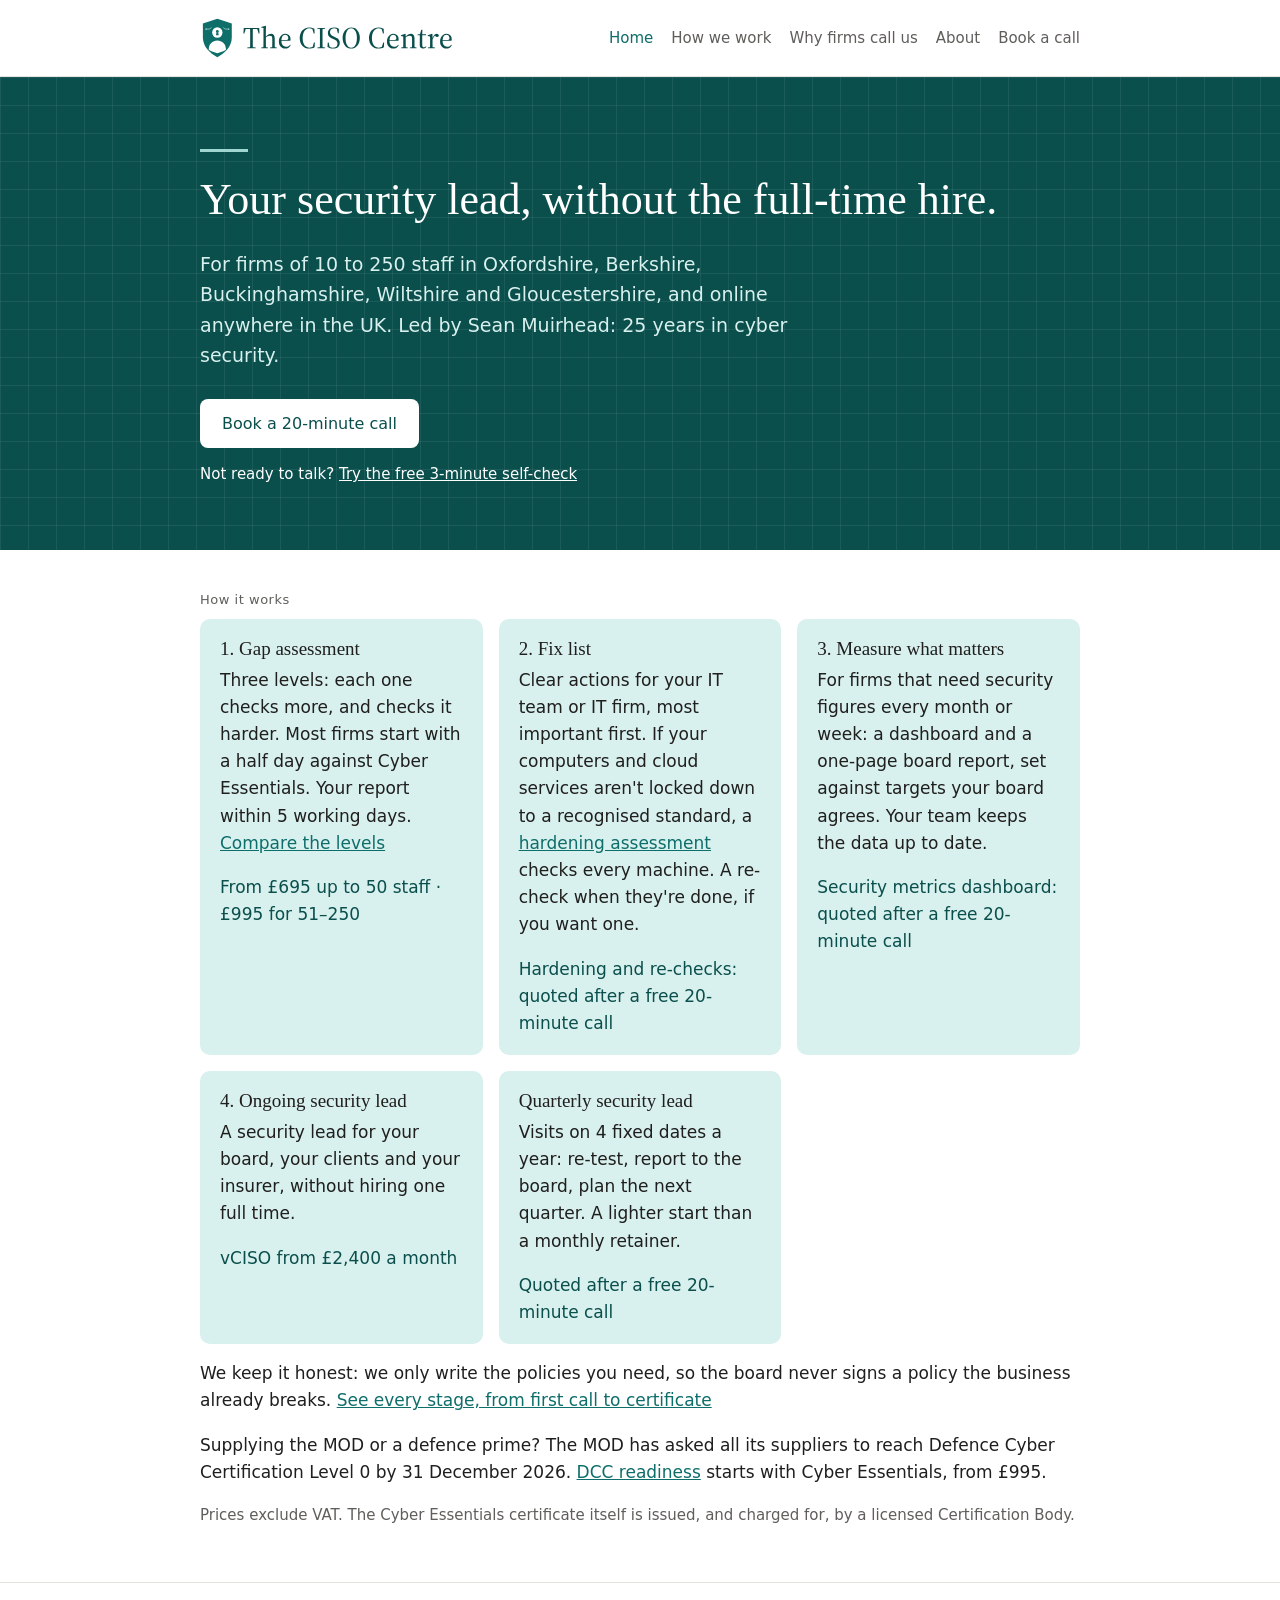
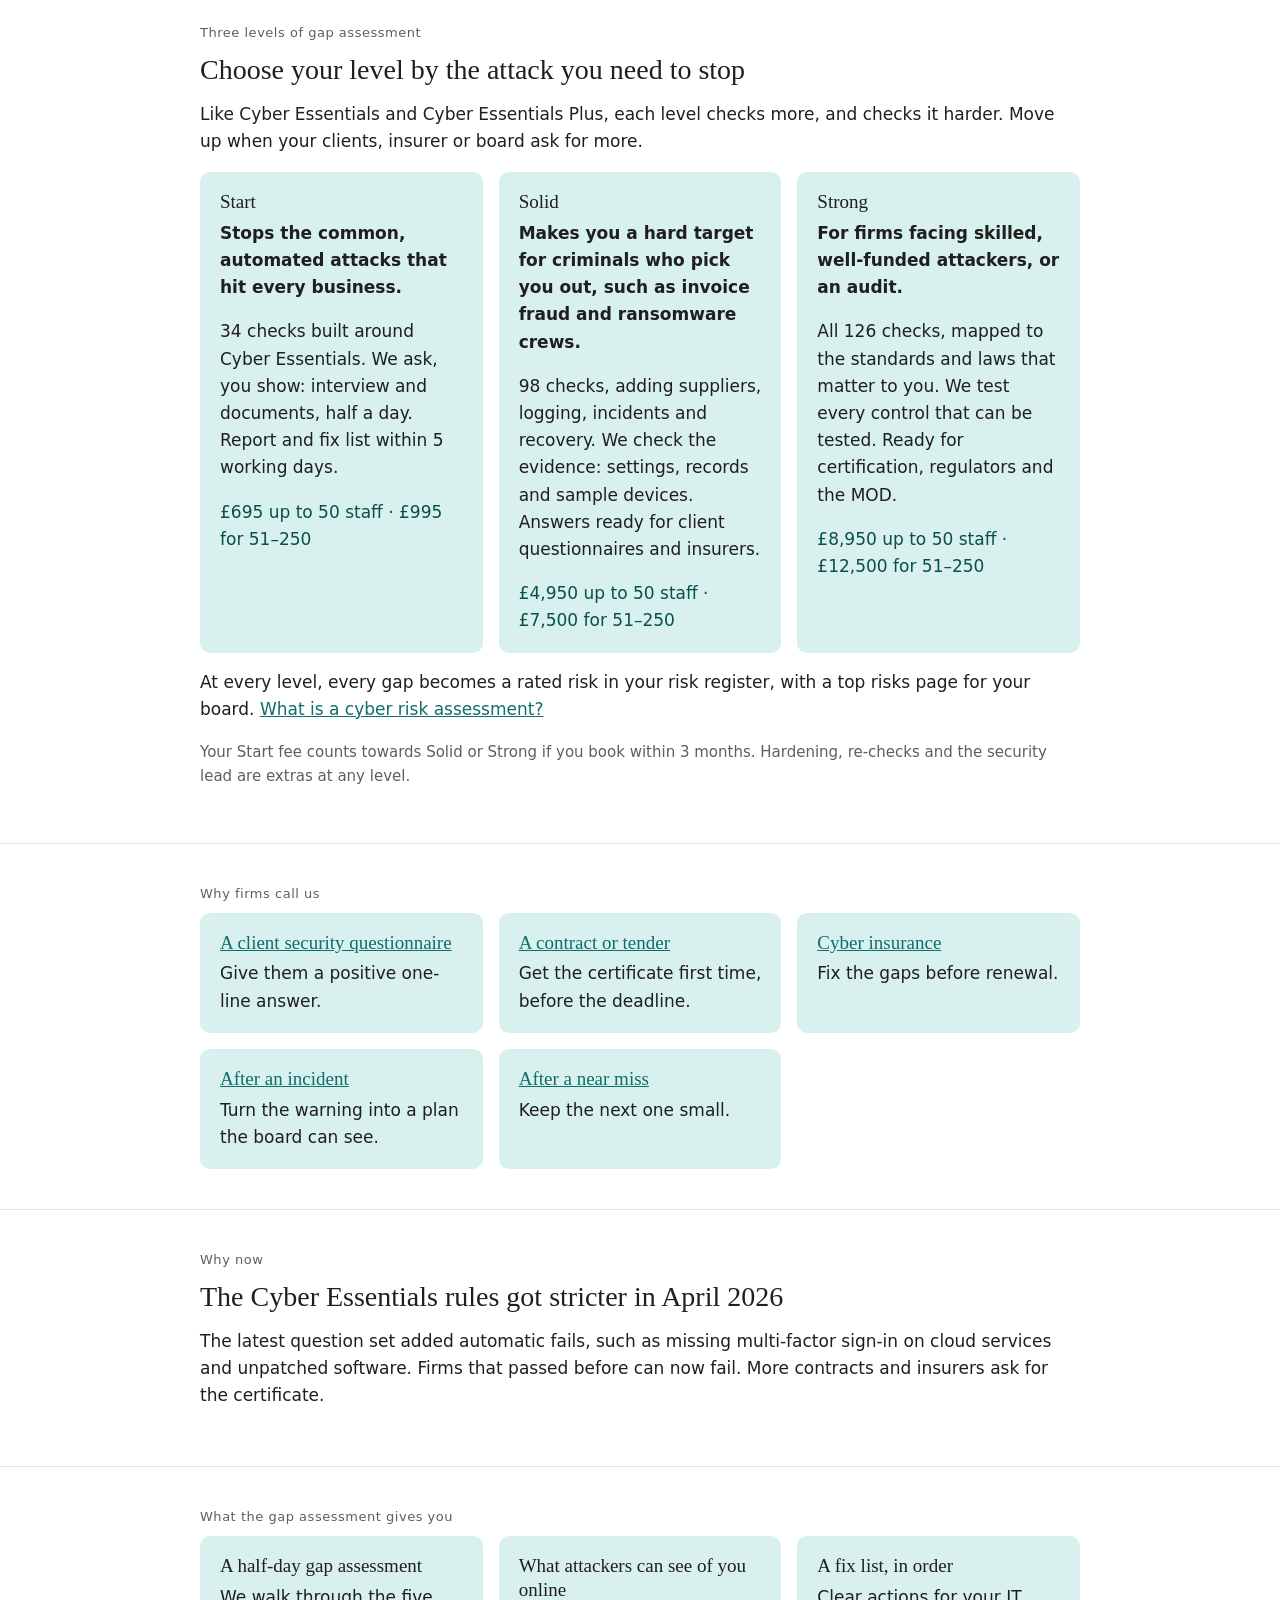
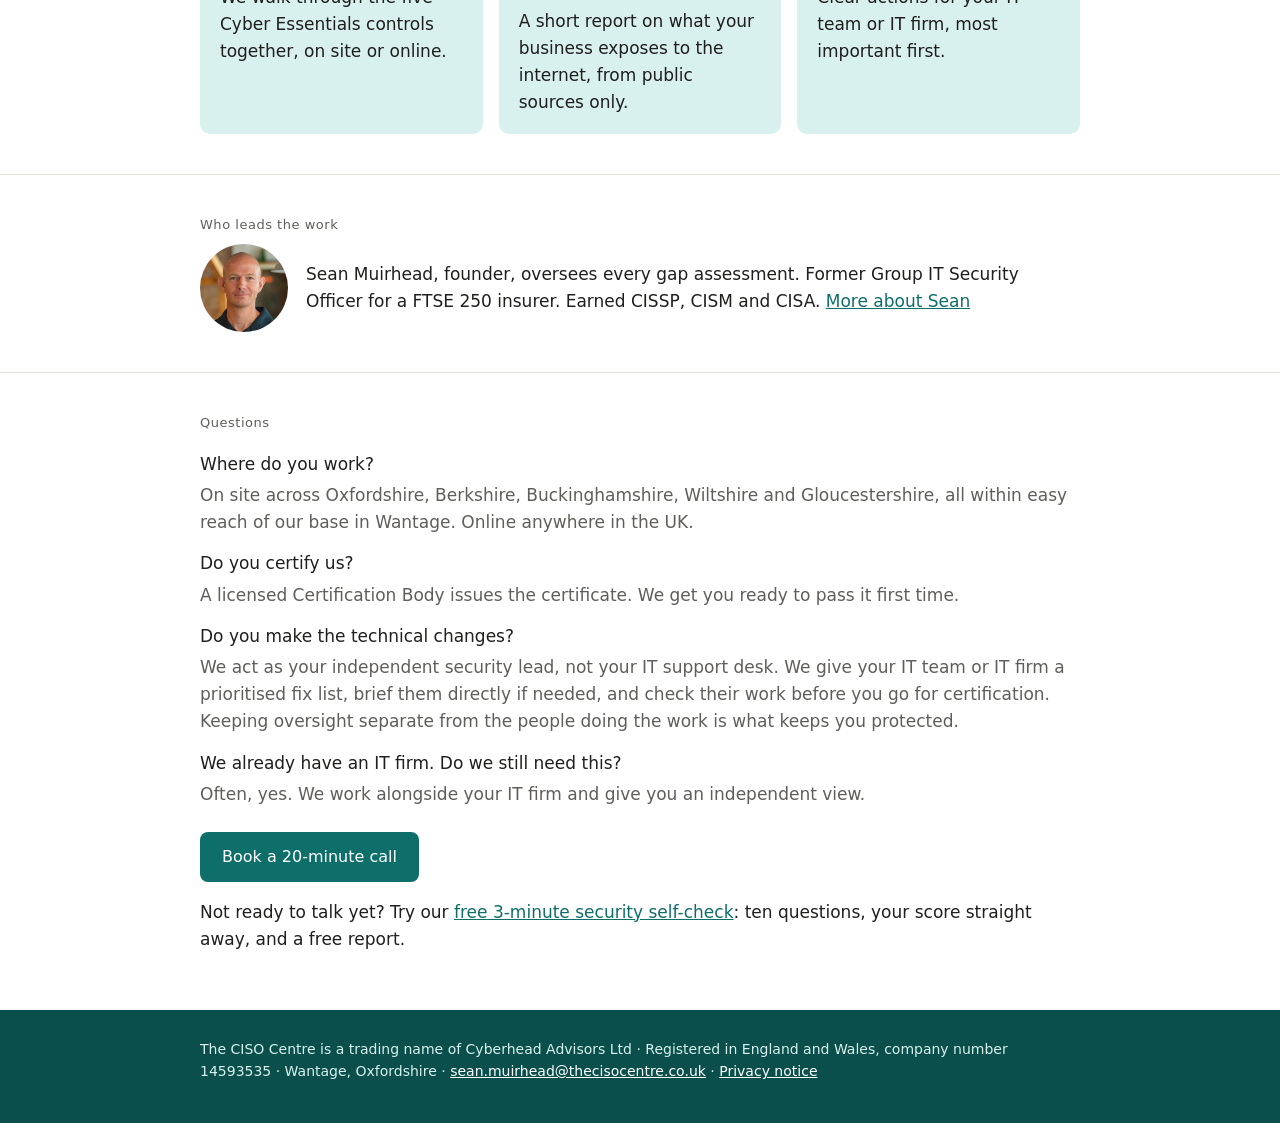
<file: index.html>
<!doctype html>
<html lang="en-GB">
<head>
<meta charset="utf-8">
<meta name="viewport" content="width=device-width, initial-scale=1">
<title>The CISO Centre · Your security lead, without the full-time hire</title>
<link rel="canonical" href="https://thecisocentre.co.uk/">
<meta name="description" content="The CISO Centre: your security lead, without the full-time hire. For firms of 10 to 250 staff in Oxfordshire and nearby counties, and online across the UK. Gap assessment from £695.">
<link rel="stylesheet" href="assets/site.css">
<link rel="icon" type="image/png" sizes="32x32" href="assets/brand/ciso-centre-icon-32.png">
<link rel="apple-touch-icon" href="assets/brand/ciso-centre-icon-180.png">
<script>document.documentElement.classList.add('js')</script>
</head>
<body>
<header class="site-header"><div class="wrap">
  <a class="brand" href="./"><img src="assets/brand/ciso-centre-logo-short.svg" alt="The CISO Centre" height="44"></a>
  <button class="nav-toggle" type="button" aria-controls="site-nav" aria-expanded="false" aria-label="Menu"><span class="nav-toggle-bar"></span><span class="nav-toggle-bar"></span><span class="nav-toggle-bar"></span></button>
  <nav class="nav" id="site-nav" aria-label="Main">
    <a href="./" aria-current="page">Home</a>
    <a href="how-we-work/">How we work</a>
    <a href="./#why">Why firms call us</a>
    <a href="about/">About</a>
    <a href="book/">Book a call</a>
  </nav>
</div></header>

<main>
  <section class="hero"><div class="wrap">
    <div class="hero-rule"></div>
    <h1>Your security lead, without the full-time hire.</h1>
    <p class="lead">For firms of 10 to 250 staff in Oxfordshire, Berkshire, Buckinghamshire, Wiltshire and Gloucestershire, and online anywhere in the UK. Led by Sean Muirhead: 25 years in cyber security.</p>
    <a class="button" data-booking href="book/">Book a 20-minute call</a>
    <p class="hero-alt">Not ready to talk? <a href="https://check.thecisocentre.co.uk/">Try the free 3-minute self-check</a></p>
  </div></section>

  <section class="section"><div class="wrap">
    <p class="section-label">How it works</p>
    <div class="grid-3">
      <div class="tile"><h3>1. Gap assessment</h3><p>Three levels: each one checks more, and checks it harder. Most firms start with a half day against Cyber Essentials. Your report within 5 working days. <a href="#levels">Compare the levels</a></p><p class="price-tag">From £695 up to 50 staff · £995 for 51–250</p></div>
      <div class="tile"><h3>2. Fix list</h3><p>Clear actions for your IT team or IT firm, most important first. If your computers and cloud services aren't locked down to a recognised standard, a <a href="hardening/">hardening assessment</a> checks every machine. A re-check when they're done, if you want one.</p><p class="price-tag">Hardening and re-checks: quoted after a free 20-minute call</p></div>
      <div class="tile"><h3>3. Measure what matters</h3><p>For firms that need security figures every month or week: a dashboard and a one-page board report, set against targets your board agrees. Your team keeps the data up to date.</p><p class="price-tag">Security metrics dashboard: quoted after a free 20-minute call</p></div>
      <div class="tile"><h3>4. Ongoing security lead</h3><p>A security lead for your board, your clients and your insurer, without hiring one full time.</p><p class="price-tag">vCISO from £2,400 a month</p></div>
      <div class="tile"><h3>Quarterly security lead</h3><p>Visits on 4 fixed dates a year: re-test, report to the board, plan the next quarter. A lighter start than a monthly retainer.</p><p class="price-tag">Quoted after a free 20-minute call</p></div>
    </div>
    <p style="margin-top:16px">We keep it honest: we only write the policies you need, so the board never signs a policy the business already breaks. <a href="how-we-work/">See every stage, from first call to certificate</a></p>
    <p style="margin-top:16px">Supplying the MOD or a defence prime? The MOD has asked all its suppliers to reach Defence Cyber Certification Level 0 by 31 December 2026. <a href="how-we-work/">DCC readiness</a> starts with Cyber Essentials, from £995.</p>
    <p class="note" style="margin-top:16px">Prices exclude VAT. The Cyber Essentials certificate itself is issued, and charged for, by a licensed Certification Body.</p>
  </div></section>

  <section class="section" id="levels"><div class="wrap">
    <p class="section-label">Three levels of gap assessment</p>
    <h2>Choose your level by the attack you need to stop</h2>
    <p>Like Cyber Essentials and Cyber Essentials Plus, each level checks more, and checks it harder. Move up when your clients, insurer or board ask for more.</p>
    <div class="grid-3">
      <div class="tile"><h3>Start</h3><p><strong>Stops the common, automated attacks that hit every business.</strong></p><p>34 checks built around Cyber Essentials. We ask, you show: interview and documents, half a day. Report and fix list within 5 working days.</p><p class="price-tag">£695 up to 50 staff · £995 for 51–250</p></div>
      <div class="tile"><h3>Solid</h3><p><strong>Makes you a hard target for criminals who pick you out, such as invoice fraud and ransomware crews.</strong></p><p>98 checks, adding suppliers, logging, incidents and recovery. We check the evidence: settings, records and sample devices. Answers ready for client questionnaires and insurers.</p><p class="price-tag">£4,950 up to 50 staff · £7,500 for 51–250</p></div>
      <div class="tile"><h3>Strong</h3><p><strong>For firms facing skilled, well-funded attackers, or an audit.</strong></p><p>All 126 checks, mapped to the standards and laws that matter to you. We test every control that can be tested. Ready for certification, regulators and the MOD.</p><p class="price-tag">£8,950 up to 50 staff · £12,500 for 51–250</p></div>
    </div>
    <p style="margin-top:16px">At every level, every gap becomes a rated risk in your risk register, with a top risks page for your board. <a href="risk-assessment/">What is a cyber risk assessment?</a></p>
    <p class="note" style="margin-top:16px">Your Start fee counts towards Solid or Strong if you book within 3 months. Hardening, re-checks and the security lead are extras at any level.</p>
  </div></section>

  <section class="section" id="why"><div class="wrap">
    <p class="section-label">Why firms call us</p>
    <div class="grid-3">
      <div class="tile"><h3><a href="questionnaire/">A client security questionnaire</a></h3><p>Give them a positive one-line answer.</p></div>
      <div class="tile"><h3><a href="contracts/">A contract or tender</a></h3><p>Get the certificate first time, before the deadline.</p></div>
      <div class="tile"><h3><a href="insurance/">Cyber insurance</a></h3><p>Fix the gaps before renewal.</p></div>
      <div class="tile"><h3><a href="incident/">After an incident</a></h3><p>Turn the warning into a plan the board can see.</p></div>
      <div class="tile"><h3><a href="near-miss/">After a near miss</a></h3><p>Keep the next one small.</p></div>
    </div>
  </div></section>

  <section class="section"><div class="wrap">
    <p class="section-label">Why now</p>
    <h2>The Cyber Essentials rules got stricter in April 2026</h2>
    <p>The latest question set added automatic fails, such as missing multi-factor sign-in on cloud services and unpatched software. Firms that passed before can now fail. More contracts and insurers ask for the certificate.</p>
  </div></section>

  <section class="section"><div class="wrap">
    <p class="section-label">What the gap assessment gives you</p>
    <div class="grid-3">
      <div class="tile"><h3>A half-day gap assessment</h3><p>We walk through the five Cyber Essentials controls together, on site or online.</p></div>
      <div class="tile"><h3>What attackers can see of you online</h3><p>A short report on what your business exposes to the internet, from public sources only.</p></div>
      <div class="tile"><h3>A fix list, in order</h3><p>Clear actions for your IT team or IT firm, most important first.</p></div>
    </div>
  </div></section>

  <section class="section"><div class="wrap">
    <p class="section-label">Who leads the work</p>
    <div class="person">
      <img class="headshot" src="assets/sean-muirhead.jpg" alt="Sean Muirhead" width="160" height="160">
      <p style="margin:0">Sean Muirhead, founder, oversees every gap assessment. Former Group IT Security Officer for a FTSE 250 insurer. Earned CISSP, CISM and CISA. <a href="about/">More about Sean</a></p>
    </div>
  </div></section>

  <section class="section"><div class="wrap">
    <p class="section-label">Questions</p>
    <dl class="qa">
      <dt>Where do you work?</dt>
      <dd>On site across Oxfordshire, Berkshire, Buckinghamshire, Wiltshire and Gloucestershire, all within easy reach of our base in Wantage. Online anywhere in the UK.</dd>
      <dt>Do you certify us?</dt>
      <dd>A licensed Certification Body issues the certificate. We get you ready to pass it first time.</dd>
      <dt>Do you make the technical changes?</dt>
      <dd>We act as your independent security lead, not your IT support desk. We give your IT team or IT firm a prioritised fix list, brief them directly if needed, and check their work before you go for certification. Keeping oversight separate from the people doing the work is what keeps you protected.</dd>
      <dt>We already have an IT firm. Do we still need this?</dt>
      <dd>Often, yes. We work alongside your IT firm and give you an independent view.</dd>
    </dl>
    <p style="margin-top:24px"><a class="button" data-booking href="book/">Book a 20-minute call</a></p>
    <p>Not ready to talk yet? Try our <a href="https://check.thecisocentre.co.uk/">free 3-minute security self-check</a>: ten questions, your score straight away, and a free report.</p>
  </div></section>
</main>

<footer class="site-footer"><div class="wrap">
  <p>The CISO Centre is a trading name of Cyberhead Advisors Ltd · Registered in England and Wales, company number 14593535 · Wantage, Oxfordshire · <a href="mailto:sean.muirhead@thecisocentre.co.uk">sean.muirhead@thecisocentre.co.uk</a> · <a href="privacy/">Privacy notice</a></p>
</div></footer>
<script src="assets/nav.js" defer></script>
</body>
</html>
</file>
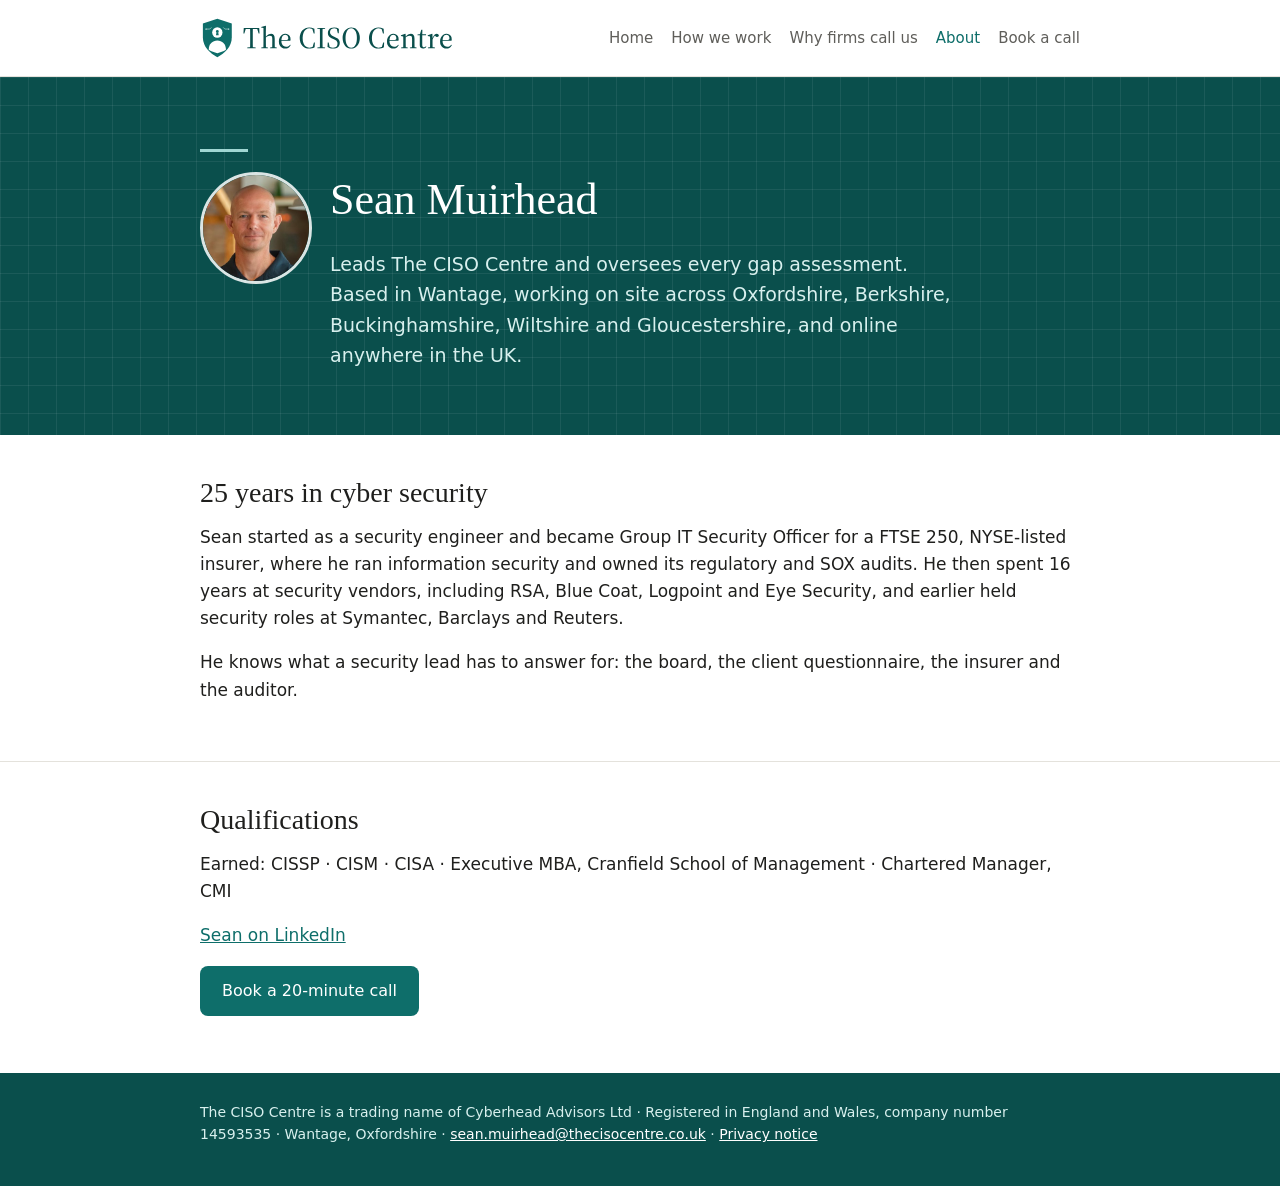
<file: about/index.html>
<!doctype html>
<html lang="en-GB">
<head>
<meta charset="utf-8">
<meta name="viewport" content="width=device-width, initial-scale=1">
<title>About Sean Muirhead · The CISO Centre</title>
<link rel="canonical" href="https://thecisocentre.co.uk/about/">
<meta name="description" content="Sean Muirhead leads The CISO Centre: 25 years in cyber security, former Group IT Security Officer for a FTSE 250 insurer. Earned CISSP, CISM and CISA.">
<link rel="stylesheet" href="../assets/site.css">
<link rel="icon" type="image/png" sizes="32x32" href="../assets/brand/ciso-centre-icon-32.png">
<link rel="apple-touch-icon" href="../assets/brand/ciso-centre-icon-180.png">
<script>document.documentElement.classList.add('js')</script>
</head>
<body>
<header class="site-header"><div class="wrap">
  <a class="brand" href="../"><img src="../assets/brand/ciso-centre-logo-short.svg" alt="The CISO Centre" height="44"></a>
  <button class="nav-toggle" type="button" aria-controls="site-nav" aria-expanded="false" aria-label="Menu"><span class="nav-toggle-bar"></span><span class="nav-toggle-bar"></span><span class="nav-toggle-bar"></span></button>
  <nav class="nav" id="site-nav" aria-label="Main">
    <a href="../">Home</a>
    <a href="../how-we-work/">How we work</a>
    <a href="../#why">Why firms call us</a>
    <a href="../about/" aria-current="page">About</a>
    <a href="../book/">Book a call</a>
  </nav>
</div></header>

<main>
  <section class="hero"><div class="wrap">
    <div class="hero-rule"></div>
    <div class="person">
      <img class="headshot" src="../assets/sean-muirhead.jpg" alt="Sean Muirhead" width="160" height="160">
      <div>
        <h1>Sean Muirhead</h1>
        <p class="lead" style="margin-bottom:0">Leads The CISO Centre and oversees every gap assessment. Based in Wantage, working on site across Oxfordshire, Berkshire, Buckinghamshire, Wiltshire and Gloucestershire, and online anywhere in the UK.</p>
      </div>
    </div>
  </div></section>

  <section class="section"><div class="wrap">
    <h2>25 years in cyber security</h2>
    <p>Sean started as a security engineer and became Group IT Security Officer for a FTSE 250, NYSE-listed insurer, where he ran information security and owned its regulatory and SOX audits. He then spent 16 years at security vendors, including RSA, Blue Coat, Logpoint and Eye Security, and earlier held security roles at Symantec, Barclays and Reuters.</p>
    <p>He knows what a security lead has to answer for: the board, the client questionnaire, the insurer and the auditor.</p>
  </div></section>

  <section class="section"><div class="wrap">
    <h2>Qualifications</h2>
    <p>Earned: CISSP · CISM · CISA · Executive MBA, Cranfield School of Management · Chartered Manager, CMI</p>
    <p><a href="https://www.linkedin.com/in/seanmuirhead/">Sean on LinkedIn</a></p>
    <p><a class="button" data-booking href="../book/">Book a 20-minute call</a></p>
  </div></section>
</main>

<footer class="site-footer"><div class="wrap">
  <p>The CISO Centre is a trading name of Cyberhead Advisors Ltd · Registered in England and Wales, company number 14593535 · Wantage, Oxfordshire · <a href="mailto:sean.muirhead@thecisocentre.co.uk">sean.muirhead@thecisocentre.co.uk</a> · <a href="../privacy/">Privacy notice</a></p>
</div></footer>
<script src="../assets/nav.js" defer></script>
</body>
</html>
</file>
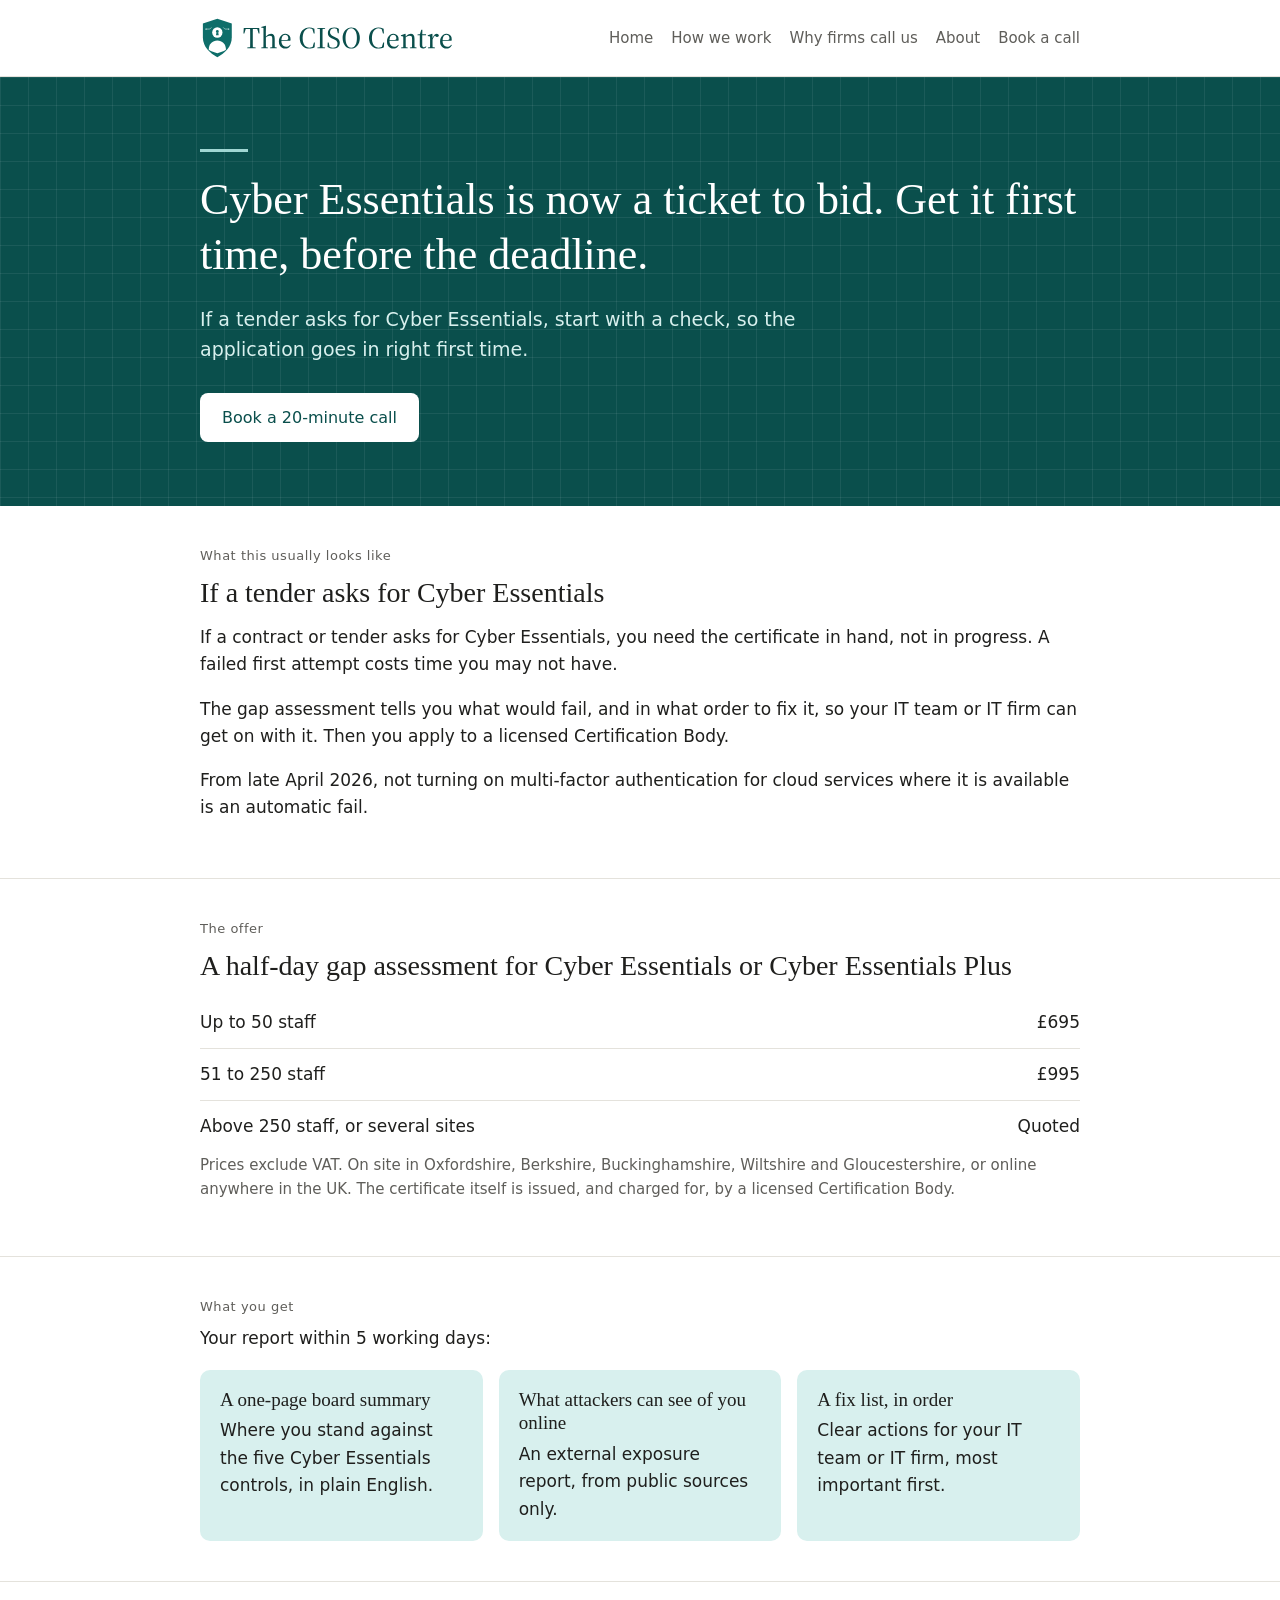
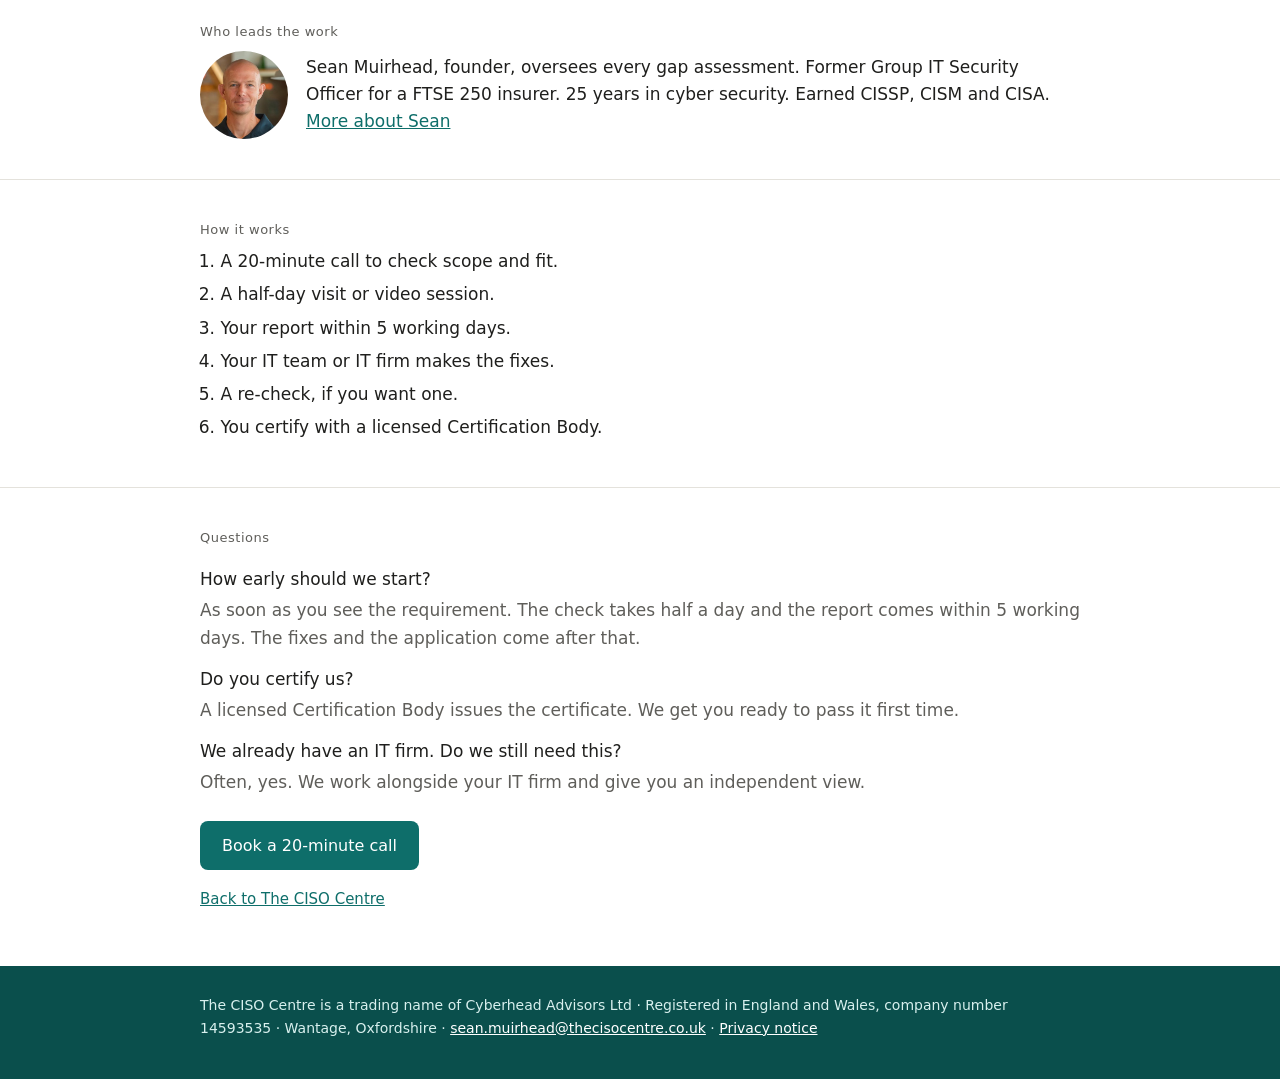
<file: contracts/index.html>
<!doctype html>
<html lang="en-GB">
<head>
<meta charset="utf-8">
<meta name="viewport" content="width=device-width, initial-scale=1">
<title>Contract needs Cyber Essentials · The CISO Centre</title>
<link rel="canonical" href="https://thecisocentre.co.uk/contracts/">
<meta name="description" content="Contract or tender asks for Cyber Essentials? A half-day gap assessment from £695, in Oxfordshire and nearby counties or online.">
<link rel="stylesheet" href="../assets/site.css">
<link rel="icon" type="image/png" sizes="32x32" href="../assets/brand/ciso-centre-icon-32.png">
<link rel="apple-touch-icon" href="../assets/brand/ciso-centre-icon-180.png">
<script>document.documentElement.classList.add('js')</script>
</head>
<body>
<header class="site-header"><div class="wrap">
  <a class="brand" href="../"><img src="../assets/brand/ciso-centre-logo-short.svg" alt="The CISO Centre" height="44"></a>
  <button class="nav-toggle" type="button" aria-controls="site-nav" aria-expanded="false" aria-label="Menu"><span class="nav-toggle-bar"></span><span class="nav-toggle-bar"></span><span class="nav-toggle-bar"></span></button>
  <nav class="nav" id="site-nav" aria-label="Main">
    <a href="../">Home</a>
    <a href="../how-we-work/">How we work</a>
    <a href="../#why">Why firms call us</a>
    <a href="../about/">About</a>
    <a href="../book/">Book a call</a>
  </nav>
</div></header>

<main>
  <section class="hero"><div class="wrap">
    <div class="hero-rule"></div>
    <h1>Cyber Essentials is now a ticket to bid. Get it first time, before the deadline.</h1>
    <p class="lead">If a tender asks for Cyber Essentials, start with a check, so the application goes in right first time.</p>
    <a class="button" data-booking href="../book/">Book a 20-minute call</a>
  </div></section>

  <section class="section"><div class="wrap">
    <p class="section-label">What this usually looks like</p>
    <h2>If a tender asks for Cyber Essentials</h2>
    <p>If a contract or tender asks for Cyber Essentials, you need the certificate in hand, not in progress. A failed first attempt costs time you may not have.</p>
    <p>The gap assessment tells you what would fail, and in what order to fix it, so your IT team or IT firm can get on with it. Then you apply to a licensed Certification Body.</p>
    <p>From late April 2026, not turning on multi-factor authentication for cloud services where it is available is an automatic fail.</p>
  </div></section>

  <section class="section"><div class="wrap">
    <p class="section-label">The offer</p>
    <h2>A half-day gap assessment for Cyber Essentials or Cyber Essentials Plus</h2>
    <ul class="price-list">
      <li><span>Up to 50 staff</span><span class="price">£695</span></li>
      <li><span>51 to 250 staff</span><span class="price">£995</span></li>
      <li><span>Above 250 staff, or several sites</span><span class="price">Quoted</span></li>
    </ul>
    <p class="note">Prices exclude VAT. On site in Oxfordshire, Berkshire, Buckinghamshire, Wiltshire and Gloucestershire, or online anywhere in the UK. The certificate itself is issued, and charged for, by a licensed Certification Body.</p>
  </div></section>

  <section class="section"><div class="wrap">
    <p class="section-label">What you get</p>
    <p>Your report within 5 working days:</p>
    <div class="grid-3">
      <div class="tile"><h3>A one-page board summary</h3><p>Where you stand against the five Cyber Essentials controls, in plain English.</p></div>
      <div class="tile"><h3>What attackers can see of you online</h3><p>An external exposure report, from public sources only.</p></div>
      <div class="tile"><h3>A fix list, in order</h3><p>Clear actions for your IT team or IT firm, most important first.</p></div>
    </div>
  </div></section>

  <section class="section"><div class="wrap">
    <p class="section-label">Who leads the work</p>
    <div class="person">
      <img class="headshot" src="../assets/sean-muirhead.jpg" alt="Sean Muirhead" width="160" height="160">
      <p style="margin:0">Sean Muirhead, founder, oversees every gap assessment. Former Group IT Security Officer for a FTSE 250 insurer. 25 years in cyber security. Earned CISSP, CISM and CISA. <a href="../about/">More about Sean</a></p>
    </div>
  </div></section>

  <section class="section"><div class="wrap">
    <p class="section-label">How it works</p>
    <ol class="steps">
      <li>A 20-minute call to check scope and fit.</li>
      <li>A half-day visit or video session.</li>
      <li>Your report within 5 working days.</li>
      <li>Your IT team or IT firm makes the fixes.</li>
      <li>A re-check, if you want one.</li>
      <li>You certify with a licensed Certification Body.</li>
    </ol>
  </div></section>

  <section class="section"><div class="wrap">
    <p class="section-label">Questions</p>
    <dl class="qa">
      <dt>How early should we start?</dt>
      <dd>As soon as you see the requirement. The check takes half a day and the report comes within 5 working days. The fixes and the application come after that.</dd>
      <dt>Do you certify us?</dt>
      <dd>A licensed Certification Body issues the certificate. We get you ready to pass it first time.</dd>
      <dt>We already have an IT firm. Do we still need this?</dt>
      <dd>Often, yes. We work alongside your IT firm and give you an independent view.</dd>
    </dl>
    <p style="margin-top:24px"><a class="button" data-booking href="../book/">Book a 20-minute call</a></p>
    <p class="note"><a href="../">Back to The CISO Centre</a></p>
  </div></section>
</main>

<footer class="site-footer"><div class="wrap">
  <p>The CISO Centre is a trading name of Cyberhead Advisors Ltd · Registered in England and Wales, company number 14593535 · Wantage, Oxfordshire · <a href="mailto:sean.muirhead@thecisocentre.co.uk">sean.muirhead@thecisocentre.co.uk</a> · <a href="../privacy/">Privacy notice</a></p>
</div></footer>
<script src="../assets/nav.js" defer></script>
</body>
</html>
</file>
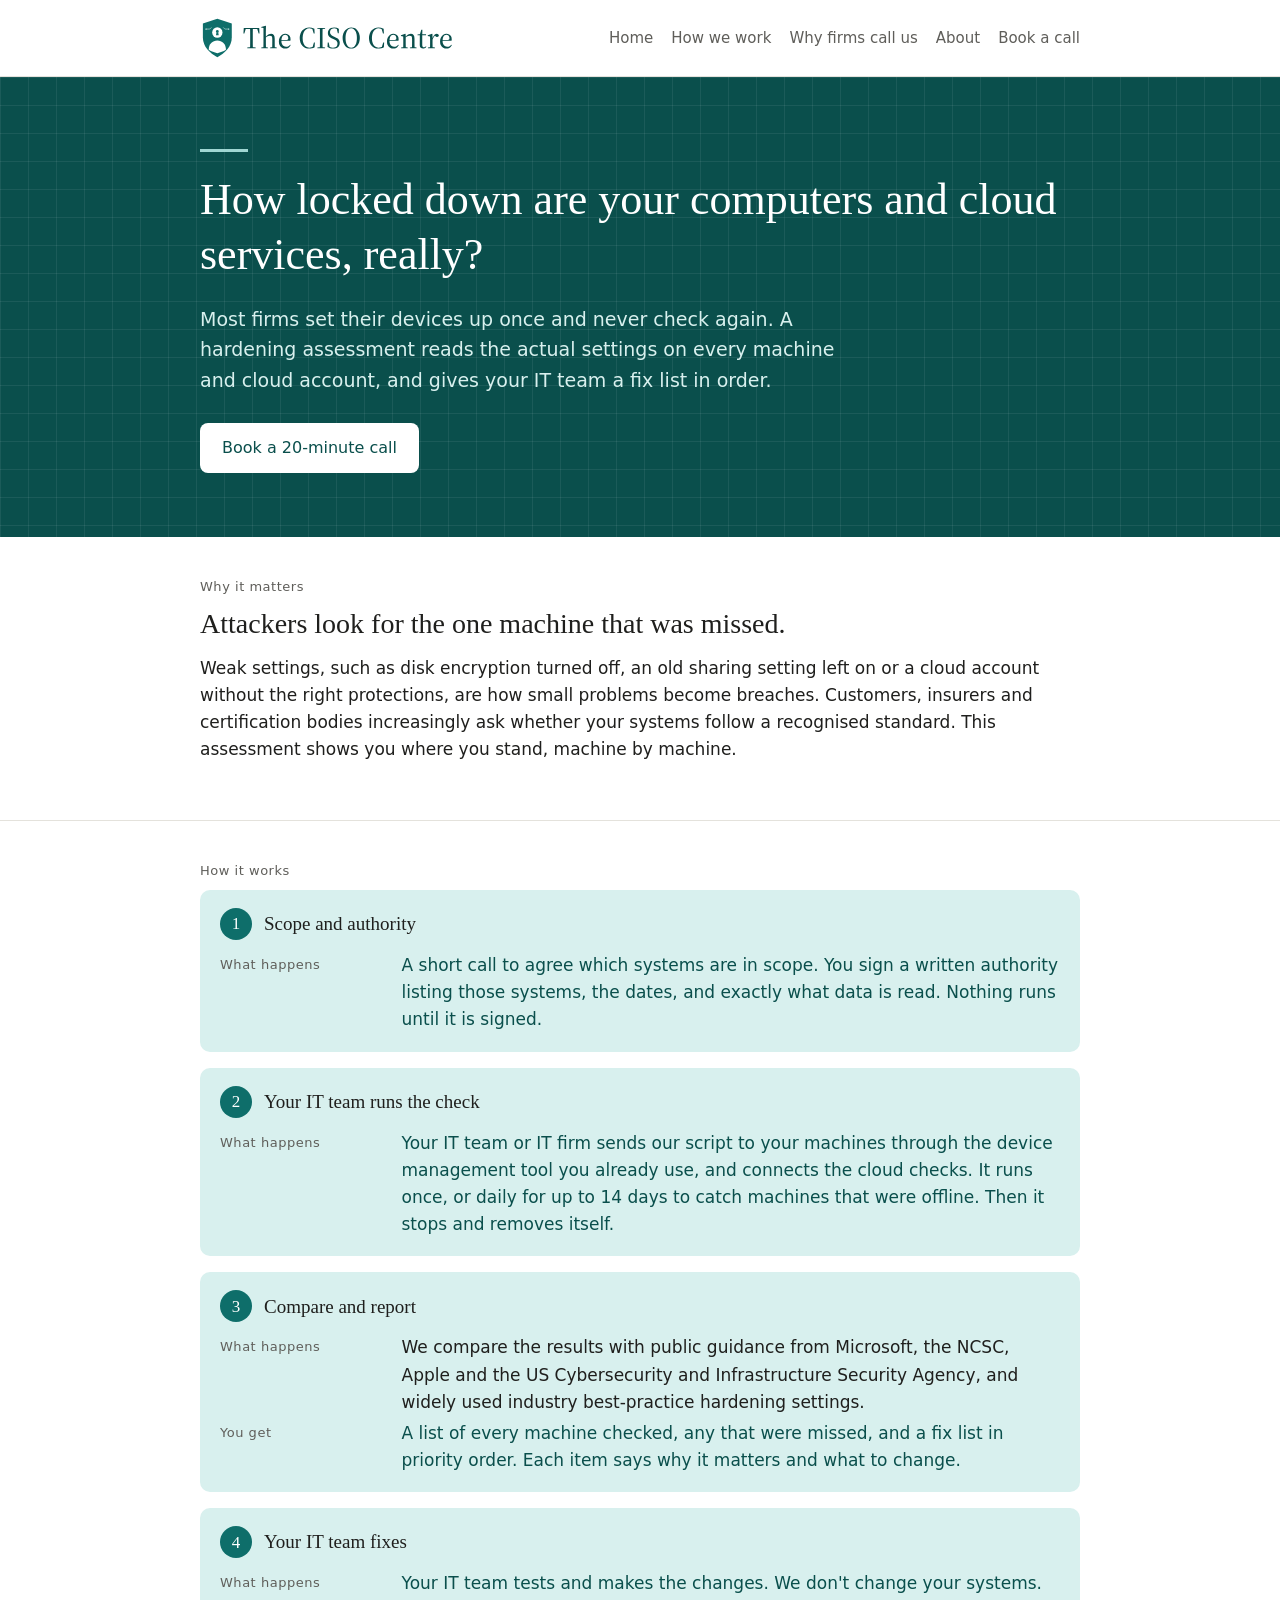
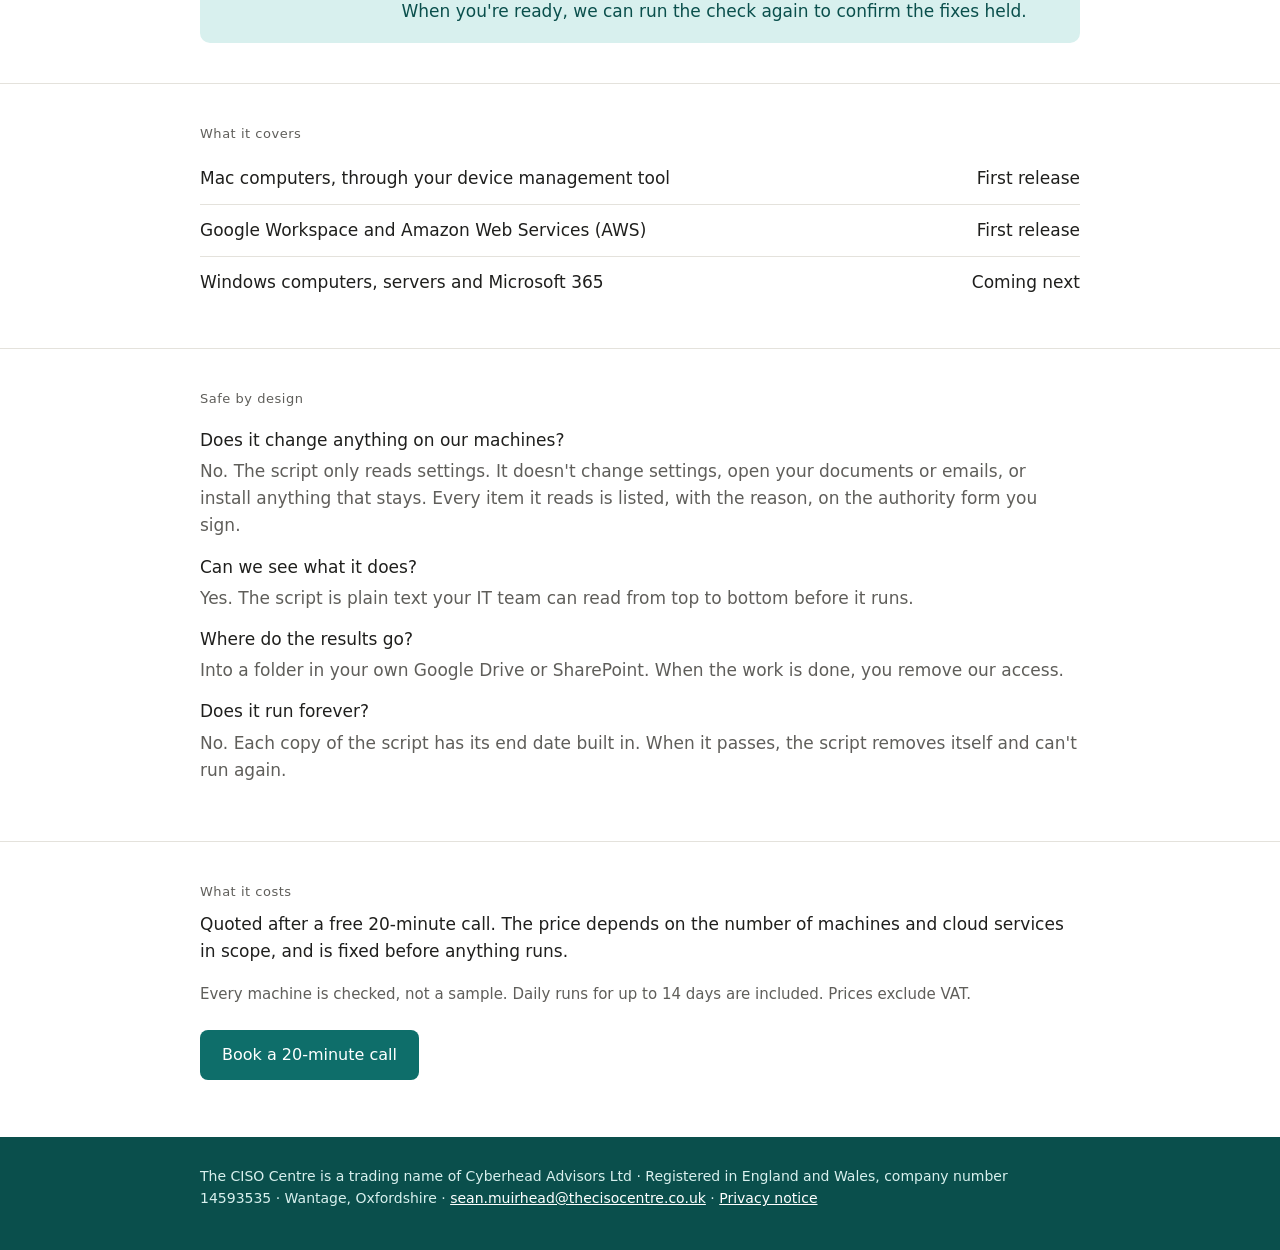
<file: hardening/index.html>
<!doctype html>
<html lang="en-GB">
<head>
<meta charset="utf-8">
<meta name="viewport" content="width=device-width, initial-scale=1">
<title>Hardening assessment: how locked down are your systems? · The CISO Centre</title>
<link rel="canonical" href="https://thecisocentre.co.uk/hardening/">
<meta name="description" content="A one-off check of how locked down your computers and cloud services are, against public guidance from Microsoft, the NCSC, Apple and the US cyber security agency, with a fix list for your IT team.">
<link rel="stylesheet" href="../assets/site.css">
<link rel="icon" type="image/png" sizes="32x32" href="../assets/brand/ciso-centre-icon-32.png">
<link rel="apple-touch-icon" href="../assets/brand/ciso-centre-icon-180.png">
<script>document.documentElement.classList.add('js')</script>
</head>
<body>
<header class="site-header"><div class="wrap">
  <a class="brand" href="../"><img src="../assets/brand/ciso-centre-logo-short.svg" alt="The CISO Centre" height="44"></a>
  <button class="nav-toggle" type="button" aria-controls="site-nav" aria-expanded="false" aria-label="Menu"><span class="nav-toggle-bar"></span><span class="nav-toggle-bar"></span><span class="nav-toggle-bar"></span></button>
  <nav class="nav" id="site-nav" aria-label="Main">
    <a href="../">Home</a>
    <a href="../how-we-work/">How we work</a>
    <a href="../#why">Why firms call us</a>
    <a href="../about/">About</a>
    <a href="../book/">Book a call</a>
  </nav>
</div></header>

<main>
  <section class="hero"><div class="wrap">
    <div class="hero-rule"></div>
    <h1>How locked down are your computers and cloud services, really?</h1>
    <p class="lead">Most firms set their devices up once and never check again. A hardening assessment reads the actual settings on every machine and cloud account, and gives your IT team a fix list in order.</p>
    <a class="button" data-booking href="../book/">Book a 20-minute call</a>
  </div></section>

  <section class="section"><div class="wrap">
    <p class="section-label">Why it matters</p>
    <h2>Attackers look for the one machine that was missed.</h2>
    <p>Weak settings, such as disk encryption turned off, an old sharing setting left on or a cloud account without the right protections, are how small problems become breaches. Customers, insurers and certification bodies increasingly ask whether your systems follow a recognised standard. This assessment shows you where you stand, machine by machine.</p>
  </div></section>

  <section class="section"><div class="wrap">
    <p class="section-label">How it works</p>
    <ol class="flow">
      <li class="flow-stage">
        <h3><span class="flow-num">1</span>Scope and authority</h3>
        <dl class="flow-parts">
          <dt>What happens</dt><dd>A short call to agree which systems are in scope. You sign a written authority listing those systems, the dates, and exactly what data is read. Nothing runs until it is signed.</dd>
        </dl>
      </li>
      <li class="flow-stage">
        <h3><span class="flow-num">2</span>Your IT team runs the check</h3>
        <dl class="flow-parts">
          <dt>What happens</dt><dd>Your IT team or IT firm sends our script to your machines through the device management tool you already use, and connects the cloud checks. It runs once, or daily for up to 14 days to catch machines that were offline. Then it stops and removes itself.</dd>
        </dl>
      </li>
      <li class="flow-stage">
        <h3><span class="flow-num">3</span>Compare and report</h3>
        <dl class="flow-parts">
          <dt>What happens</dt><dd>We compare the results with public guidance from Microsoft, the NCSC, Apple and the US Cybersecurity and Infrastructure Security Agency, and widely used industry best-practice hardening settings.</dd>
          <dt>You get</dt><dd>A list of every machine checked, any that were missed, and a fix list in priority order. Each item says why it matters and what to change.</dd>
        </dl>
      </li>
      <li class="flow-stage">
        <h3><span class="flow-num">4</span>Your IT team fixes</h3>
        <dl class="flow-parts">
          <dt>What happens</dt><dd>Your IT team tests and makes the changes. We don't change your systems. When you're ready, we can run the check again to confirm the fixes held.</dd>
        </dl>
      </li>
    </ol>
  </div></section>

  <section class="section"><div class="wrap">
    <p class="section-label">What it covers</p>
    <ul class="price-list">
      <li><span>Mac computers, through your device management tool</span><span class="price">First release</span></li>
      <li><span>Google Workspace and Amazon Web Services (AWS)</span><span class="price">First release</span></li>
      <li><span>Windows computers, servers and Microsoft 365</span><span class="price">Coming next</span></li>
    </ul>
  </div></section>

  <section class="section"><div class="wrap">
    <p class="section-label">Safe by design</p>
    <dl class="qa">
      <dt>Does it change anything on our machines?</dt>
      <dd>No. The script only reads settings. It doesn't change settings, open your documents or emails, or install anything that stays. Every item it reads is listed, with the reason, on the authority form you sign.</dd>
      <dt>Can we see what it does?</dt>
      <dd>Yes. The script is plain text your IT team can read from top to bottom before it runs.</dd>
      <dt>Where do the results go?</dt>
      <dd>Into a folder in your own Google Drive or SharePoint. When the work is done, you remove our access.</dd>
      <dt>Does it run forever?</dt>
      <dd>No. Each copy of the script has its end date built in. When it passes, the script removes itself and can't run again.</dd>
    </dl>
  </div></section>

  <section class="section"><div class="wrap">
    <p class="section-label">What it costs</p>
    <p>Quoted after a free 20-minute call. The price depends on the number of machines and cloud services in scope, and is fixed before anything runs.</p>
    <p class="note" style="margin-top:16px">Every machine is checked, not a sample. Daily runs for up to 14 days are included. Prices exclude VAT.</p>
    <p style="margin-top:24px"><a class="button" data-booking href="../book/">Book a 20-minute call</a></p>
  </div></section>
</main>

<footer class="site-footer"><div class="wrap">
  <p>The CISO Centre is a trading name of Cyberhead Advisors Ltd · Registered in England and Wales, company number 14593535 · Wantage, Oxfordshire · <a href="mailto:sean.muirhead@thecisocentre.co.uk">sean.muirhead@thecisocentre.co.uk</a> · <a href="../privacy/">Privacy notice</a></p>
</div></footer>
<script src="../assets/nav.js" defer></script>
</body>
</html>
</file>
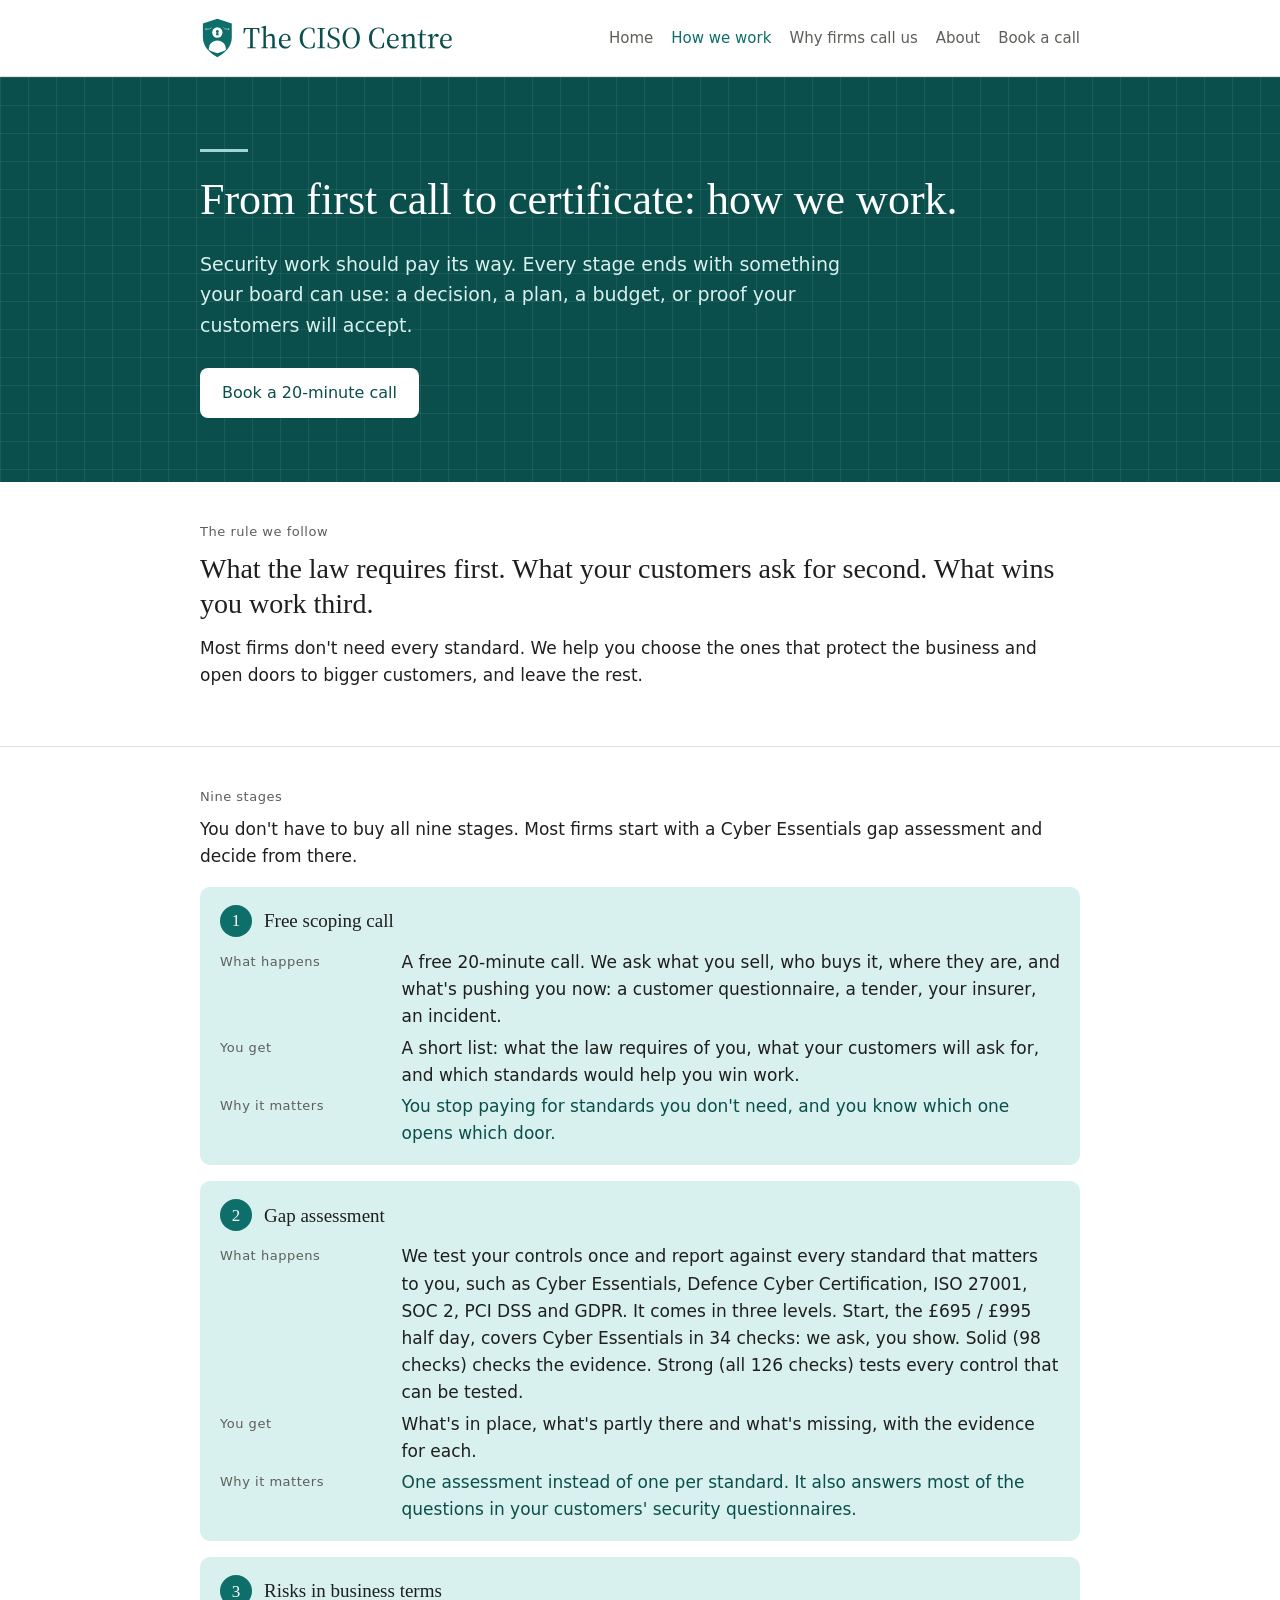
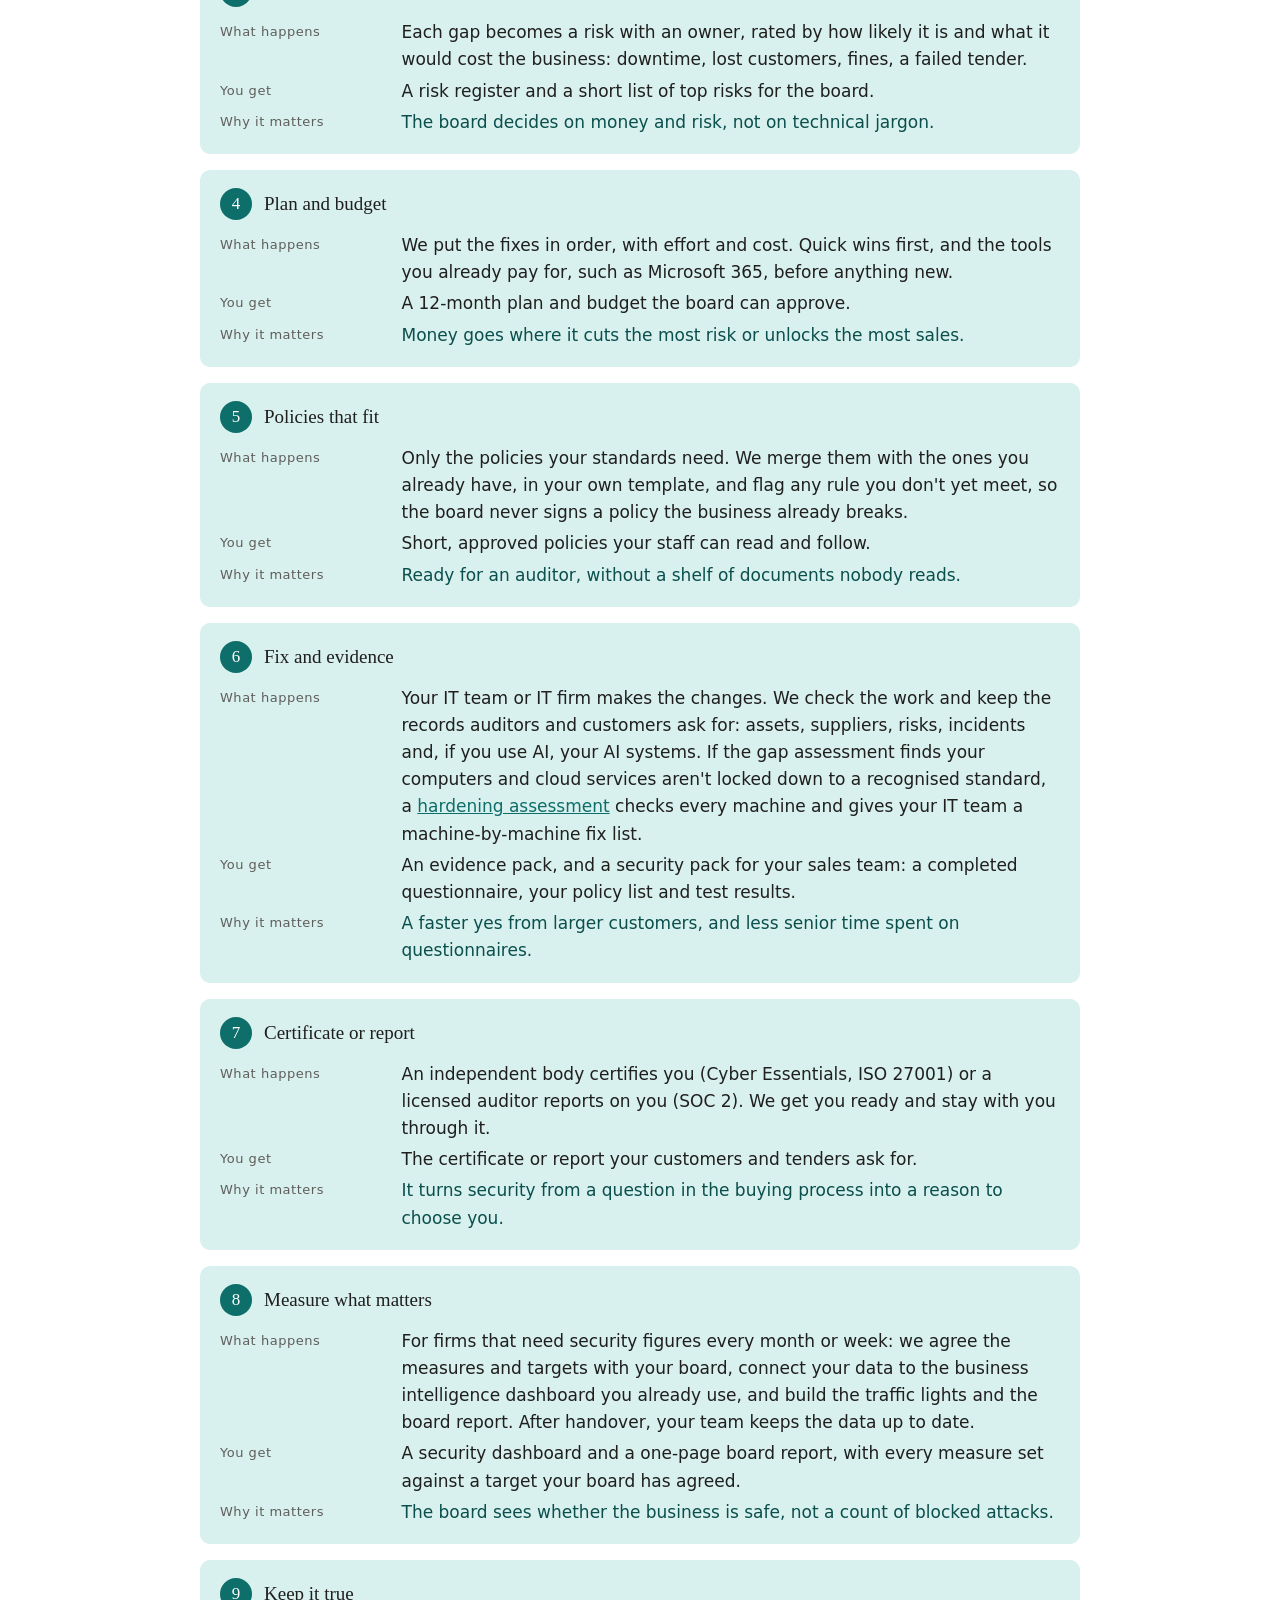
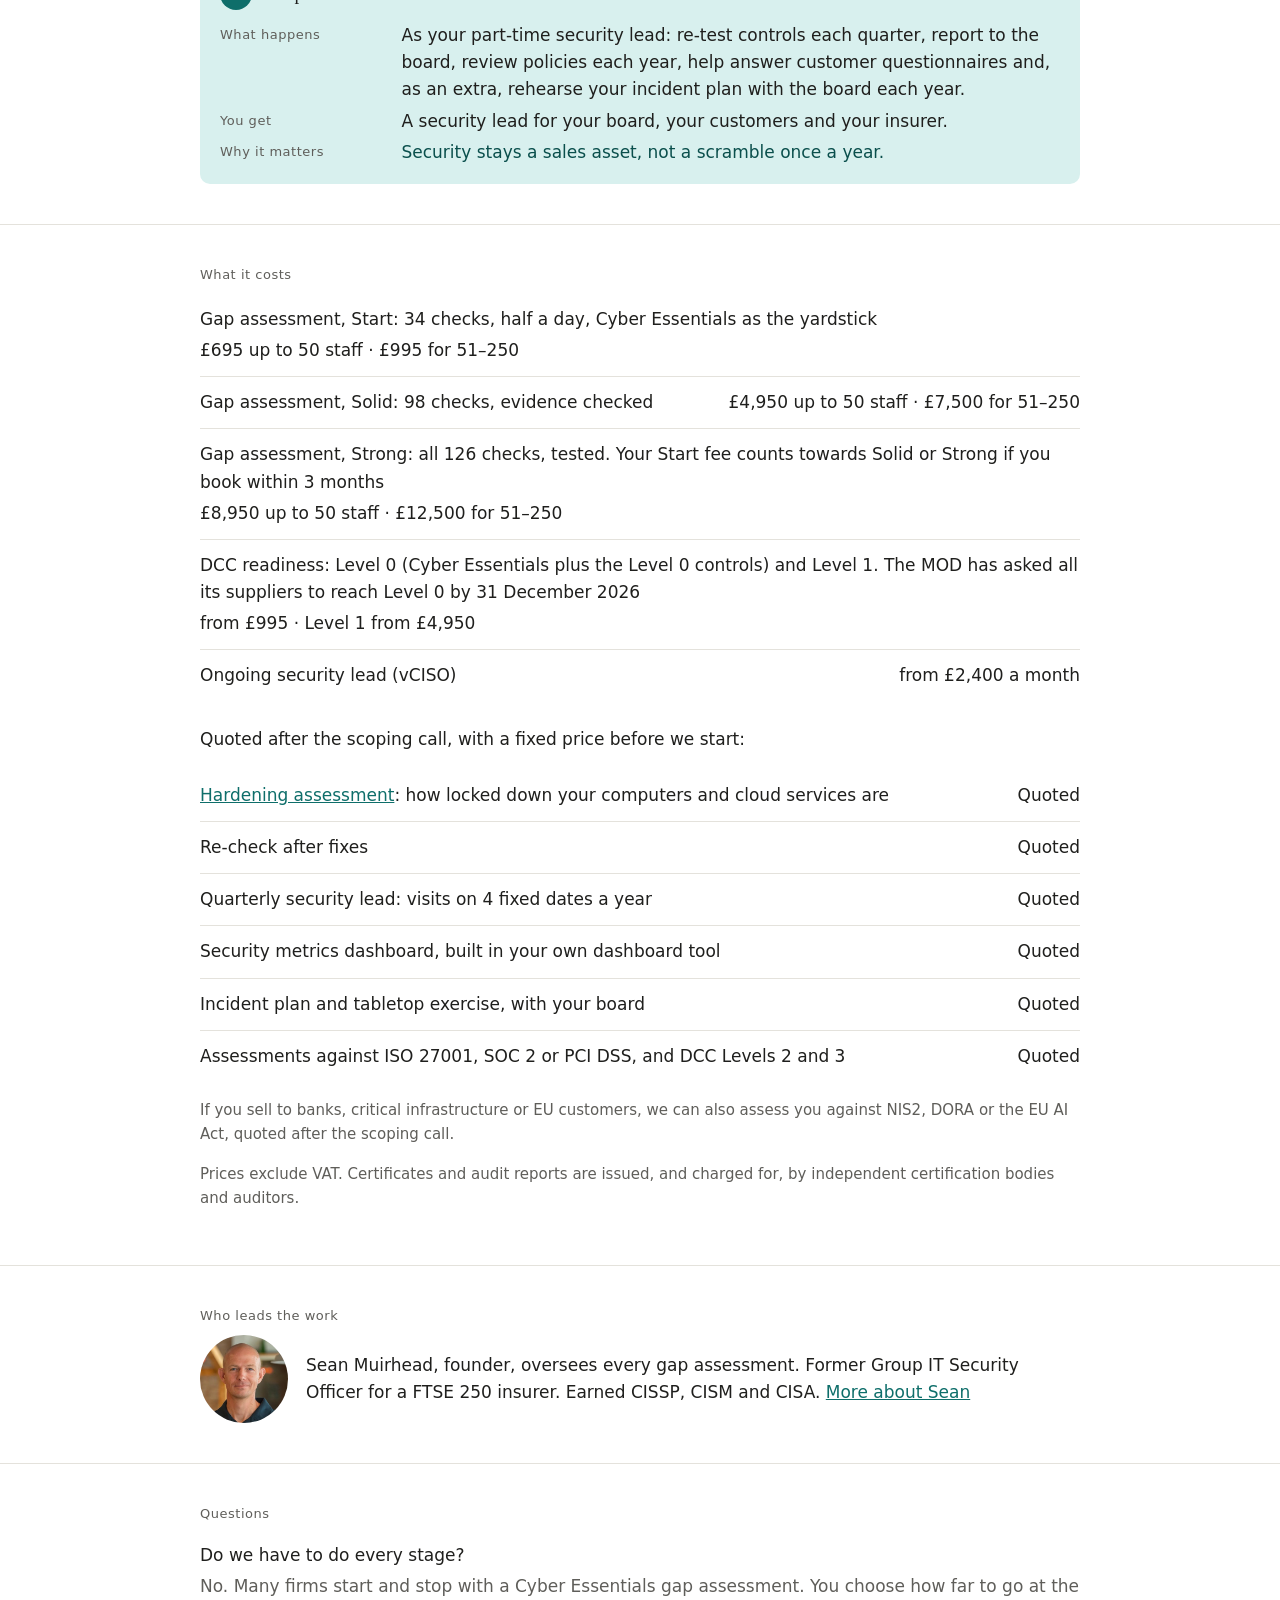
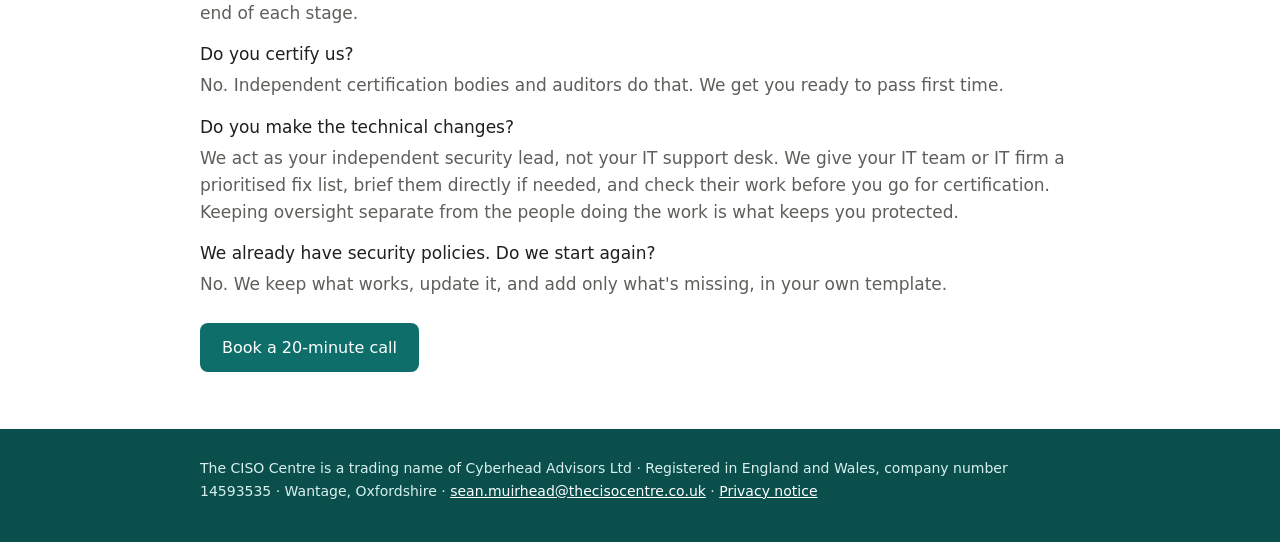
<file: how-we-work/index.html>
<!doctype html>
<html lang="en-GB">
<head>
<meta charset="utf-8">
<meta name="viewport" content="width=device-width, initial-scale=1">
<title>How we work: from first call to certificate · The CISO Centre</title>
<link rel="canonical" href="https://thecisocentre.co.uk/how-we-work/">
<meta name="description" content="How a gap assessment and security lead engagement works, stage by stage, and what each stage gives your business. From a short call to a certificate.">
<link rel="stylesheet" href="../assets/site.css">
<link rel="icon" type="image/png" sizes="32x32" href="../assets/brand/ciso-centre-icon-32.png">
<link rel="apple-touch-icon" href="../assets/brand/ciso-centre-icon-180.png">
<script>document.documentElement.classList.add('js')</script>
</head>
<body>
<header class="site-header"><div class="wrap">
  <a class="brand" href="../"><img src="../assets/brand/ciso-centre-logo-short.svg" alt="The CISO Centre" height="44"></a>
  <button class="nav-toggle" type="button" aria-controls="site-nav" aria-expanded="false" aria-label="Menu"><span class="nav-toggle-bar"></span><span class="nav-toggle-bar"></span><span class="nav-toggle-bar"></span></button>
  <nav class="nav" id="site-nav" aria-label="Main">
    <a href="../">Home</a>
    <a href="../how-we-work/" aria-current="page">How we work</a>
    <a href="../#why">Why firms call us</a>
    <a href="../about/">About</a>
    <a href="../book/">Book a call</a>
  </nav>
</div></header>

<main>
  <section class="hero"><div class="wrap">
    <div class="hero-rule"></div>
    <h1>From first call to certificate: how we work.</h1>
    <p class="lead">Security work should pay its way. Every stage ends with something your board can use: a decision, a plan, a budget, or proof your customers will accept.</p>
    <a class="button" data-booking href="../book/">Book a 20-minute call</a>
  </div></section>

  <section class="section"><div class="wrap">
    <p class="section-label">The rule we follow</p>
    <h2>What the law requires first. What your customers ask for second. What wins you work third.</h2>
    <p>Most firms don't need every standard. We help you choose the ones that protect the business and open doors to bigger customers, and leave the rest.</p>
  </div></section>

  <section class="section"><div class="wrap">
    <p class="section-label">Nine stages</p>
    <p>You don't have to buy all nine stages. Most firms start with a Cyber Essentials gap assessment and decide from there.</p>
    <ol class="flow">
      <li class="flow-stage">
        <h3><span class="flow-num">1</span>Free scoping call</h3>
        <dl class="flow-parts">
          <dt>What happens</dt><dd>A free 20-minute call. We ask what you sell, who buys it, where they are, and what's pushing you now: a customer questionnaire, a tender, your insurer, an incident.</dd>
          <dt>You get</dt><dd>A short list: what the law requires of you, what your customers will ask for, and which standards would help you win work.</dd>
          <dt>Why it matters</dt><dd>You stop paying for standards you don't need, and you know which one opens which door.</dd>
        </dl>
      </li>
      <li class="flow-stage">
        <h3><span class="flow-num">2</span>Gap assessment</h3>
        <dl class="flow-parts">
          <dt>What happens</dt><dd>We test your controls once and report against every standard that matters to you, such as Cyber Essentials, Defence Cyber Certification, ISO 27001, SOC 2, PCI DSS and GDPR. It comes in three levels. Start, the £695 / £995 half day, covers Cyber Essentials in 34 checks: we ask, you show. Solid (98 checks) checks the evidence. Strong (all 126 checks) tests every control that can be tested.</dd>
          <dt>You get</dt><dd>What's in place, what's partly there and what's missing, with the evidence for each.</dd>
          <dt>Why it matters</dt><dd>One assessment instead of one per standard. It also answers most of the questions in your customers' security questionnaires.</dd>
        </dl>
      </li>
      <li class="flow-stage">
        <h3><span class="flow-num">3</span>Risks in business terms</h3>
        <dl class="flow-parts">
          <dt>What happens</dt><dd>Each gap becomes a risk with an owner, rated by how likely it is and what it would cost the business: downtime, lost customers, fines, a failed tender.</dd>
          <dt>You get</dt><dd>A risk register and a short list of top risks for the board.</dd>
          <dt>Why it matters</dt><dd>The board decides on money and risk, not on technical jargon.</dd>
        </dl>
      </li>
      <li class="flow-stage">
        <h3><span class="flow-num">4</span>Plan and budget</h3>
        <dl class="flow-parts">
          <dt>What happens</dt><dd>We put the fixes in order, with effort and cost. Quick wins first, and the tools you already pay for, such as Microsoft 365, before anything new.</dd>
          <dt>You get</dt><dd>A 12-month plan and budget the board can approve.</dd>
          <dt>Why it matters</dt><dd>Money goes where it cuts the most risk or unlocks the most sales.</dd>
        </dl>
      </li>
      <li class="flow-stage">
        <h3><span class="flow-num">5</span>Policies that fit</h3>
        <dl class="flow-parts">
          <dt>What happens</dt><dd>Only the policies your standards need. We merge them with the ones you already have, in your own template, and flag any rule you don't yet meet, so the board never signs a policy the business already breaks.</dd>
          <dt>You get</dt><dd>Short, approved policies your staff can read and follow.</dd>
          <dt>Why it matters</dt><dd>Ready for an auditor, without a shelf of documents nobody reads.</dd>
        </dl>
      </li>
      <li class="flow-stage">
        <h3><span class="flow-num">6</span>Fix and evidence</h3>
        <dl class="flow-parts">
          <dt>What happens</dt><dd>Your IT team or IT firm makes the changes. We check the work and keep the records auditors and customers ask for: assets, suppliers, risks, incidents and, if you use AI, your AI systems. If the gap assessment finds your computers and cloud services aren't locked down to a recognised standard, a <a href="../hardening/">hardening assessment</a> checks every machine and gives your IT team a machine-by-machine fix list.</dd>
          <dt>You get</dt><dd>An evidence pack, and a security pack for your sales team: a completed questionnaire, your policy list and test results.</dd>
          <dt>Why it matters</dt><dd>A faster yes from larger customers, and less senior time spent on questionnaires.</dd>
        </dl>
      </li>
      <li class="flow-stage">
        <h3><span class="flow-num">7</span>Certificate or report</h3>
        <dl class="flow-parts">
          <dt>What happens</dt><dd>An independent body certifies you (Cyber Essentials, ISO 27001) or a licensed auditor reports on you (SOC 2). We get you ready and stay with you through it.</dd>
          <dt>You get</dt><dd>The certificate or report your customers and tenders ask for.</dd>
          <dt>Why it matters</dt><dd>It turns security from a question in the buying process into a reason to choose you.</dd>
        </dl>
      </li>
      <li class="flow-stage">
        <h3><span class="flow-num">8</span>Measure what matters</h3>
        <dl class="flow-parts">
          <dt>What happens</dt><dd>For firms that need security figures every month or week: we agree the measures and targets with your board, connect your data to the business intelligence dashboard you already use, and build the traffic lights and the board report. After handover, your team keeps the data up to date.</dd>
          <dt>You get</dt><dd>A security dashboard and a one-page board report, with every measure set against a target your board has agreed.</dd>
          <dt>Why it matters</dt><dd>The board sees whether the business is safe, not a count of blocked attacks.</dd>
        </dl>
      </li>
      <li class="flow-stage">
        <h3><span class="flow-num">9</span>Keep it true</h3>
        <dl class="flow-parts">
          <dt>What happens</dt><dd>As your part-time security lead: re-test controls each quarter, report to the board, review policies each year, help answer customer questionnaires and, as an extra, rehearse your incident plan with the board each year.</dd>
          <dt>You get</dt><dd>A security lead for your board, your customers and your insurer.</dd>
          <dt>Why it matters</dt><dd>Security stays a sales asset, not a scramble once a year.</dd>
        </dl>
      </li>
    </ol>
  </div></section>

  <section class="section"><div class="wrap">
    <p class="section-label">What it costs</p>
    <ul class="price-list">
      <li><span>Gap assessment, Start: 34 checks, half a day, Cyber Essentials as the yardstick</span><span class="price">£695 up to 50 staff · £995 for 51–250</span></li>
      <li><span>Gap assessment, Solid: 98 checks, evidence checked</span><span class="price">£4,950 up to 50 staff · £7,500 for 51–250</span></li>
      <li><span>Gap assessment, Strong: all 126 checks, tested. Your Start fee counts towards Solid or Strong if you book within 3 months</span><span class="price">£8,950 up to 50 staff · £12,500 for 51–250</span></li>
      <li><span>DCC readiness: Level 0 (Cyber Essentials plus the Level 0 controls) and Level 1. The MOD has asked all its suppliers to reach Level 0 by 31 December 2026</span><span class="price">from £995 · Level 1 from £4,950</span></li>
      <li><span>Ongoing security lead (vCISO)</span><span class="price">from £2,400 a month</span></li>
    </ul>
    <p style="margin-top:24px">Quoted after the scoping call, with a fixed price before we start:</p>
    <ul class="price-list">
      <li><span><a href="../hardening/">Hardening assessment</a>: how locked down your computers and cloud services are</span><span class="price">Quoted</span></li>
      <li><span>Re-check after fixes</span><span class="price">Quoted</span></li>
      <li><span>Quarterly security lead: visits on 4 fixed dates a year</span><span class="price">Quoted</span></li>
      <li><span>Security metrics dashboard, built in your own dashboard tool</span><span class="price">Quoted</span></li>
      <li><span>Incident plan and tabletop exercise, with your board</span><span class="price">Quoted</span></li>
      <li><span>Assessments against ISO 27001, SOC 2 or PCI DSS, and DCC Levels 2 and 3</span><span class="price">Quoted</span></li>
    </ul>
    <p class="note" style="margin-top:16px">If you sell to banks, critical infrastructure or EU customers, we can also assess you against NIS2, DORA or the EU AI Act, quoted after the scoping call.</p>
    <p class="note" style="margin-top:16px">Prices exclude VAT. Certificates and audit reports are issued, and charged for, by independent certification bodies and auditors.</p>
  </div></section>

  <section class="section"><div class="wrap">
    <p class="section-label">Who leads the work</p>
    <div class="person">
      <img class="headshot" src="../assets/sean-muirhead.jpg" alt="Sean Muirhead" width="160" height="160">
      <p style="margin:0">Sean Muirhead, founder, oversees every gap assessment. Former Group IT Security Officer for a FTSE 250 insurer. Earned CISSP, CISM and CISA. <a href="../about/">More about Sean</a></p>
    </div>
  </div></section>

  <section class="section"><div class="wrap">
    <p class="section-label">Questions</p>
    <dl class="qa">
      <dt>Do we have to do every stage?</dt>
      <dd>No. Many firms start and stop with a Cyber Essentials gap assessment. You choose how far to go at the end of each stage.</dd>
      <dt>Do you certify us?</dt>
      <dd>No. Independent certification bodies and auditors do that. We get you ready to pass first time.</dd>
      <dt>Do you make the technical changes?</dt>
      <dd>We act as your independent security lead, not your IT support desk. We give your IT team or IT firm a prioritised fix list, brief them directly if needed, and check their work before you go for certification. Keeping oversight separate from the people doing the work is what keeps you protected.</dd>
      <dt>We already have security policies. Do we start again?</dt>
      <dd>No. We keep what works, update it, and add only what's missing, in your own template.</dd>
    </dl>
    <p style="margin-top:24px"><a class="button" data-booking href="../book/">Book a 20-minute call</a></p>
  </div></section>
</main>

<footer class="site-footer"><div class="wrap">
  <p>The CISO Centre is a trading name of Cyberhead Advisors Ltd · Registered in England and Wales, company number 14593535 · Wantage, Oxfordshire · <a href="mailto:sean.muirhead@thecisocentre.co.uk">sean.muirhead@thecisocentre.co.uk</a> · <a href="../privacy/">Privacy notice</a></p>
</div></footer>
<script src="../assets/nav.js" defer></script>
</body>
</html>
</file>
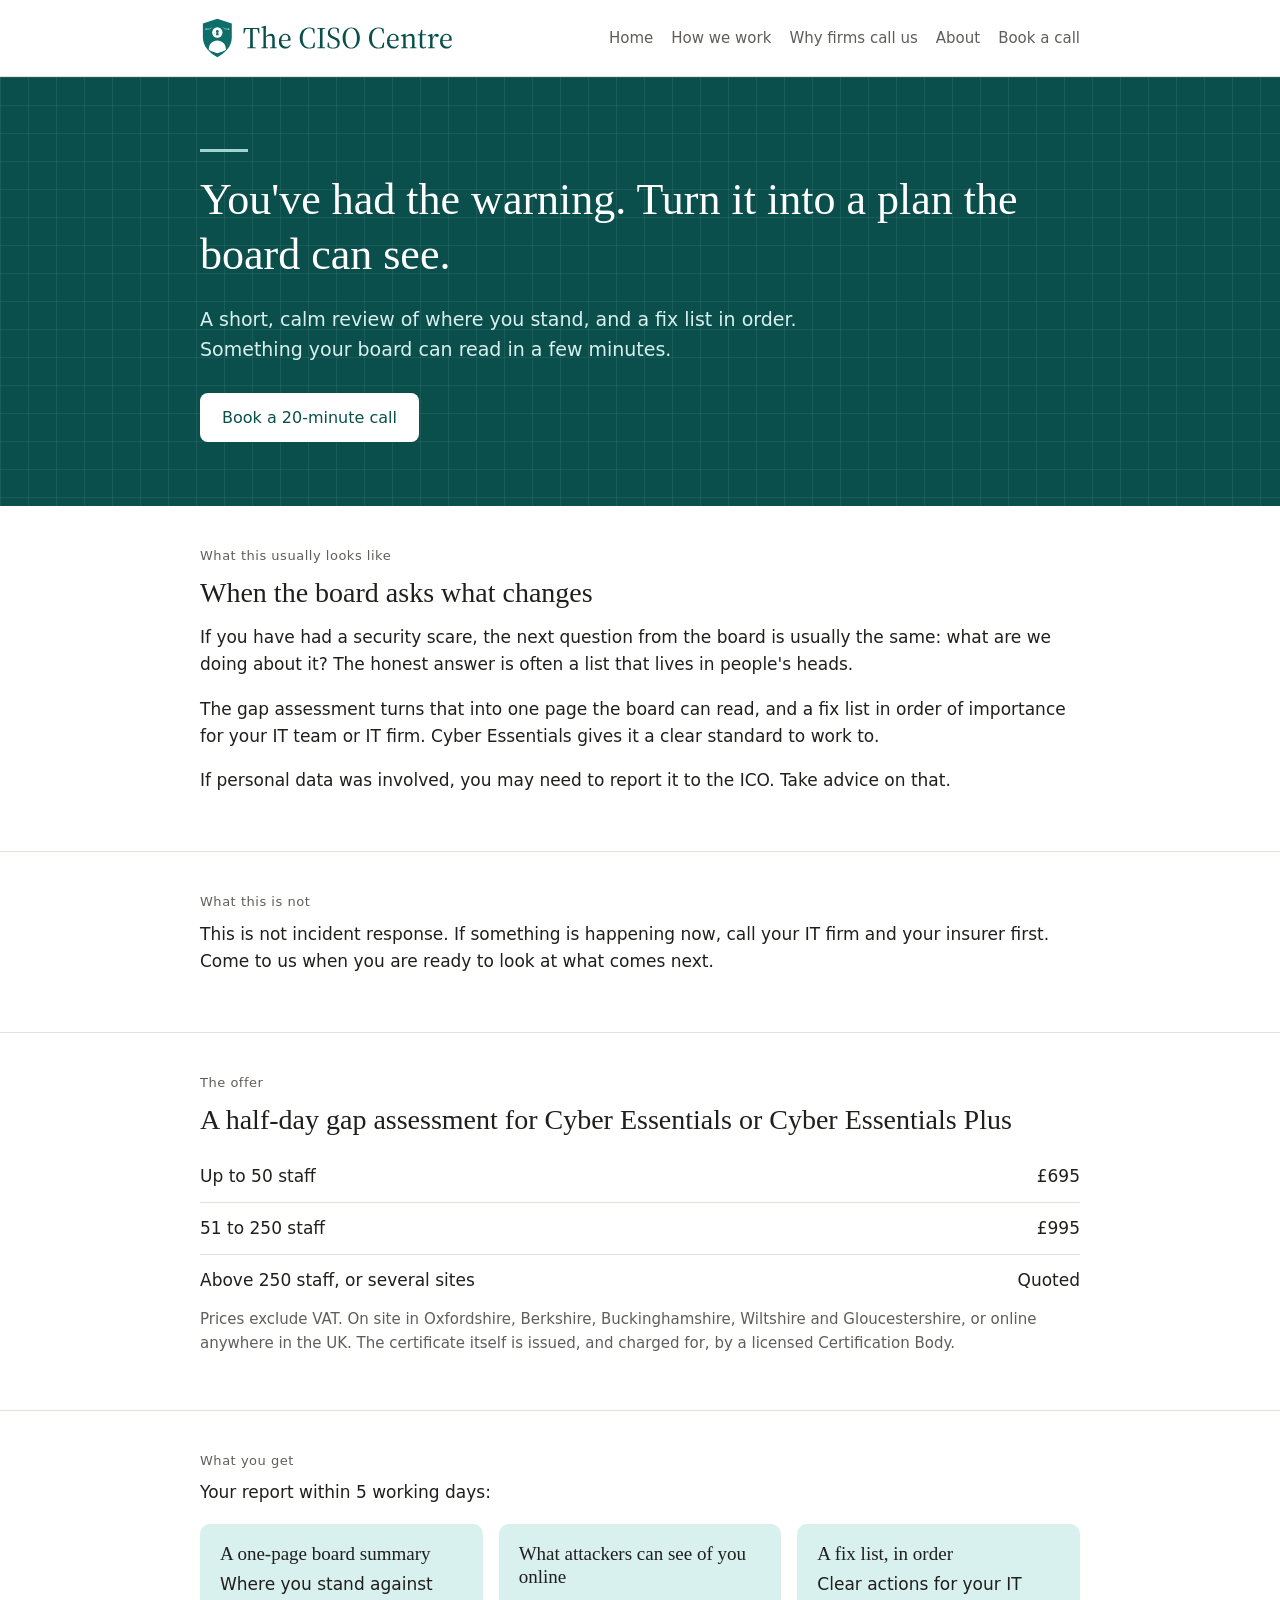
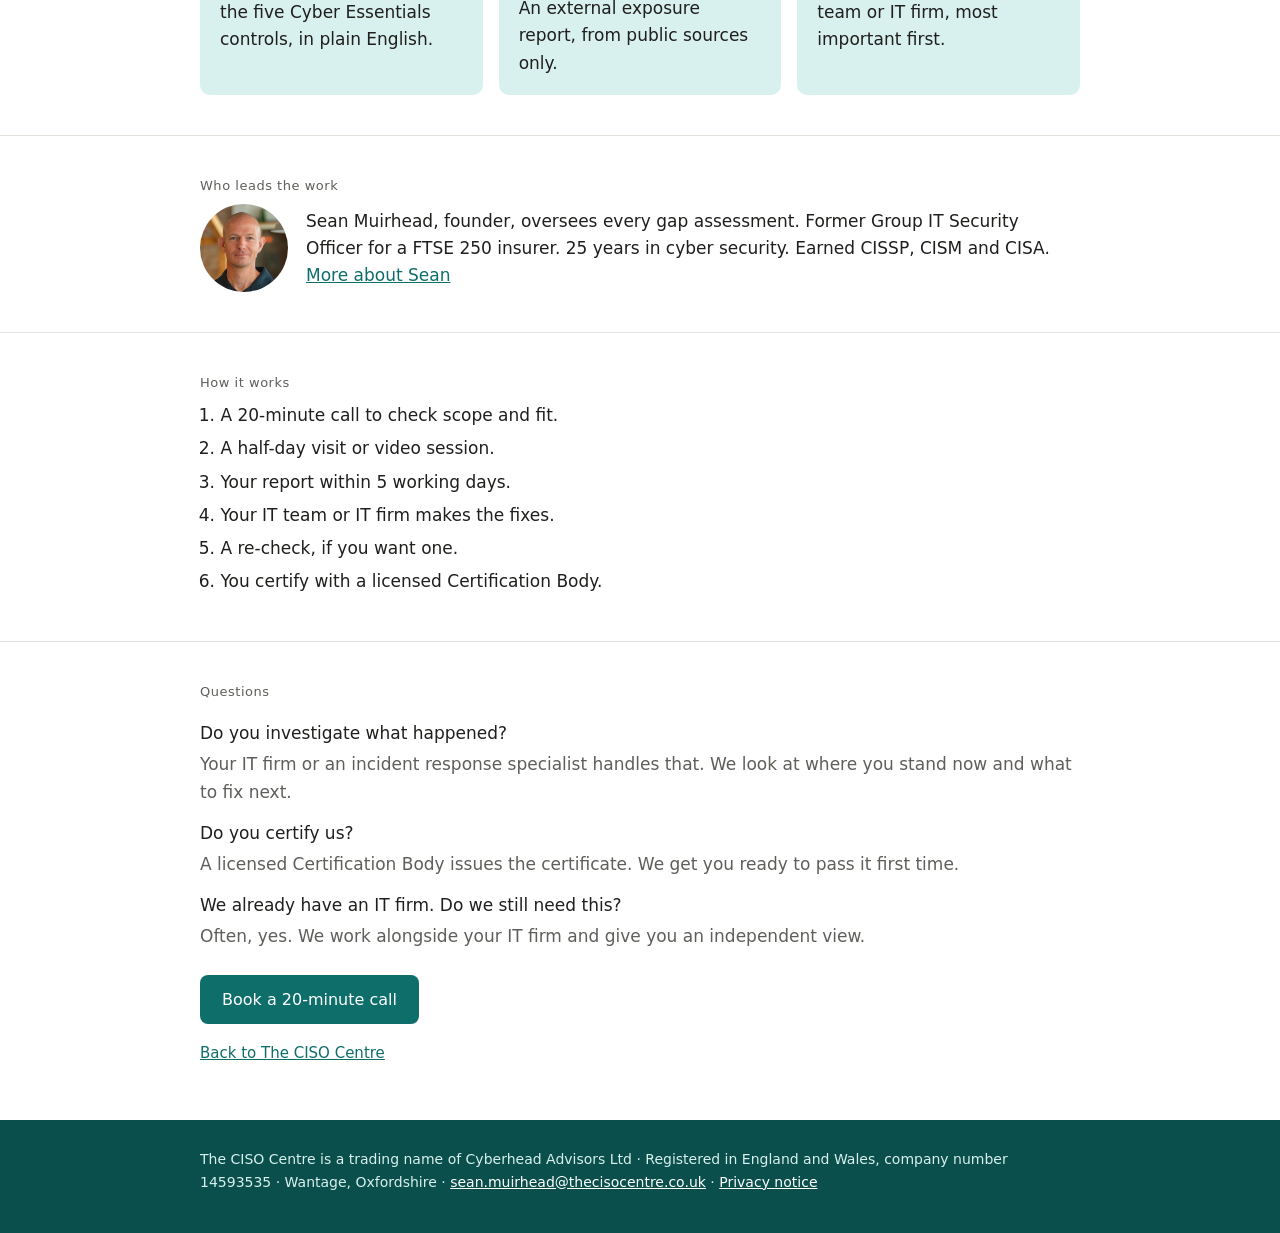
<file: incident/index.html>
<!doctype html>
<html lang="en-GB">
<head>
<meta charset="utf-8">
<meta name="viewport" content="width=device-width, initial-scale=1">
<title>After a security incident · The CISO Centre</title>
<link rel="canonical" href="https://thecisocentre.co.uk/incident/">
<meta name="description" content="After a security scare, a half-day Cyber Essentials gap assessment from £695 gives the board a plan. Oxfordshire and nearby counties, or online.">
<link rel="stylesheet" href="../assets/site.css">
<link rel="icon" type="image/png" sizes="32x32" href="../assets/brand/ciso-centre-icon-32.png">
<link rel="apple-touch-icon" href="../assets/brand/ciso-centre-icon-180.png">
<script>document.documentElement.classList.add('js')</script>
</head>
<body>
<header class="site-header"><div class="wrap">
  <a class="brand" href="../"><img src="../assets/brand/ciso-centre-logo-short.svg" alt="The CISO Centre" height="44"></a>
  <button class="nav-toggle" type="button" aria-controls="site-nav" aria-expanded="false" aria-label="Menu"><span class="nav-toggle-bar"></span><span class="nav-toggle-bar"></span><span class="nav-toggle-bar"></span></button>
  <nav class="nav" id="site-nav" aria-label="Main">
    <a href="../">Home</a>
    <a href="../how-we-work/">How we work</a>
    <a href="../#why">Why firms call us</a>
    <a href="../about/">About</a>
    <a href="../book/">Book a call</a>
  </nav>
</div></header>

<main>
  <section class="hero"><div class="wrap">
    <div class="hero-rule"></div>
    <h1>You've had the warning. Turn it into a plan the board can see.</h1>
    <p class="lead">A short, calm review of where you stand, and a fix list in order. Something your board can read in a few minutes.</p>
    <a class="button" data-booking href="../book/">Book a 20-minute call</a>
  </div></section>

  <section class="section"><div class="wrap">
    <p class="section-label">What this usually looks like</p>
    <h2>When the board asks what changes</h2>
    <p>If you have had a security scare, the next question from the board is usually the same: what are we doing about it? The honest answer is often a list that lives in people's heads.</p>
    <p>The gap assessment turns that into one page the board can read, and a fix list in order of importance for your IT team or IT firm. Cyber Essentials gives it a clear standard to work to.</p>
    <p>If personal data was involved, you may need to report it to the ICO. Take advice on that.</p>
  </div></section>

  <section class="section"><div class="wrap">
    <p class="section-label">What this is not</p>
    <p>This is not incident response. If something is happening now, call your IT firm and your insurer first. Come to us when you are ready to look at what comes next.</p>
  </div></section>

  <section class="section"><div class="wrap">
    <p class="section-label">The offer</p>
    <h2>A half-day gap assessment for Cyber Essentials or Cyber Essentials Plus</h2>
    <ul class="price-list">
      <li><span>Up to 50 staff</span><span class="price">£695</span></li>
      <li><span>51 to 250 staff</span><span class="price">£995</span></li>
      <li><span>Above 250 staff, or several sites</span><span class="price">Quoted</span></li>
    </ul>
    <p class="note">Prices exclude VAT. On site in Oxfordshire, Berkshire, Buckinghamshire, Wiltshire and Gloucestershire, or online anywhere in the UK. The certificate itself is issued, and charged for, by a licensed Certification Body.</p>
  </div></section>

  <section class="section"><div class="wrap">
    <p class="section-label">What you get</p>
    <p>Your report within 5 working days:</p>
    <div class="grid-3">
      <div class="tile"><h3>A one-page board summary</h3><p>Where you stand against the five Cyber Essentials controls, in plain English.</p></div>
      <div class="tile"><h3>What attackers can see of you online</h3><p>An external exposure report, from public sources only.</p></div>
      <div class="tile"><h3>A fix list, in order</h3><p>Clear actions for your IT team or IT firm, most important first.</p></div>
    </div>
  </div></section>

  <section class="section"><div class="wrap">
    <p class="section-label">Who leads the work</p>
    <div class="person">
      <img class="headshot" src="../assets/sean-muirhead.jpg" alt="Sean Muirhead" width="160" height="160">
      <p style="margin:0">Sean Muirhead, founder, oversees every gap assessment. Former Group IT Security Officer for a FTSE 250 insurer. 25 years in cyber security. Earned CISSP, CISM and CISA. <a href="../about/">More about Sean</a></p>
    </div>
  </div></section>

  <section class="section"><div class="wrap">
    <p class="section-label">How it works</p>
    <ol class="steps">
      <li>A 20-minute call to check scope and fit.</li>
      <li>A half-day visit or video session.</li>
      <li>Your report within 5 working days.</li>
      <li>Your IT team or IT firm makes the fixes.</li>
      <li>A re-check, if you want one.</li>
      <li>You certify with a licensed Certification Body.</li>
    </ol>
  </div></section>

  <section class="section"><div class="wrap">
    <p class="section-label">Questions</p>
    <dl class="qa">
      <dt>Do you investigate what happened?</dt>
      <dd>Your IT firm or an incident response specialist handles that. We look at where you stand now and what to fix next.</dd>
      <dt>Do you certify us?</dt>
      <dd>A licensed Certification Body issues the certificate. We get you ready to pass it first time.</dd>
      <dt>We already have an IT firm. Do we still need this?</dt>
      <dd>Often, yes. We work alongside your IT firm and give you an independent view.</dd>
    </dl>
    <p style="margin-top:24px"><a class="button" data-booking href="../book/">Book a 20-minute call</a></p>
    <p class="note"><a href="../">Back to The CISO Centre</a></p>
  </div></section>
</main>

<footer class="site-footer"><div class="wrap">
  <p>The CISO Centre is a trading name of Cyberhead Advisors Ltd · Registered in England and Wales, company number 14593535 · Wantage, Oxfordshire · <a href="mailto:sean.muirhead@thecisocentre.co.uk">sean.muirhead@thecisocentre.co.uk</a> · <a href="../privacy/">Privacy notice</a></p>
</div></footer>
<script src="../assets/nav.js" defer></script>
</body>
</html>
</file>
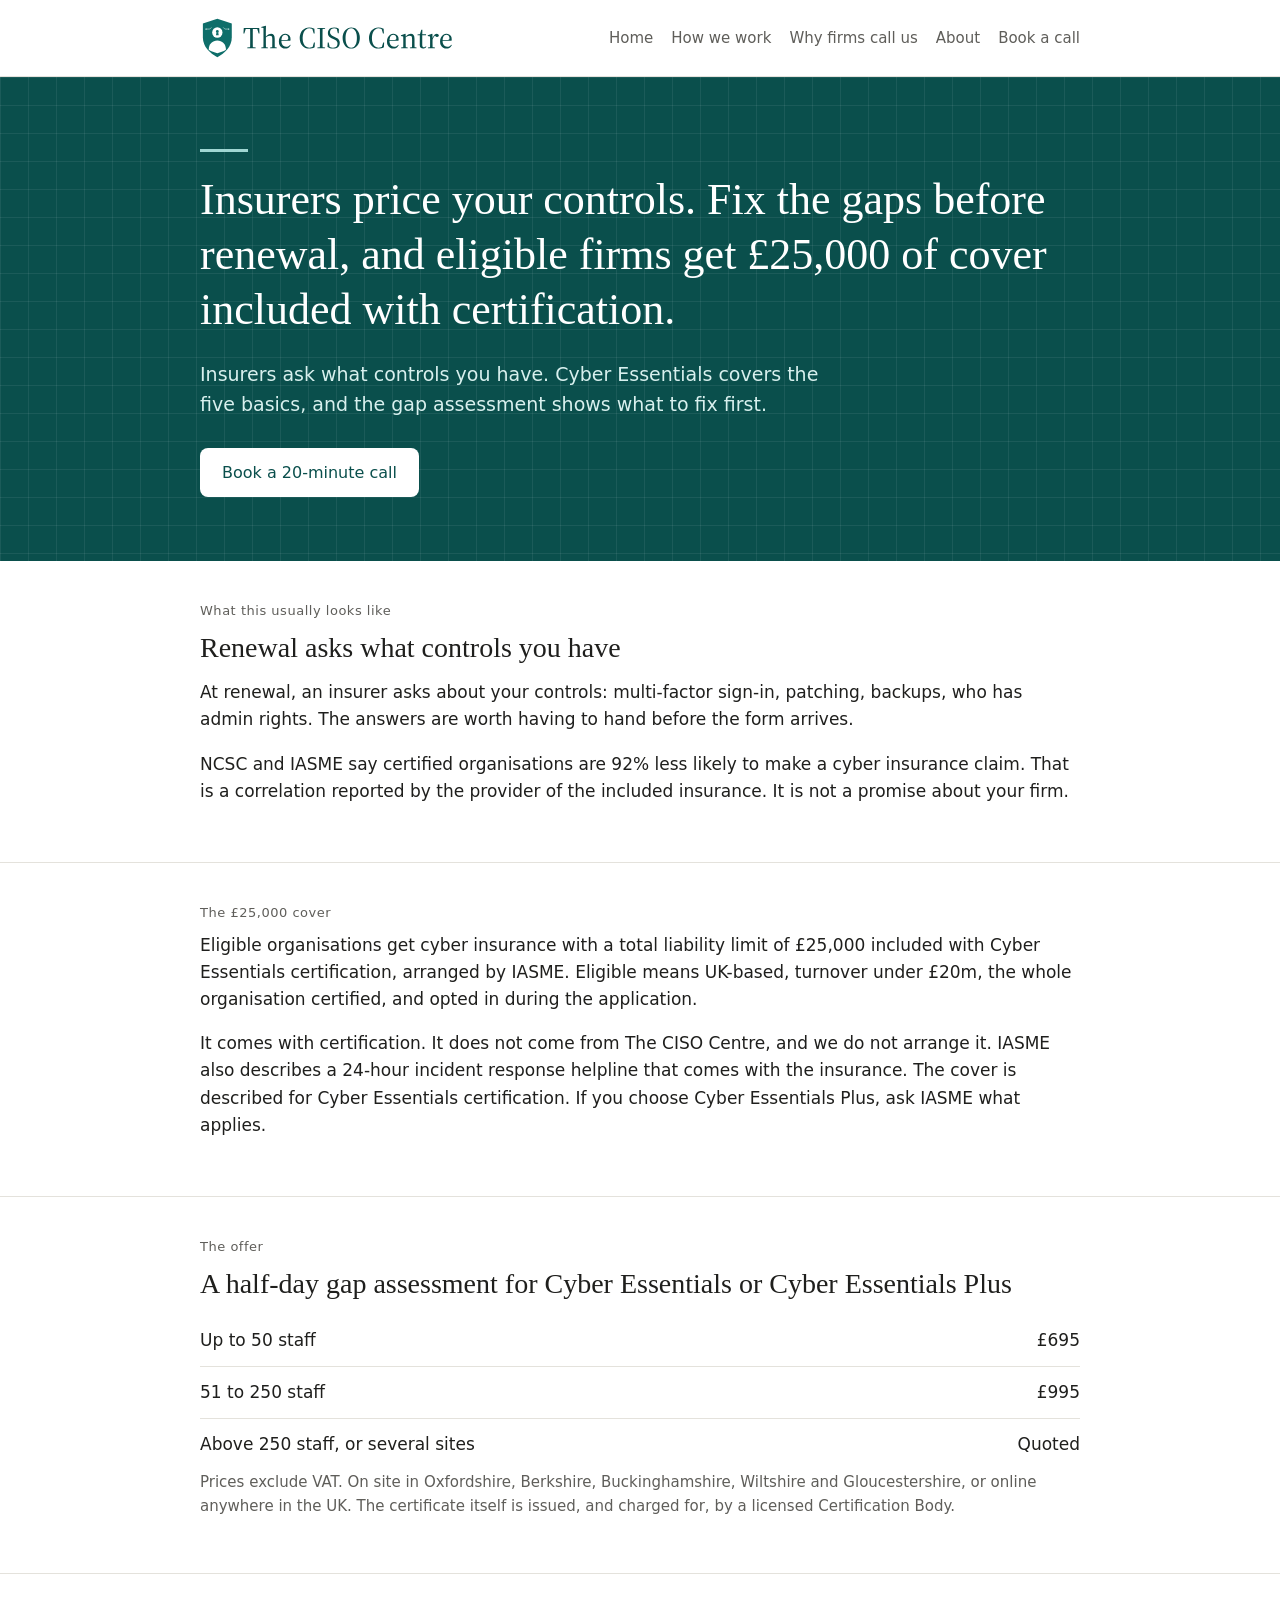
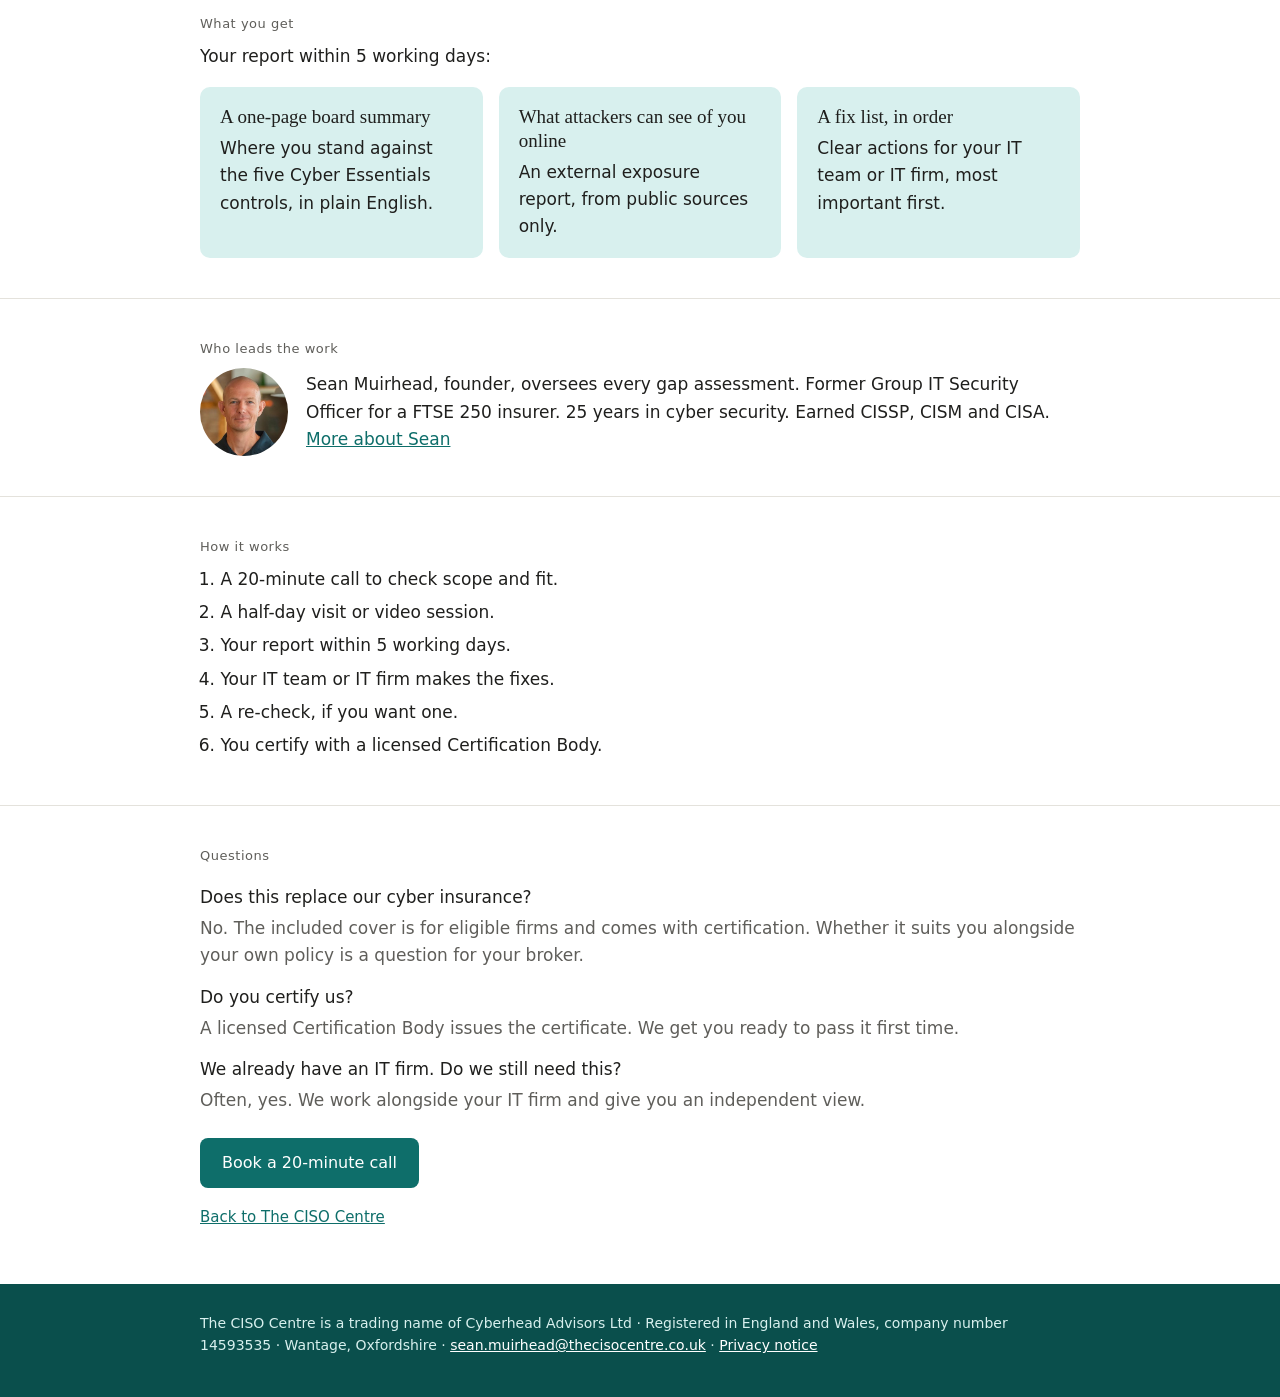
<file: insurance/index.html>
<!doctype html>
<html lang="en-GB">
<head>
<meta charset="utf-8">
<meta name="viewport" content="width=device-width, initial-scale=1">
<title>Cyber insurance and Cyber Essentials · The CISO Centre</title>
<link rel="canonical" href="https://thecisocentre.co.uk/insurance/">
<meta name="description" content="Cyber insurance renewal coming up? A half-day Cyber Essentials gap assessment from £695, in Oxfordshire and nearby counties or online.">
<link rel="stylesheet" href="../assets/site.css">
<link rel="icon" type="image/png" sizes="32x32" href="../assets/brand/ciso-centre-icon-32.png">
<link rel="apple-touch-icon" href="../assets/brand/ciso-centre-icon-180.png">
<script>document.documentElement.classList.add('js')</script>
</head>
<body>
<header class="site-header"><div class="wrap">
  <a class="brand" href="../"><img src="../assets/brand/ciso-centre-logo-short.svg" alt="The CISO Centre" height="44"></a>
  <button class="nav-toggle" type="button" aria-controls="site-nav" aria-expanded="false" aria-label="Menu"><span class="nav-toggle-bar"></span><span class="nav-toggle-bar"></span><span class="nav-toggle-bar"></span></button>
  <nav class="nav" id="site-nav" aria-label="Main">
    <a href="../">Home</a>
    <a href="../how-we-work/">How we work</a>
    <a href="../#why">Why firms call us</a>
    <a href="../about/">About</a>
    <a href="../book/">Book a call</a>
  </nav>
</div></header>

<main>
  <section class="hero"><div class="wrap">
    <div class="hero-rule"></div>
    <h1>Insurers price your controls. Fix the gaps before renewal, and eligible firms get £25,000 of cover included with certification.</h1>
    <p class="lead">Insurers ask what controls you have. Cyber Essentials covers the five basics, and the gap assessment shows what to fix first.</p>
    <a class="button" data-booking href="../book/">Book a 20-minute call</a>
  </div></section>

  <section class="section"><div class="wrap">
    <p class="section-label">What this usually looks like</p>
    <h2>Renewal asks what controls you have</h2>
    <p>At renewal, an insurer asks about your controls: multi-factor sign-in, patching, backups, who has admin rights. The answers are worth having to hand before the form arrives.</p>
    <p>NCSC and IASME say certified organisations are 92% less likely to make a cyber insurance claim. That is a correlation reported by the provider of the included insurance. It is not a promise about your firm.</p>
  </div></section>

  <section class="section"><div class="wrap">
    <p class="section-label">The £25,000 cover</p>
    <p>Eligible organisations get cyber insurance with a total liability limit of £25,000 included with Cyber Essentials certification, arranged by IASME. Eligible means UK-based, turnover under £20m, the whole organisation certified, and opted in during the application.</p>
    <p>It comes with certification. It does not come from The CISO Centre, and we do not arrange it. IASME also describes a 24-hour incident response helpline that comes with the insurance. The cover is described for Cyber Essentials certification. If you choose Cyber Essentials Plus, ask IASME what applies.</p>
  </div></section>

  <section class="section"><div class="wrap">
    <p class="section-label">The offer</p>
    <h2>A half-day gap assessment for Cyber Essentials or Cyber Essentials Plus</h2>
    <ul class="price-list">
      <li><span>Up to 50 staff</span><span class="price">£695</span></li>
      <li><span>51 to 250 staff</span><span class="price">£995</span></li>
      <li><span>Above 250 staff, or several sites</span><span class="price">Quoted</span></li>
    </ul>
    <p class="note">Prices exclude VAT. On site in Oxfordshire, Berkshire, Buckinghamshire, Wiltshire and Gloucestershire, or online anywhere in the UK. The certificate itself is issued, and charged for, by a licensed Certification Body.</p>
  </div></section>

  <section class="section"><div class="wrap">
    <p class="section-label">What you get</p>
    <p>Your report within 5 working days:</p>
    <div class="grid-3">
      <div class="tile"><h3>A one-page board summary</h3><p>Where you stand against the five Cyber Essentials controls, in plain English.</p></div>
      <div class="tile"><h3>What attackers can see of you online</h3><p>An external exposure report, from public sources only.</p></div>
      <div class="tile"><h3>A fix list, in order</h3><p>Clear actions for your IT team or IT firm, most important first.</p></div>
    </div>
  </div></section>

  <section class="section"><div class="wrap">
    <p class="section-label">Who leads the work</p>
    <div class="person">
      <img class="headshot" src="../assets/sean-muirhead.jpg" alt="Sean Muirhead" width="160" height="160">
      <p style="margin:0">Sean Muirhead, founder, oversees every gap assessment. Former Group IT Security Officer for a FTSE 250 insurer. 25 years in cyber security. Earned CISSP, CISM and CISA. <a href="../about/">More about Sean</a></p>
    </div>
  </div></section>

  <section class="section"><div class="wrap">
    <p class="section-label">How it works</p>
    <ol class="steps">
      <li>A 20-minute call to check scope and fit.</li>
      <li>A half-day visit or video session.</li>
      <li>Your report within 5 working days.</li>
      <li>Your IT team or IT firm makes the fixes.</li>
      <li>A re-check, if you want one.</li>
      <li>You certify with a licensed Certification Body.</li>
    </ol>
  </div></section>

  <section class="section"><div class="wrap">
    <p class="section-label">Questions</p>
    <dl class="qa">
      <dt>Does this replace our cyber insurance?</dt>
      <dd>No. The included cover is for eligible firms and comes with certification. Whether it suits you alongside your own policy is a question for your broker.</dd>
      <dt>Do you certify us?</dt>
      <dd>A licensed Certification Body issues the certificate. We get you ready to pass it first time.</dd>
      <dt>We already have an IT firm. Do we still need this?</dt>
      <dd>Often, yes. We work alongside your IT firm and give you an independent view.</dd>
    </dl>
    <p style="margin-top:24px"><a class="button" data-booking href="../book/">Book a 20-minute call</a></p>
    <p class="note"><a href="../">Back to The CISO Centre</a></p>
  </div></section>
</main>

<footer class="site-footer"><div class="wrap">
  <p>The CISO Centre is a trading name of Cyberhead Advisors Ltd · Registered in England and Wales, company number 14593535 · Wantage, Oxfordshire · <a href="mailto:sean.muirhead@thecisocentre.co.uk">sean.muirhead@thecisocentre.co.uk</a> · <a href="../privacy/">Privacy notice</a></p>
</div></footer>
<script src="../assets/nav.js" defer></script>
</body>
</html>
</file>
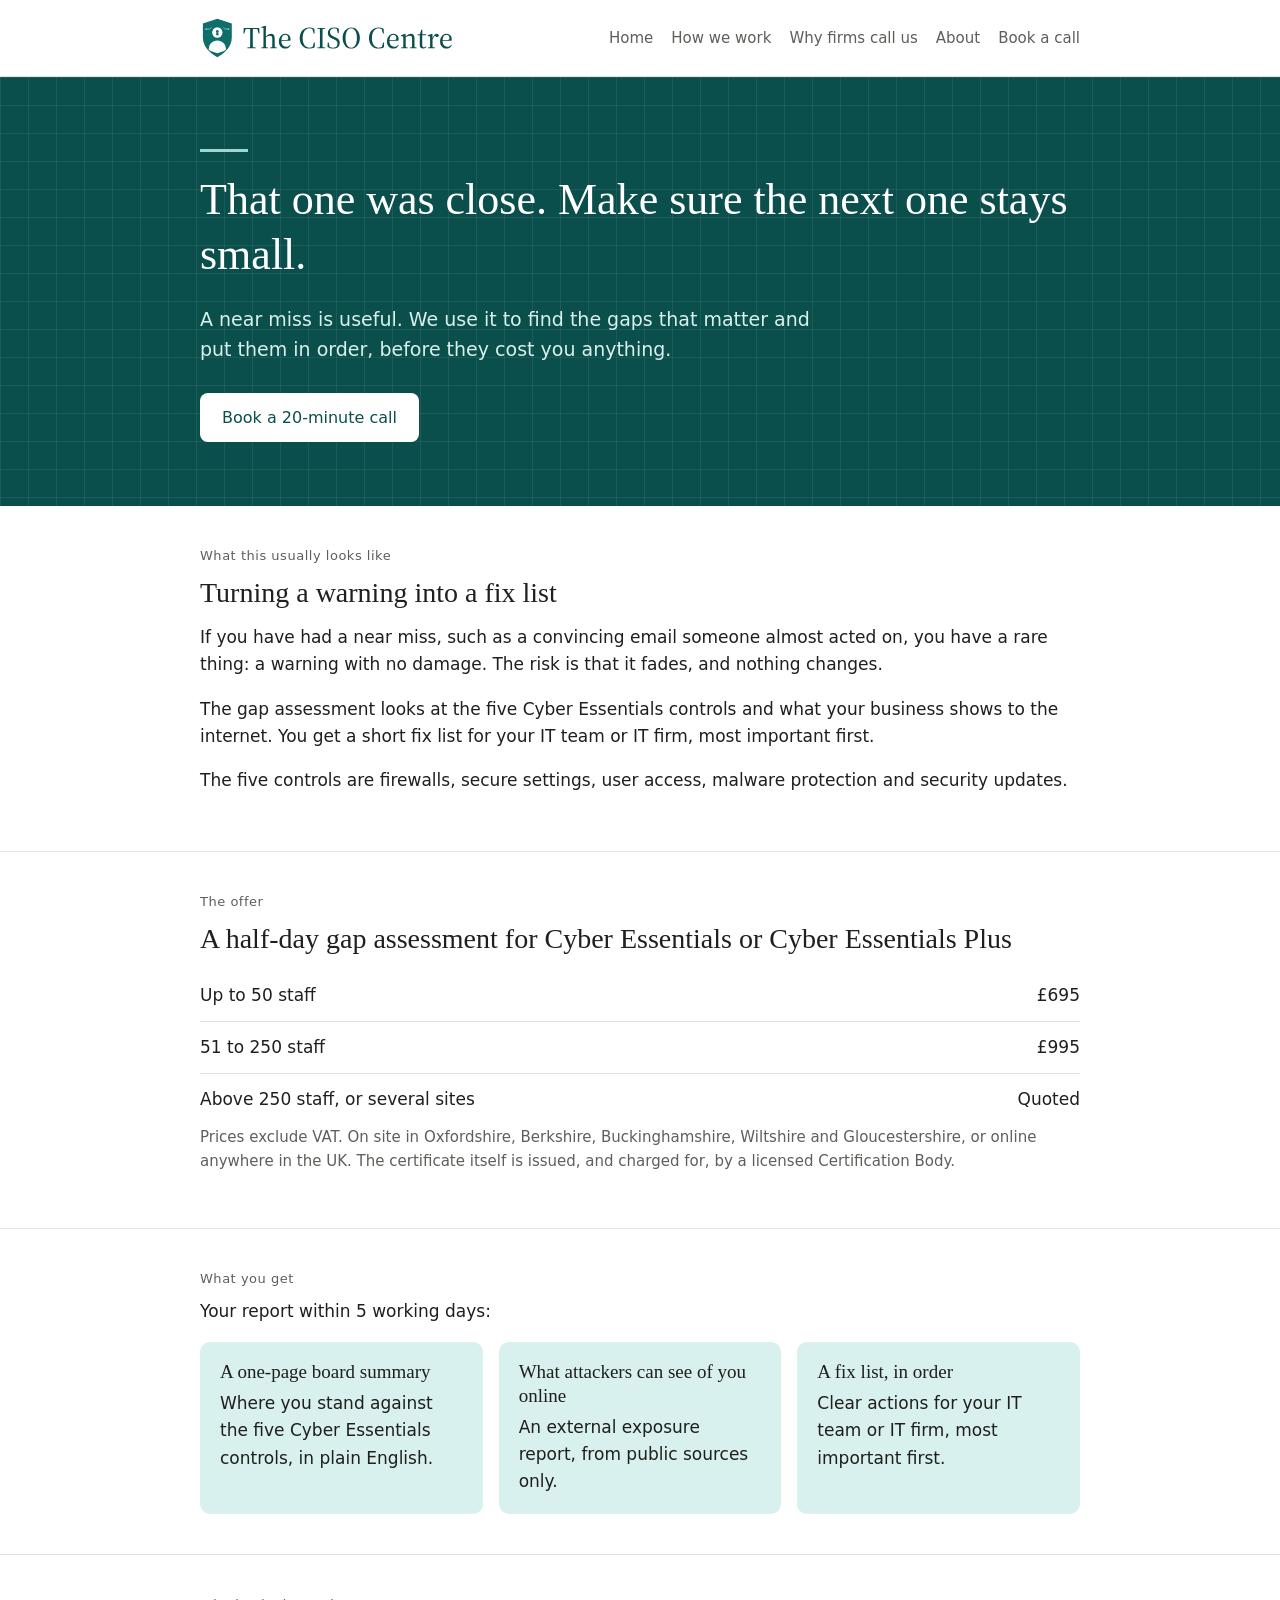
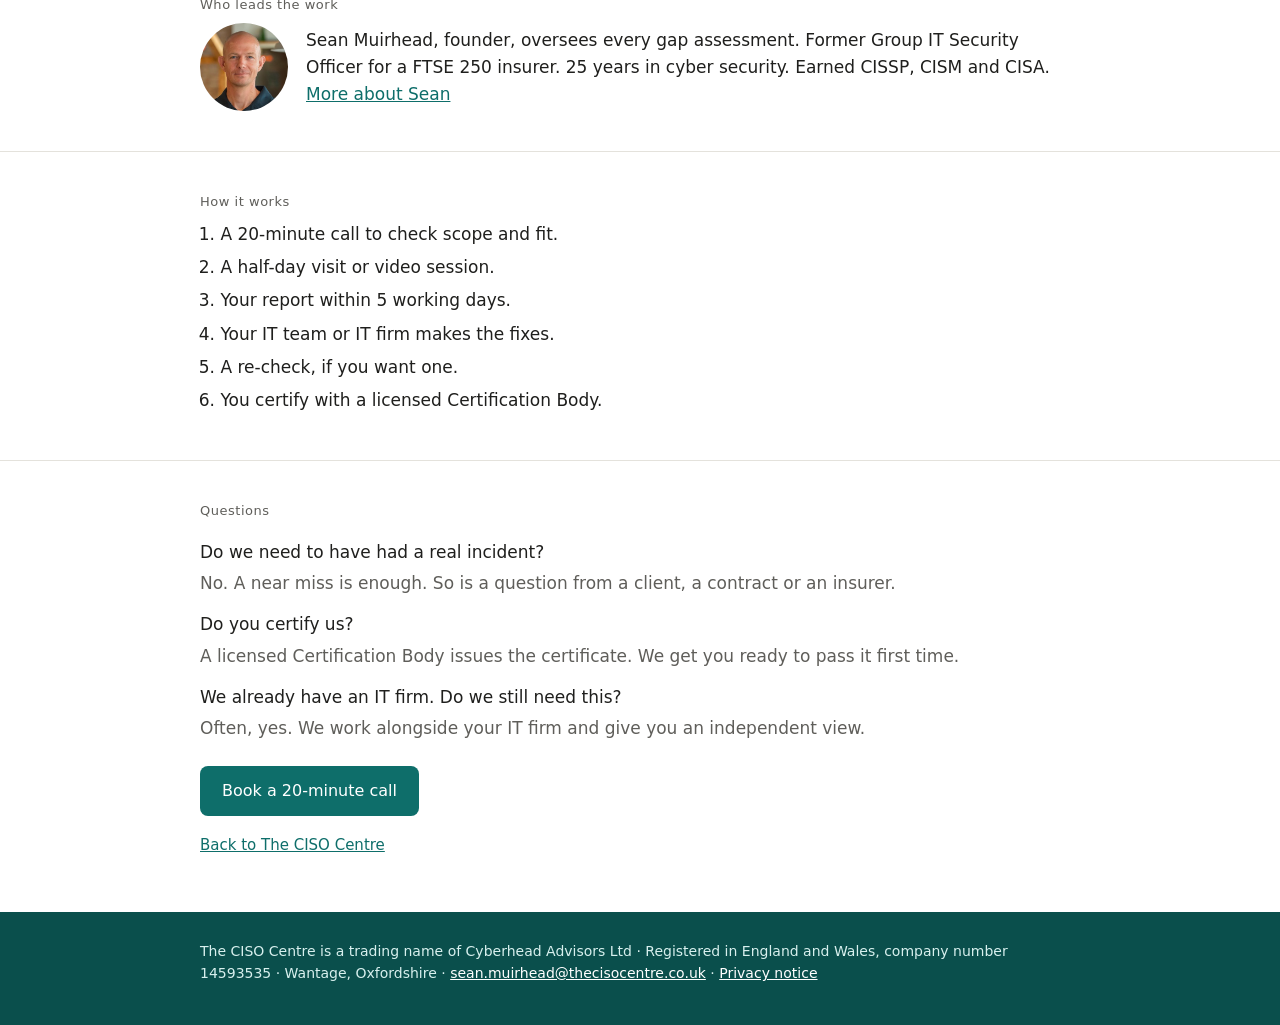
<file: near-miss/index.html>
<!doctype html>
<html lang="en-GB">
<head>
<meta charset="utf-8">
<meta name="viewport" content="width=device-width, initial-scale=1">
<title>After a near miss · The CISO Centre</title>
<link rel="canonical" href="https://thecisocentre.co.uk/near-miss/">
<meta name="description" content="After a near miss, a half-day Cyber Essentials gap assessment from £695 shows what to fix first. Oxfordshire and nearby counties, or online.">
<link rel="stylesheet" href="../assets/site.css">
<link rel="icon" type="image/png" sizes="32x32" href="../assets/brand/ciso-centre-icon-32.png">
<link rel="apple-touch-icon" href="../assets/brand/ciso-centre-icon-180.png">
<script>document.documentElement.classList.add('js')</script>
</head>
<body>
<header class="site-header"><div class="wrap">
  <a class="brand" href="../"><img src="../assets/brand/ciso-centre-logo-short.svg" alt="The CISO Centre" height="44"></a>
  <button class="nav-toggle" type="button" aria-controls="site-nav" aria-expanded="false" aria-label="Menu"><span class="nav-toggle-bar"></span><span class="nav-toggle-bar"></span><span class="nav-toggle-bar"></span></button>
  <nav class="nav" id="site-nav" aria-label="Main">
    <a href="../">Home</a>
    <a href="../how-we-work/">How we work</a>
    <a href="../#why">Why firms call us</a>
    <a href="../about/">About</a>
    <a href="../book/">Book a call</a>
  </nav>
</div></header>

<main>
  <section class="hero"><div class="wrap">
    <div class="hero-rule"></div>
    <h1>That one was close. Make sure the next one stays small.</h1>
    <p class="lead">A near miss is useful. We use it to find the gaps that matter and put them in order, before they cost you anything.</p>
    <a class="button" data-booking href="../book/">Book a 20-minute call</a>
  </div></section>

  <section class="section"><div class="wrap">
    <p class="section-label">What this usually looks like</p>
    <h2>Turning a warning into a fix list</h2>
    <p>If you have had a near miss, such as a convincing email someone almost acted on, you have a rare thing: a warning with no damage. The risk is that it fades, and nothing changes.</p>
    <p>The gap assessment looks at the five Cyber Essentials controls and what your business shows to the internet. You get a short fix list for your IT team or IT firm, most important first.</p>
    <p>The five controls are firewalls, secure settings, user access, malware protection and security updates.</p>
  </div></section>

  <section class="section"><div class="wrap">
    <p class="section-label">The offer</p>
    <h2>A half-day gap assessment for Cyber Essentials or Cyber Essentials Plus</h2>
    <ul class="price-list">
      <li><span>Up to 50 staff</span><span class="price">£695</span></li>
      <li><span>51 to 250 staff</span><span class="price">£995</span></li>
      <li><span>Above 250 staff, or several sites</span><span class="price">Quoted</span></li>
    </ul>
    <p class="note">Prices exclude VAT. On site in Oxfordshire, Berkshire, Buckinghamshire, Wiltshire and Gloucestershire, or online anywhere in the UK. The certificate itself is issued, and charged for, by a licensed Certification Body.</p>
  </div></section>

  <section class="section"><div class="wrap">
    <p class="section-label">What you get</p>
    <p>Your report within 5 working days:</p>
    <div class="grid-3">
      <div class="tile"><h3>A one-page board summary</h3><p>Where you stand against the five Cyber Essentials controls, in plain English.</p></div>
      <div class="tile"><h3>What attackers can see of you online</h3><p>An external exposure report, from public sources only.</p></div>
      <div class="tile"><h3>A fix list, in order</h3><p>Clear actions for your IT team or IT firm, most important first.</p></div>
    </div>
  </div></section>

  <section class="section"><div class="wrap">
    <p class="section-label">Who leads the work</p>
    <div class="person">
      <img class="headshot" src="../assets/sean-muirhead.jpg" alt="Sean Muirhead" width="160" height="160">
      <p style="margin:0">Sean Muirhead, founder, oversees every gap assessment. Former Group IT Security Officer for a FTSE 250 insurer. 25 years in cyber security. Earned CISSP, CISM and CISA. <a href="../about/">More about Sean</a></p>
    </div>
  </div></section>

  <section class="section"><div class="wrap">
    <p class="section-label">How it works</p>
    <ol class="steps">
      <li>A 20-minute call to check scope and fit.</li>
      <li>A half-day visit or video session.</li>
      <li>Your report within 5 working days.</li>
      <li>Your IT team or IT firm makes the fixes.</li>
      <li>A re-check, if you want one.</li>
      <li>You certify with a licensed Certification Body.</li>
    </ol>
  </div></section>

  <section class="section"><div class="wrap">
    <p class="section-label">Questions</p>
    <dl class="qa">
      <dt>Do we need to have had a real incident?</dt>
      <dd>No. A near miss is enough. So is a question from a client, a contract or an insurer.</dd>
      <dt>Do you certify us?</dt>
      <dd>A licensed Certification Body issues the certificate. We get you ready to pass it first time.</dd>
      <dt>We already have an IT firm. Do we still need this?</dt>
      <dd>Often, yes. We work alongside your IT firm and give you an independent view.</dd>
    </dl>
    <p style="margin-top:24px"><a class="button" data-booking href="../book/">Book a 20-minute call</a></p>
    <p class="note"><a href="../">Back to The CISO Centre</a></p>
  </div></section>
</main>

<footer class="site-footer"><div class="wrap">
  <p>The CISO Centre is a trading name of Cyberhead Advisors Ltd · Registered in England and Wales, company number 14593535 · Wantage, Oxfordshire · <a href="mailto:sean.muirhead@thecisocentre.co.uk">sean.muirhead@thecisocentre.co.uk</a> · <a href="../privacy/">Privacy notice</a></p>
</div></footer>
<script src="../assets/nav.js" defer></script>
</body>
</html>
</file>
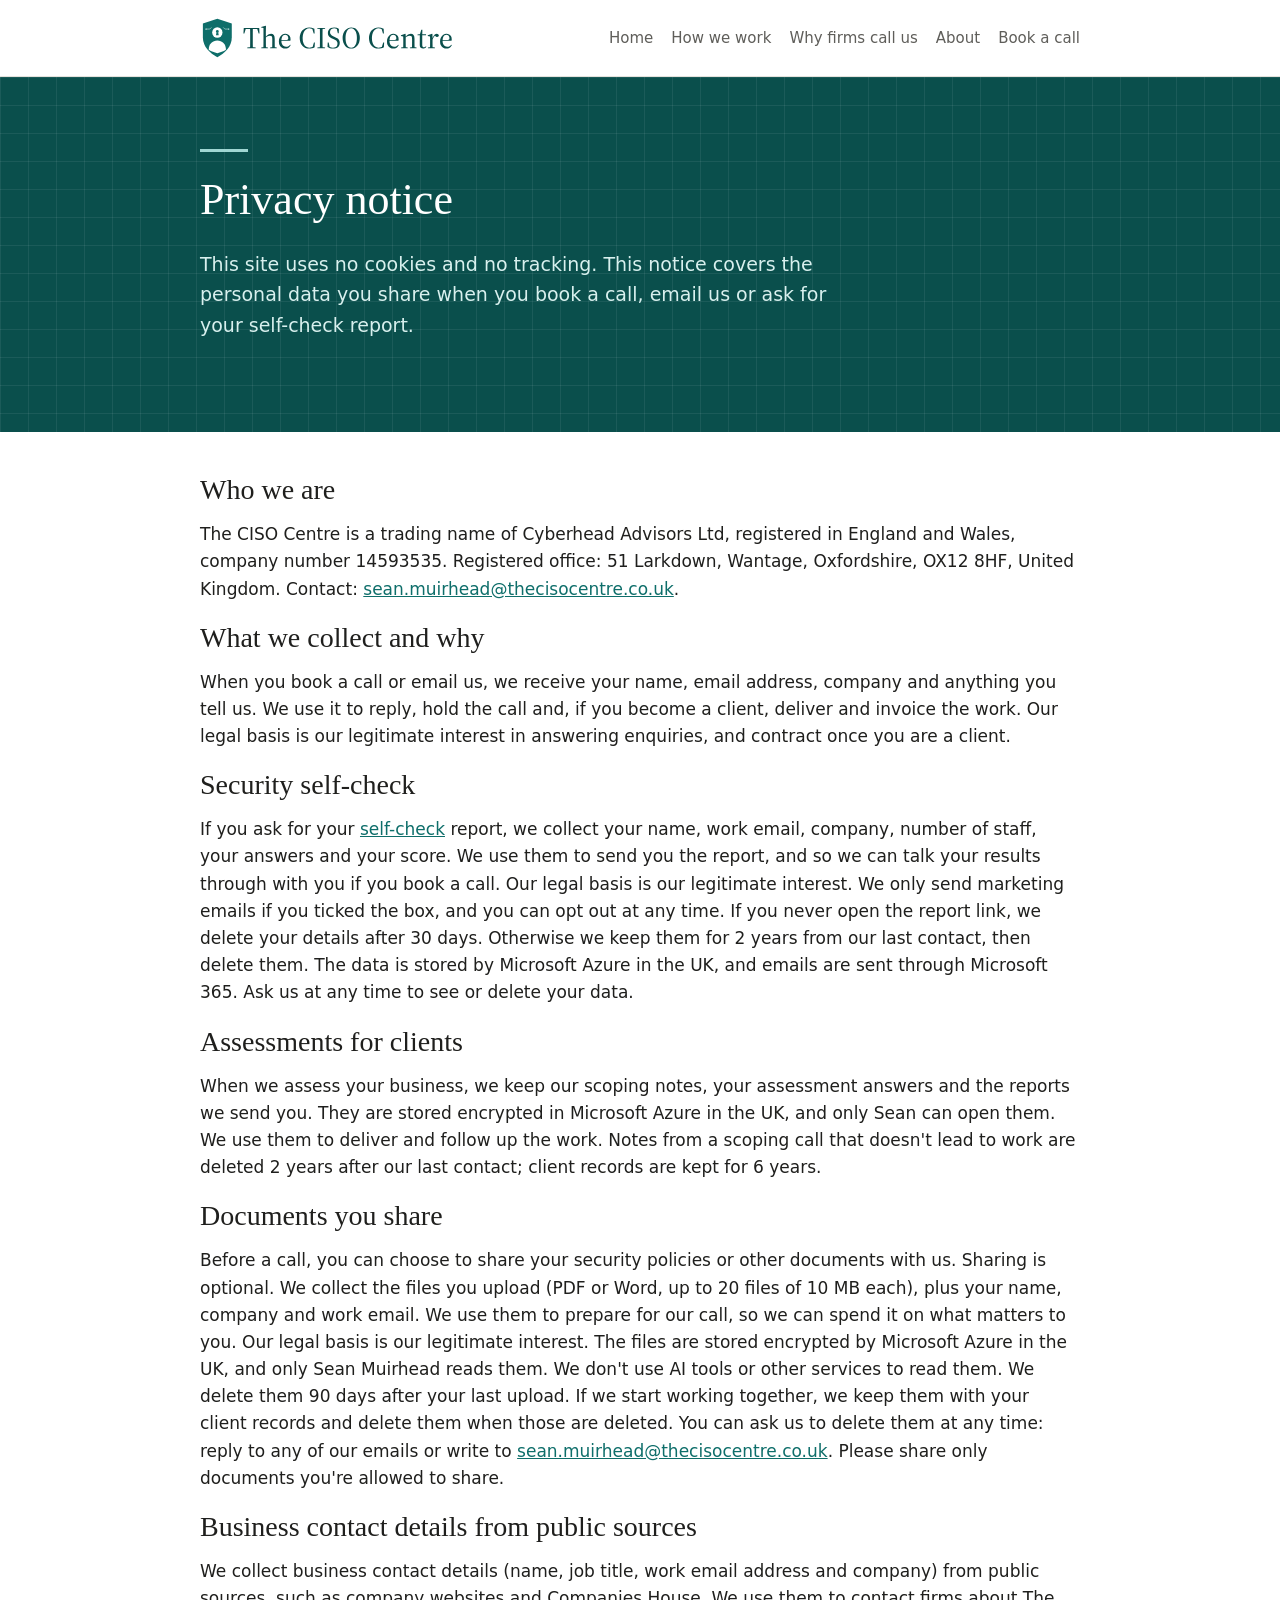
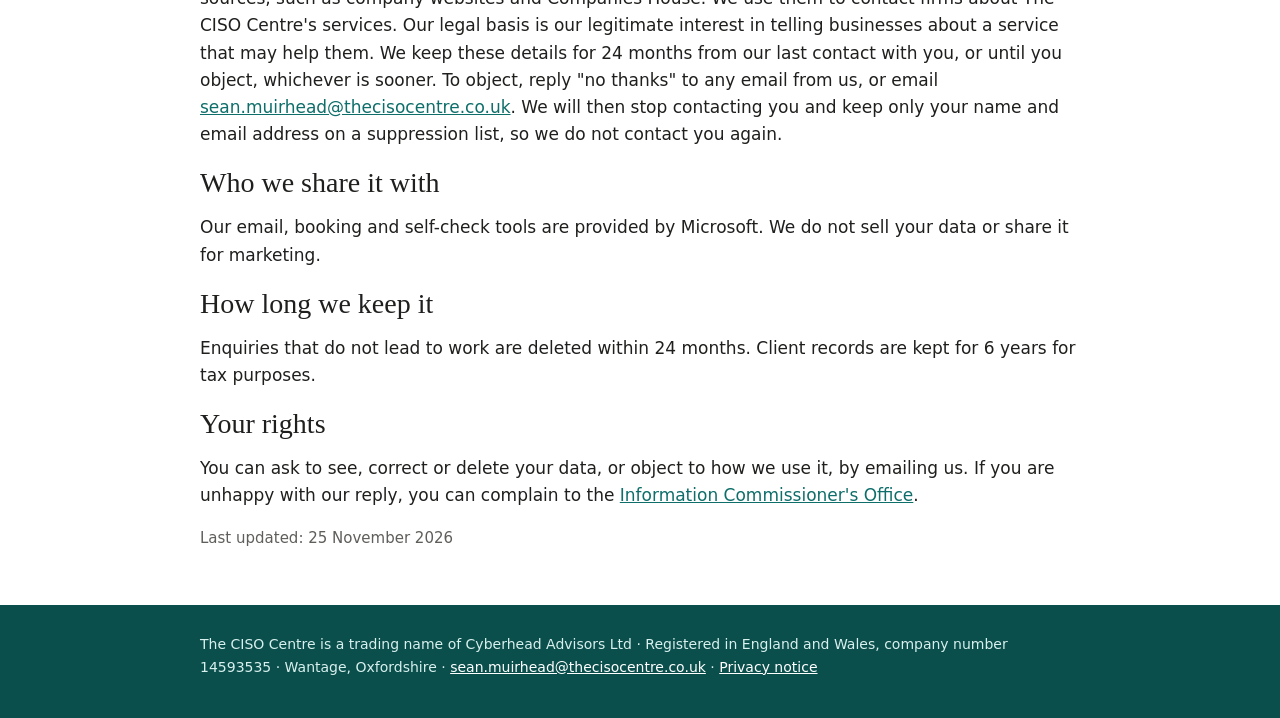
<file: privacy/index.html>
<!doctype html>
<html lang="en-GB">
<head>
<meta charset="utf-8">
<meta name="viewport" content="width=device-width, initial-scale=1">
<title>Privacy notice · The CISO Centre</title>
<link rel="canonical" href="https://thecisocentre.co.uk/privacy/">
<meta name="description" content="How The CISO Centre, a trading name of Cyberhead Advisors Ltd, handles personal data.">
<link rel="stylesheet" href="../assets/site.css">
<link rel="icon" type="image/png" sizes="32x32" href="../assets/brand/ciso-centre-icon-32.png">
<link rel="apple-touch-icon" href="../assets/brand/ciso-centre-icon-180.png">
<script>document.documentElement.classList.add('js')</script>
</head>
<body>
<header class="site-header"><div class="wrap">
  <a class="brand" href="../"><img src="../assets/brand/ciso-centre-logo-short.svg" alt="The CISO Centre" height="44"></a>
  <button class="nav-toggle" type="button" aria-controls="site-nav" aria-expanded="false" aria-label="Menu"><span class="nav-toggle-bar"></span><span class="nav-toggle-bar"></span><span class="nav-toggle-bar"></span></button>
  <nav class="nav" id="site-nav" aria-label="Main">
    <a href="../">Home</a>
    <a href="../how-we-work/">How we work</a>
    <a href="../#why">Why firms call us</a>
    <a href="../about/">About</a>
    <a href="../book/">Book a call</a>
  </nav>
</div></header>

<main>
  <section class="hero"><div class="wrap">
    <div class="hero-rule"></div>
    <h1>Privacy notice</h1>
    <p class="lead">This site uses no cookies and no tracking. This notice covers the personal data you share when you book a call, email us or ask for your self-check report.</p>
  </div></section>

  <section class="section"><div class="wrap">
    <h2>Who we are</h2>
    <p>The CISO Centre is a trading name of Cyberhead Advisors Ltd, registered in England and Wales, company number 14593535. Registered office: 51 Larkdown, Wantage, Oxfordshire, OX12 8HF, United Kingdom. Contact: <a href="mailto:sean.muirhead@thecisocentre.co.uk">sean.muirhead@thecisocentre.co.uk</a>.</p>

    <h2>What we collect and why</h2>
    <p>When you book a call or email us, we receive your name, email address, company and anything you tell us. We use it to reply, hold the call and, if you become a client, deliver and invoice the work. Our legal basis is our legitimate interest in answering enquiries, and contract once you are a client.</p>

    <h2>Security self-check</h2>
    <p>If you ask for your <a href="https://check.thecisocentre.co.uk/">self-check</a> report, we collect your name, work email, company, number of staff, your answers and your score. We use them to send you the report, and so we can talk your results through with you if you book a call. Our legal basis is our legitimate interest. We only send marketing emails if you ticked the box, and you can opt out at any time. If you never open the report link, we delete your details after 30 days. Otherwise we keep them for 2 years from our last contact, then delete them. The data is stored by Microsoft Azure in the UK, and emails are sent through Microsoft 365. Ask us at any time to see or delete your data.</p>

    <h2>Assessments for clients</h2>
    <p>When we assess your business, we keep our scoping notes, your assessment answers and the reports we send you. They are stored encrypted in Microsoft Azure in the UK, and only Sean can open them. We use them to deliver and follow up the work. Notes from a scoping call that doesn't lead to work are deleted 2 years after our last contact; client records are kept for 6 years.</p>

    <h2>Documents you share</h2>
    <p>Before a call, you can choose to share your security policies or other documents with us. Sharing is optional. We collect the files you upload (PDF or Word, up to 20 files of 10 MB each), plus your name, company and work email. We use them to prepare for our call, so we can spend it on what matters to you. Our legal basis is our legitimate interest. The files are stored encrypted by Microsoft Azure in the UK, and only Sean Muirhead reads them. We don't use AI tools or other services to read them. We delete them 90 days after your last upload. If we start working together, we keep them with your client records and delete them when those are deleted. You can ask us to delete them at any time: reply to any of our emails or write to <a href="mailto:sean.muirhead@thecisocentre.co.uk">sean.muirhead@thecisocentre.co.uk</a>. Please share only documents you're allowed to share.</p>

    <h2>Business contact details from public sources</h2>
    <p>We collect business contact details (name, job title, work email address and company) from public sources, such as company websites and Companies House. We use them to contact firms about The CISO Centre's services. Our legal basis is our legitimate interest in telling businesses about a service that may help them. We keep these details for 24 months from our last contact with you, or until you object, whichever is sooner. To object, reply "no thanks" to any email from us, or email <a href="mailto:sean.muirhead@thecisocentre.co.uk">sean.muirhead@thecisocentre.co.uk</a>. We will then stop contacting you and keep only your name and email address on a suppression list, so we do not contact you again.</p>

    <h2>Who we share it with</h2>
    <p>Our email, booking and self-check tools are provided by Microsoft. We do not sell your data or share it for marketing.</p>

    <h2>How long we keep it</h2>
    <p>Enquiries that do not lead to work are deleted within 24 months. Client records are kept for 6 years for tax purposes.</p>

    <h2>Your rights</h2>
    <p>You can ask to see, correct or delete your data, or object to how we use it, by emailing us. If you are unhappy with our reply, you can complain to the <a href="https://ico.org.uk/make-a-complaint/">Information Commissioner's Office</a>.</p>
    <p class="note">Last updated: 25 November 2026</p>
  </div></section>
</main>

<footer class="site-footer"><div class="wrap">
  <p>The CISO Centre is a trading name of Cyberhead Advisors Ltd · Registered in England and Wales, company number 14593535 · Wantage, Oxfordshire · <a href="mailto:sean.muirhead@thecisocentre.co.uk">sean.muirhead@thecisocentre.co.uk</a> · <a href="../privacy/">Privacy notice</a></p>
</div></footer>
<script src="../assets/nav.js" defer></script>
</body>
</html>
</file>
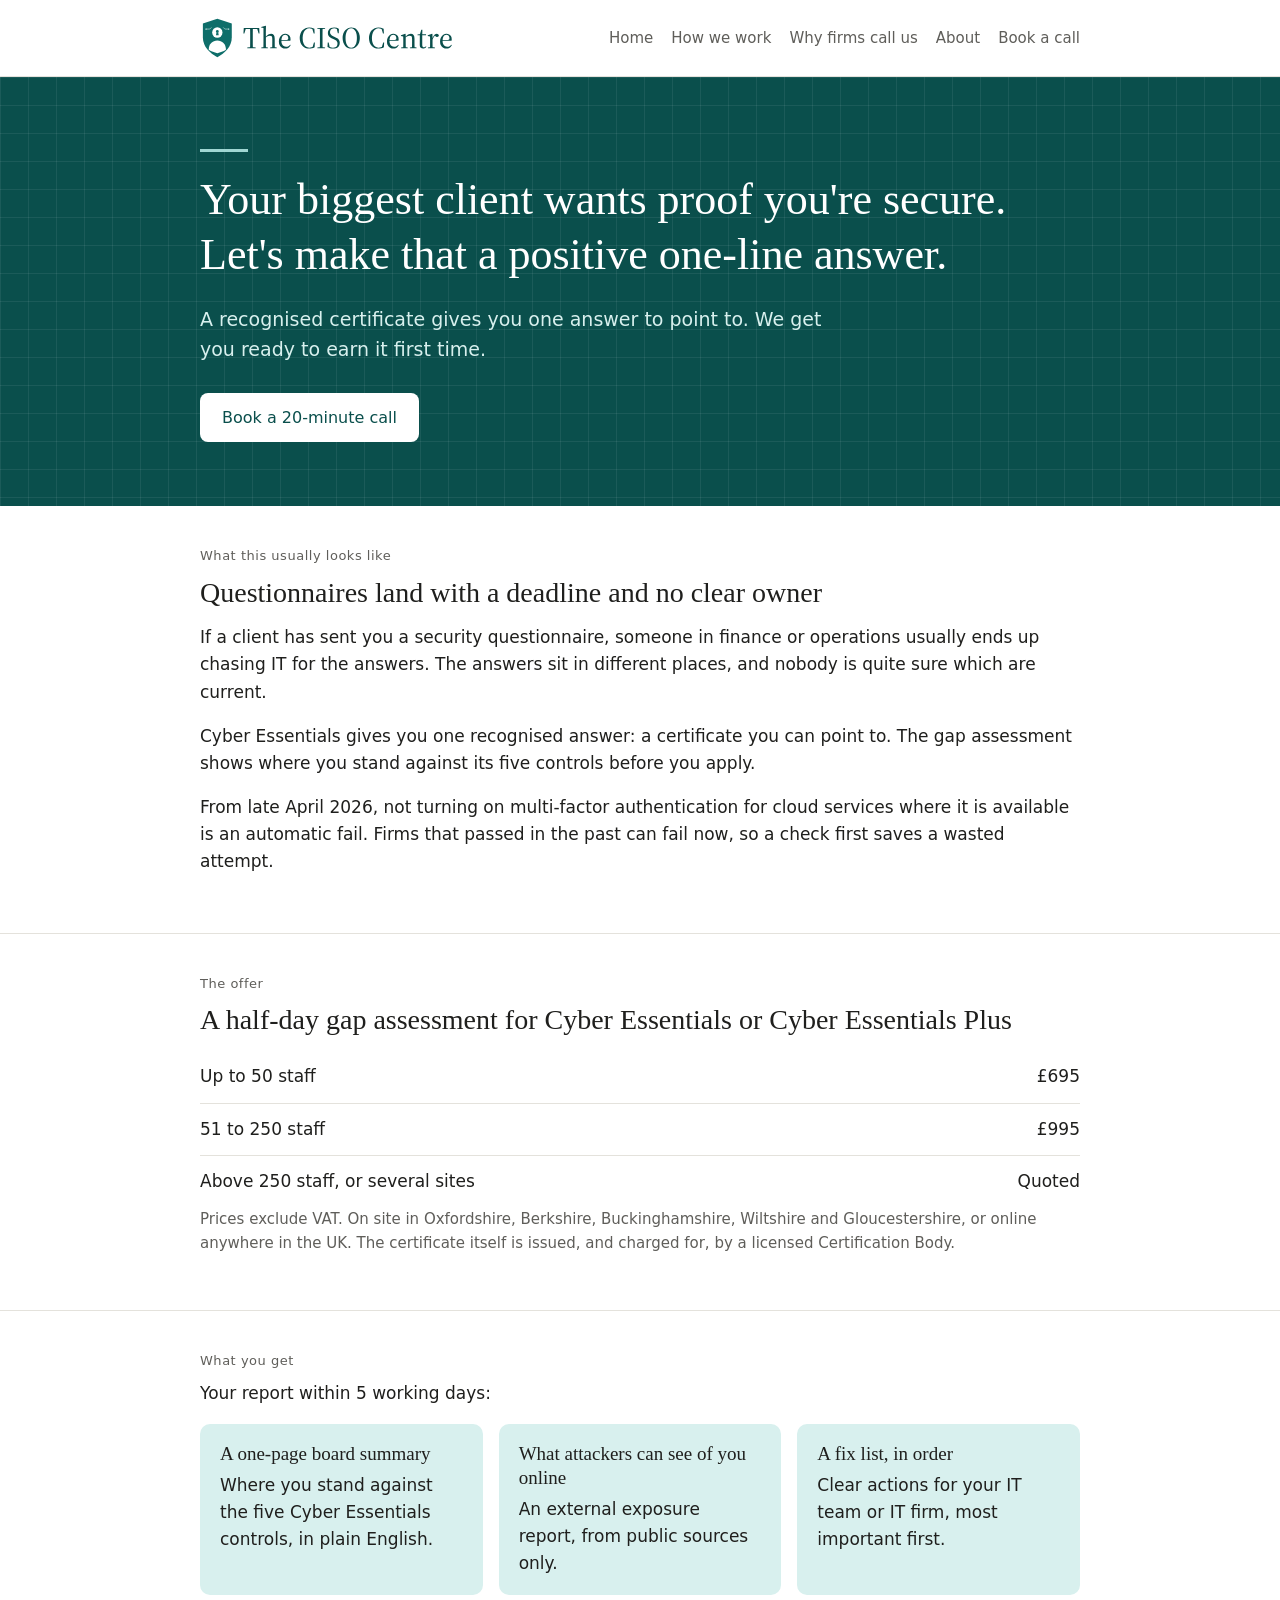
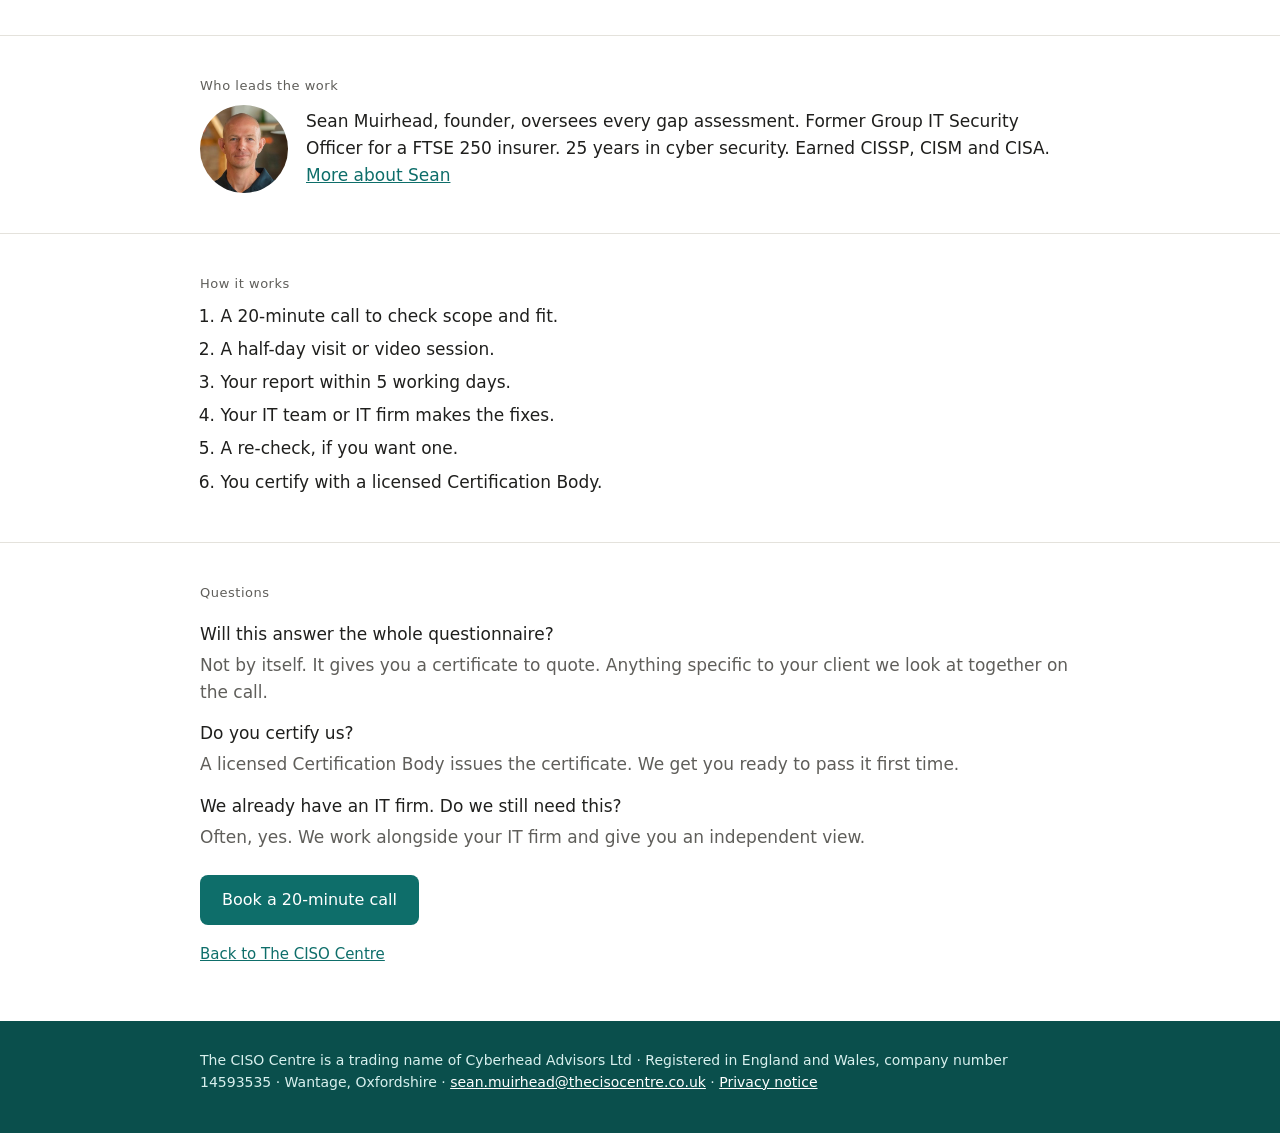
<file: questionnaire/index.html>
<!doctype html>
<html lang="en-GB">
<head>
<meta charset="utf-8">
<meta name="viewport" content="width=device-width, initial-scale=1">
<title>Client security questionnaire · The CISO Centre</title>
<link rel="canonical" href="https://thecisocentre.co.uk/questionnaire/">
<meta name="description" content="Client sent a security questionnaire? A half-day Cyber Essentials gap assessment from £695, in Oxfordshire and nearby counties or online.">
<link rel="stylesheet" href="../assets/site.css">
<link rel="icon" type="image/png" sizes="32x32" href="../assets/brand/ciso-centre-icon-32.png">
<link rel="apple-touch-icon" href="../assets/brand/ciso-centre-icon-180.png">
<script>document.documentElement.classList.add('js')</script>
</head>
<body>
<header class="site-header"><div class="wrap">
  <a class="brand" href="../"><img src="../assets/brand/ciso-centre-logo-short.svg" alt="The CISO Centre" height="44"></a>
  <button class="nav-toggle" type="button" aria-controls="site-nav" aria-expanded="false" aria-label="Menu"><span class="nav-toggle-bar"></span><span class="nav-toggle-bar"></span><span class="nav-toggle-bar"></span></button>
  <nav class="nav" id="site-nav" aria-label="Main">
    <a href="../">Home</a>
    <a href="../how-we-work/">How we work</a>
    <a href="../#why">Why firms call us</a>
    <a href="../about/">About</a>
    <a href="../book/">Book a call</a>
  </nav>
</div></header>

<main>
  <section class="hero"><div class="wrap">
    <div class="hero-rule"></div>
    <h1>Your biggest client wants proof you're secure. Let's make that a positive one-line answer.</h1>
    <p class="lead">A recognised certificate gives you one answer to point to. We get you ready to earn it first time.</p>
    <a class="button" data-booking href="../book/">Book a 20-minute call</a>
  </div></section>

  <section class="section"><div class="wrap">
    <p class="section-label">What this usually looks like</p>
    <h2>Questionnaires land with a deadline and no clear owner</h2>
    <p>If a client has sent you a security questionnaire, someone in finance or operations usually ends up chasing IT for the answers. The answers sit in different places, and nobody is quite sure which are current.</p>
    <p>Cyber Essentials gives you one recognised answer: a certificate you can point to. The gap assessment shows where you stand against its five controls before you apply.</p>
    <p>From late April 2026, not turning on multi-factor authentication for cloud services where it is available is an automatic fail. Firms that passed in the past can fail now, so a check first saves a wasted attempt.</p>
  </div></section>

  <section class="section"><div class="wrap">
    <p class="section-label">The offer</p>
    <h2>A half-day gap assessment for Cyber Essentials or Cyber Essentials Plus</h2>
    <ul class="price-list">
      <li><span>Up to 50 staff</span><span class="price">£695</span></li>
      <li><span>51 to 250 staff</span><span class="price">£995</span></li>
      <li><span>Above 250 staff, or several sites</span><span class="price">Quoted</span></li>
    </ul>
    <p class="note">Prices exclude VAT. On site in Oxfordshire, Berkshire, Buckinghamshire, Wiltshire and Gloucestershire, or online anywhere in the UK. The certificate itself is issued, and charged for, by a licensed Certification Body.</p>
  </div></section>

  <section class="section"><div class="wrap">
    <p class="section-label">What you get</p>
    <p>Your report within 5 working days:</p>
    <div class="grid-3">
      <div class="tile"><h3>A one-page board summary</h3><p>Where you stand against the five Cyber Essentials controls, in plain English.</p></div>
      <div class="tile"><h3>What attackers can see of you online</h3><p>An external exposure report, from public sources only.</p></div>
      <div class="tile"><h3>A fix list, in order</h3><p>Clear actions for your IT team or IT firm, most important first.</p></div>
    </div>
  </div></section>

  <section class="section"><div class="wrap">
    <p class="section-label">Who leads the work</p>
    <div class="person">
      <img class="headshot" src="../assets/sean-muirhead.jpg" alt="Sean Muirhead" width="160" height="160">
      <p style="margin:0">Sean Muirhead, founder, oversees every gap assessment. Former Group IT Security Officer for a FTSE 250 insurer. 25 years in cyber security. Earned CISSP, CISM and CISA. <a href="../about/">More about Sean</a></p>
    </div>
  </div></section>

  <section class="section"><div class="wrap">
    <p class="section-label">How it works</p>
    <ol class="steps">
      <li>A 20-minute call to check scope and fit.</li>
      <li>A half-day visit or video session.</li>
      <li>Your report within 5 working days.</li>
      <li>Your IT team or IT firm makes the fixes.</li>
      <li>A re-check, if you want one.</li>
      <li>You certify with a licensed Certification Body.</li>
    </ol>
  </div></section>

  <section class="section"><div class="wrap">
    <p class="section-label">Questions</p>
    <dl class="qa">
      <dt>Will this answer the whole questionnaire?</dt>
      <dd>Not by itself. It gives you a certificate to quote. Anything specific to your client we look at together on the call.</dd>
      <dt>Do you certify us?</dt>
      <dd>A licensed Certification Body issues the certificate. We get you ready to pass it first time.</dd>
      <dt>We already have an IT firm. Do we still need this?</dt>
      <dd>Often, yes. We work alongside your IT firm and give you an independent view.</dd>
    </dl>
    <p style="margin-top:24px"><a class="button" data-booking href="../book/">Book a 20-minute call</a></p>
    <p class="note"><a href="../">Back to The CISO Centre</a></p>
  </div></section>
</main>

<footer class="site-footer"><div class="wrap">
  <p>The CISO Centre is a trading name of Cyberhead Advisors Ltd · Registered in England and Wales, company number 14593535 · Wantage, Oxfordshire · <a href="mailto:sean.muirhead@thecisocentre.co.uk">sean.muirhead@thecisocentre.co.uk</a> · <a href="../privacy/">Privacy notice</a></p>
</div></footer>
<script src="../assets/nav.js" defer></script>
</body>
</html>
</file>
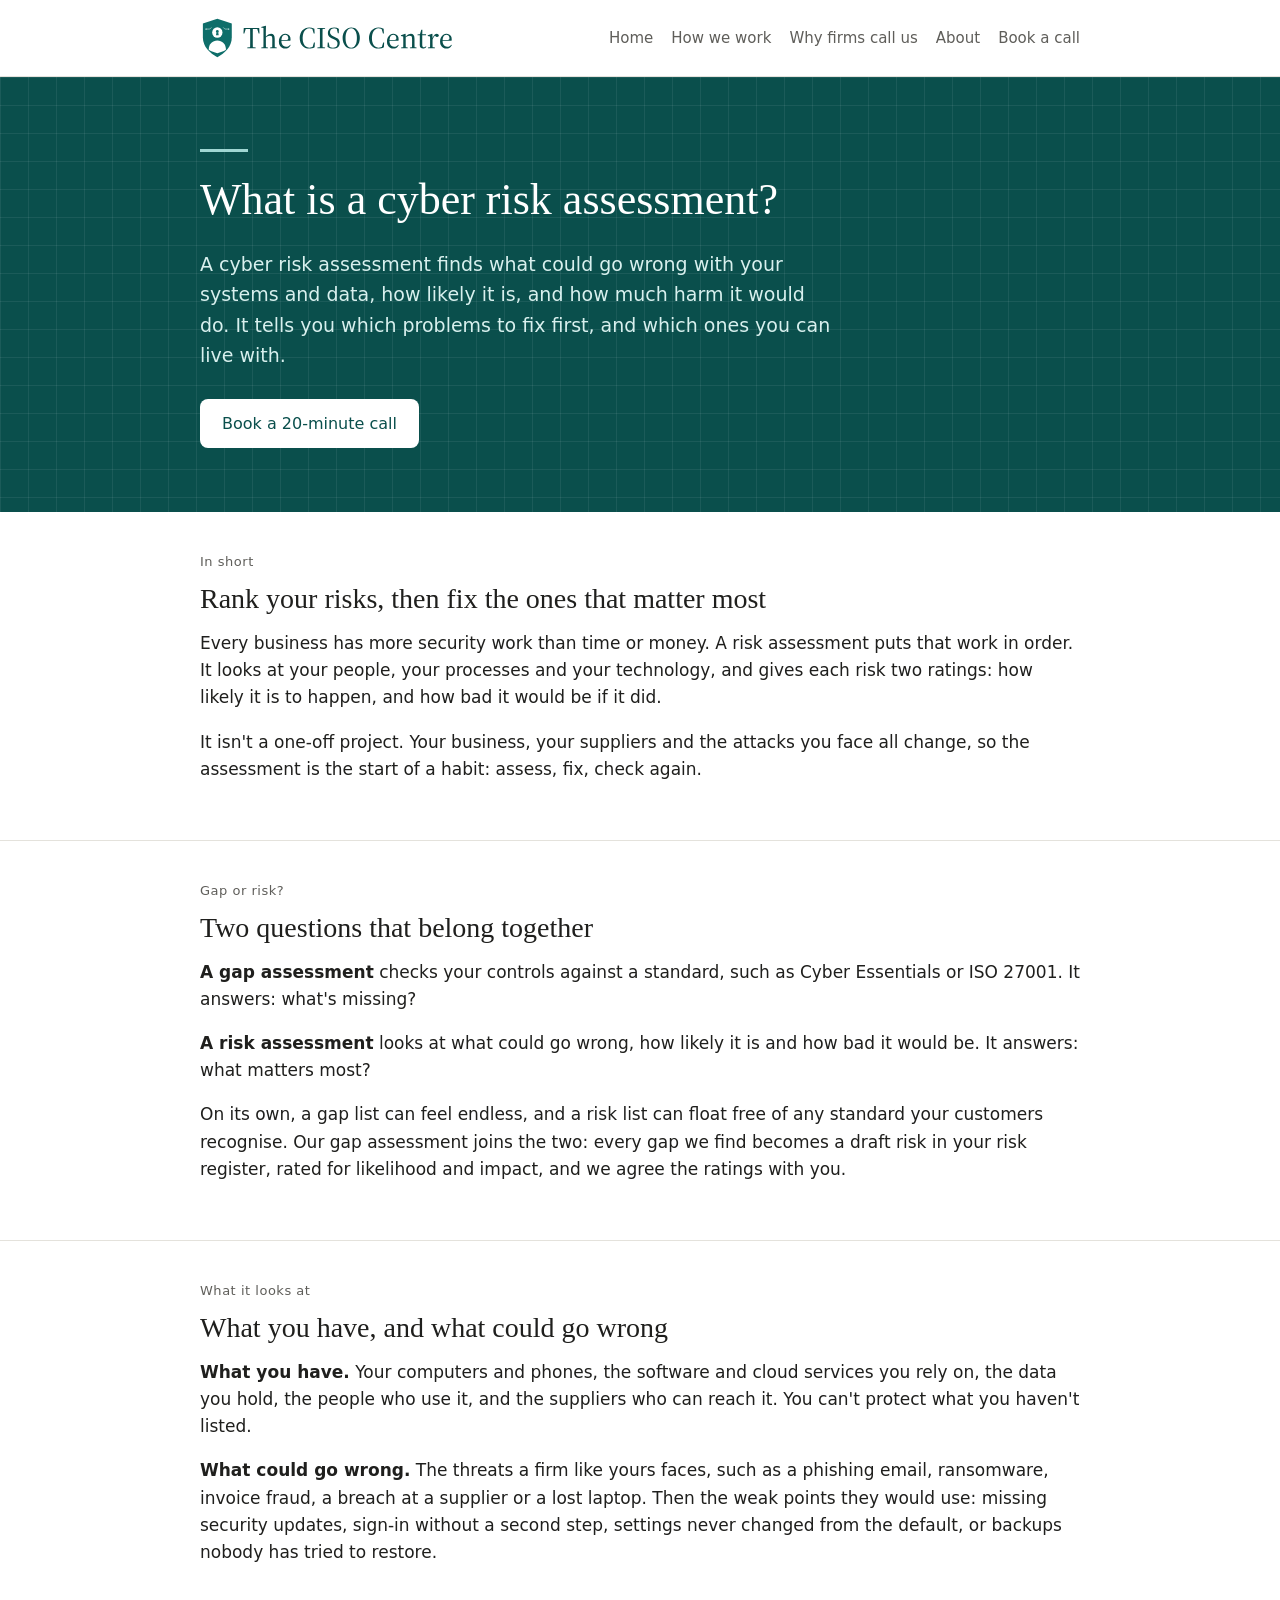
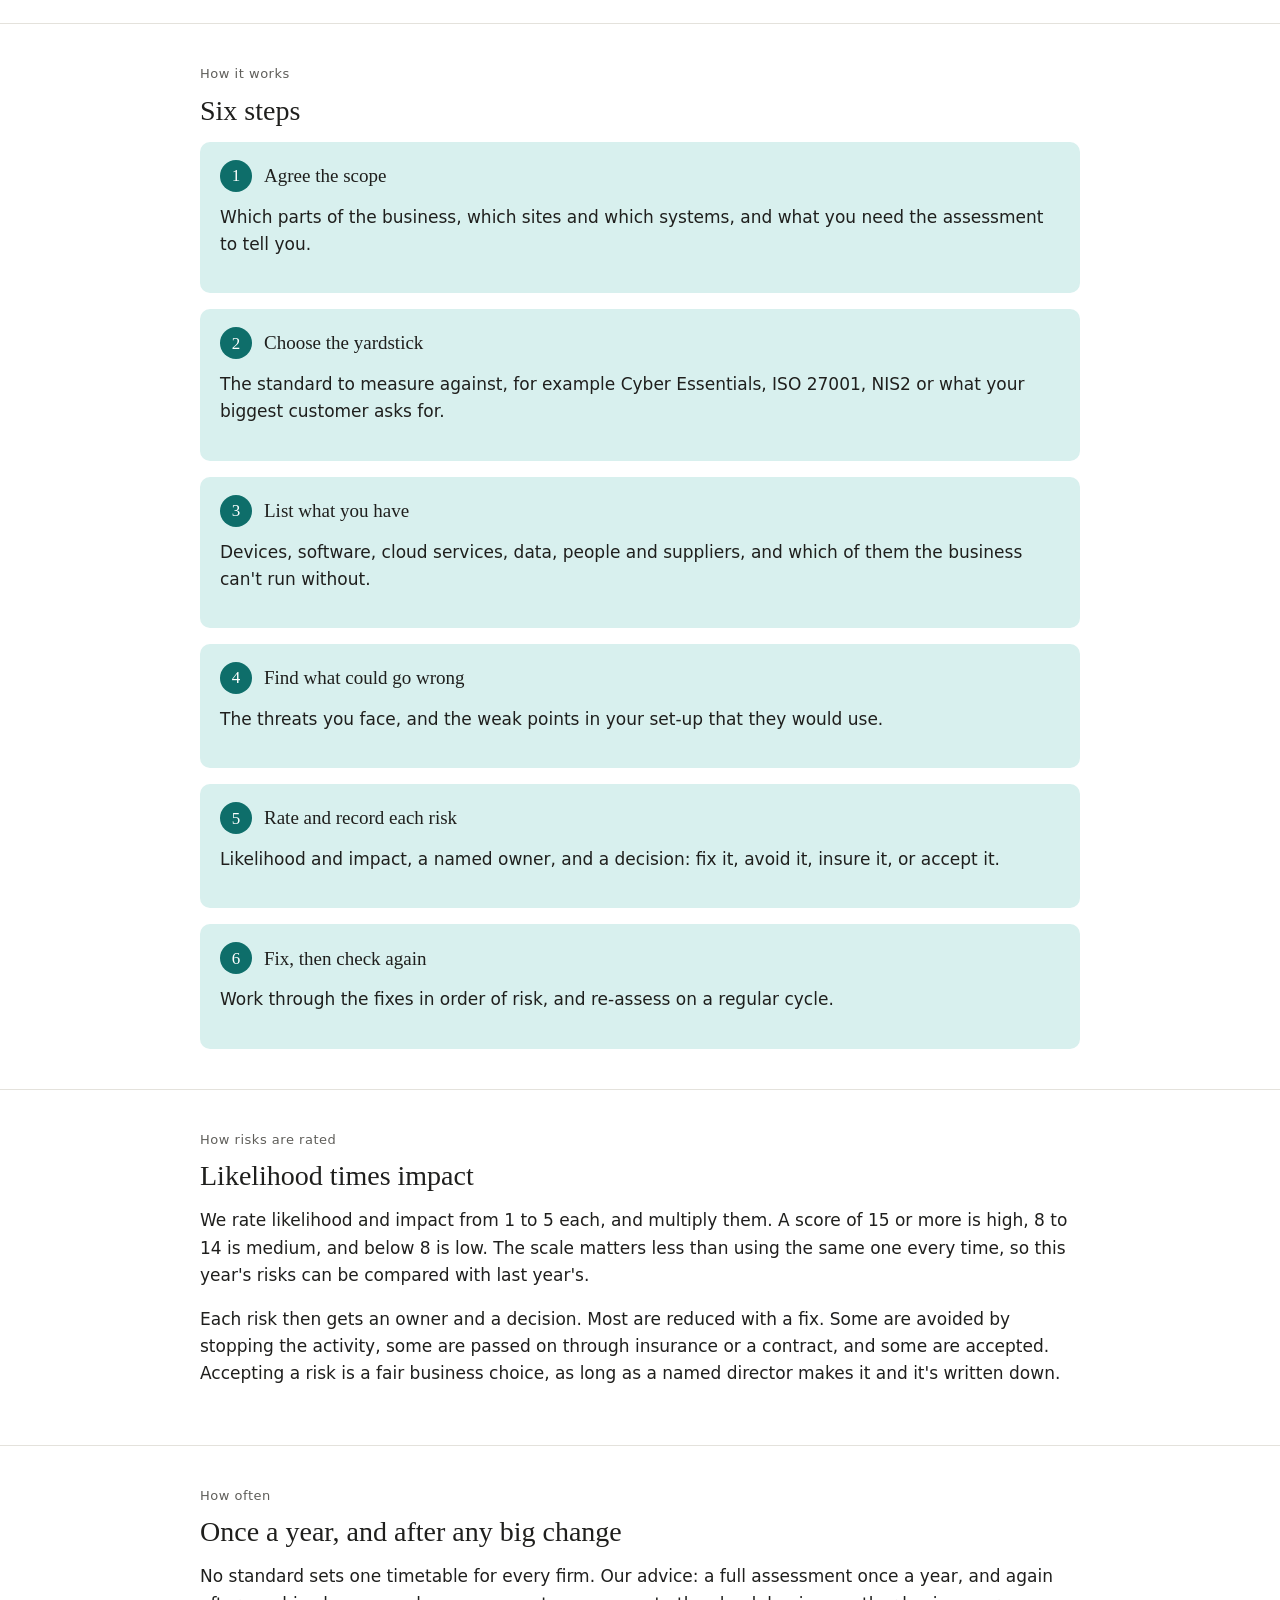
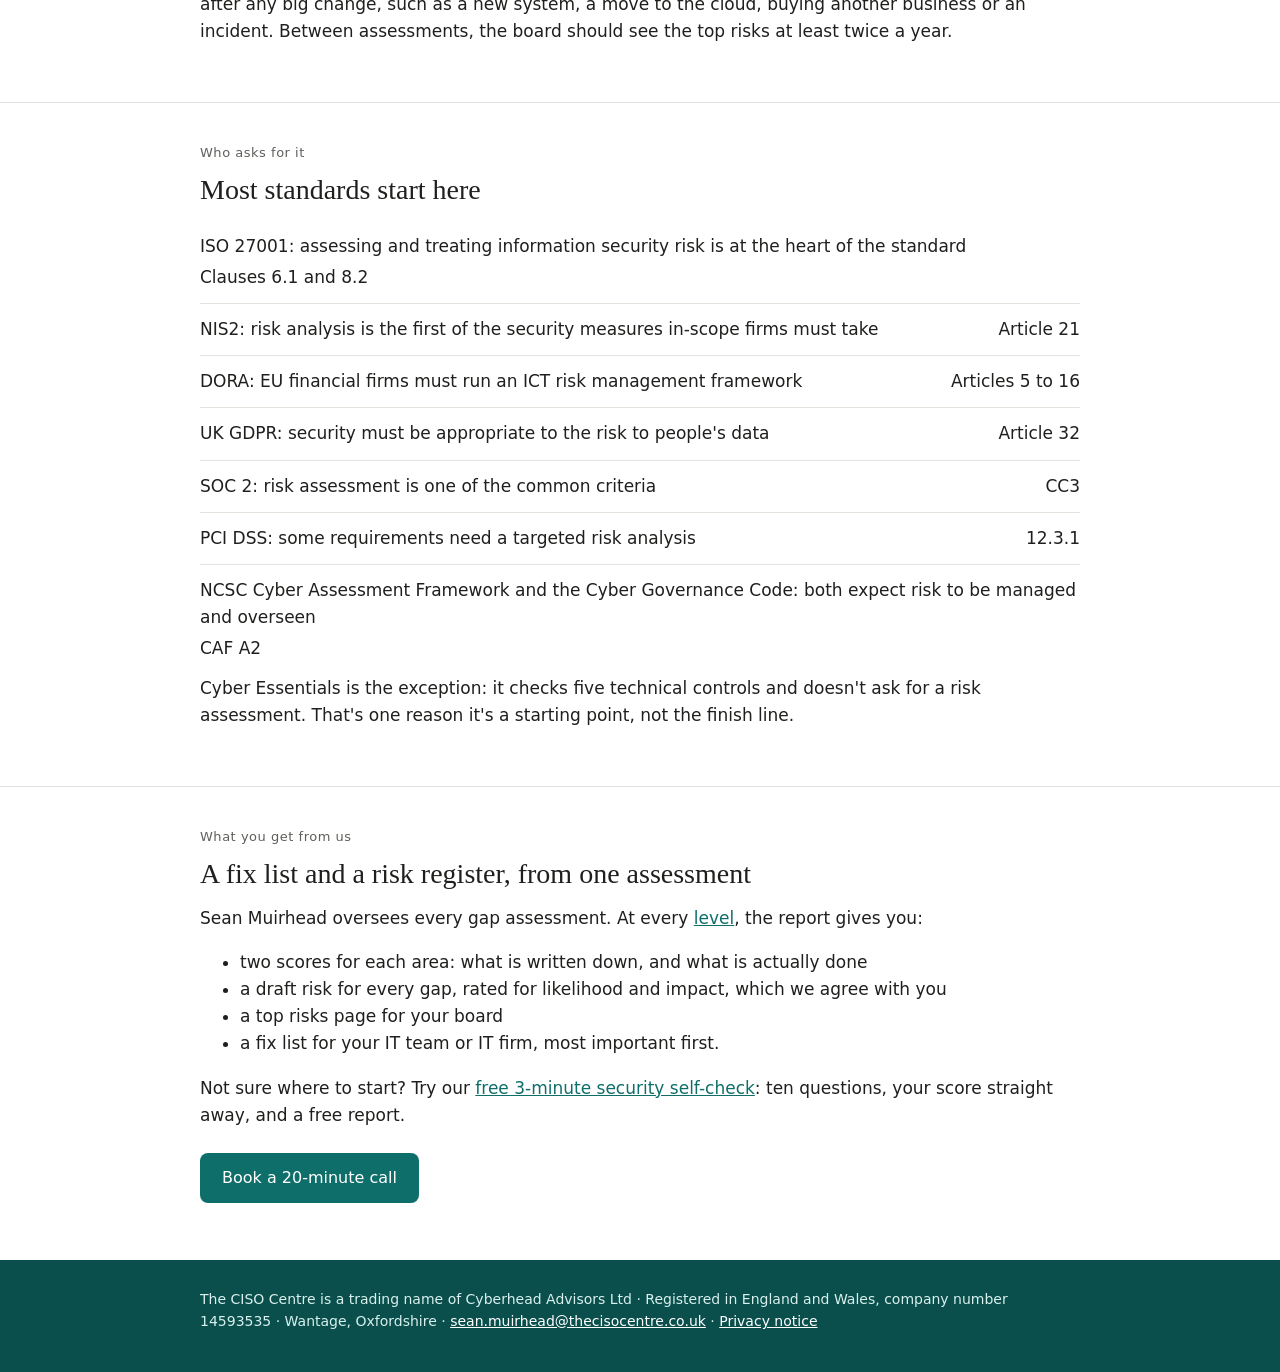
<file: risk-assessment/index.html>
<!doctype html>
<html lang="en-GB">
<head>
<meta charset="utf-8">
<meta name="viewport" content="width=device-width, initial-scale=1">
<title>What is a cyber risk assessment? · The CISO Centre</title>
<link rel="canonical" href="https://thecisocentre.co.uk/risk-assessment/">
<meta name="description" content="A plain-English guide to cyber risk assessment for UK firms: what it looks at, the six steps, how risks are rated, how often to do one, which standards ask for it, and how it differs from a gap assessment.">
<link rel="stylesheet" href="../assets/site.css">
<link rel="icon" type="image/png" sizes="32x32" href="../assets/brand/ciso-centre-icon-32.png">
<link rel="apple-touch-icon" href="../assets/brand/ciso-centre-icon-180.png">
<script>document.documentElement.classList.add('js')</script>
</head>
<body>
<header class="site-header"><div class="wrap">
  <a class="brand" href="../"><img src="../assets/brand/ciso-centre-logo-short.svg" alt="The CISO Centre" height="44"></a>
  <button class="nav-toggle" type="button" aria-controls="site-nav" aria-expanded="false" aria-label="Menu"><span class="nav-toggle-bar"></span><span class="nav-toggle-bar"></span><span class="nav-toggle-bar"></span></button>
  <nav class="nav" id="site-nav" aria-label="Main">
    <a href="../">Home</a>
    <a href="../how-we-work/">How we work</a>
    <a href="../#why">Why firms call us</a>
    <a href="../about/">About</a>
    <a href="../book/">Book a call</a>
  </nav>
</div></header>

<main>
  <section class="hero"><div class="wrap">
    <div class="hero-rule"></div>
    <h1>What is a cyber risk assessment?</h1>
    <p class="lead">A cyber risk assessment finds what could go wrong with your systems and data, how likely it is, and how much harm it would do. It tells you which problems to fix first, and which ones you can live with.</p>
    <a class="button" data-booking href="../book/">Book a 20-minute call</a>
  </div></section>

  <section class="section"><div class="wrap">
    <p class="section-label">In short</p>
    <h2>Rank your risks, then fix the ones that matter most</h2>
    <p>Every business has more security work than time or money. A risk assessment puts that work in order. It looks at your people, your processes and your technology, and gives each risk two ratings: how likely it is to happen, and how bad it would be if it did.</p>
    <p>It isn't a one-off project. Your business, your suppliers and the attacks you face all change, so the assessment is the start of a habit: assess, fix, check again.</p>
  </div></section>

  <section class="section"><div class="wrap">
    <p class="section-label">Gap or risk?</p>
    <h2>Two questions that belong together</h2>
    <p><strong>A gap assessment</strong> checks your controls against a standard, such as Cyber Essentials or ISO 27001. It answers: what's missing?</p>
    <p><strong>A risk assessment</strong> looks at what could go wrong, how likely it is and how bad it would be. It answers: what matters most?</p>
    <p>On its own, a gap list can feel endless, and a risk list can float free of any standard your customers recognise. Our gap assessment joins the two: every gap we find becomes a draft risk in your risk register, rated for likelihood and impact, and we agree the ratings with you.</p>
  </div></section>

  <section class="section"><div class="wrap">
    <p class="section-label">What it looks at</p>
    <h2>What you have, and what could go wrong</h2>
    <p><strong>What you have.</strong> Your computers and phones, the software and cloud services you rely on, the data you hold, the people who use it, and the suppliers who can reach it. You can't protect what you haven't listed.</p>
    <p><strong>What could go wrong.</strong> The threats a firm like yours faces, such as a phishing email, ransomware, invoice fraud, a breach at a supplier or a lost laptop. Then the weak points they would use: missing security updates, sign-in without a second step, settings never changed from the default, or backups nobody has tried to restore.</p>
  </div></section>

  <section class="section"><div class="wrap">
    <p class="section-label">How it works</p>
    <h2>Six steps</h2>
    <ol class="flow">
      <li class="flow-stage"><h3><span class="flow-num">1</span>Agree the scope</h3><p>Which parts of the business, which sites and which systems, and what you need the assessment to tell you.</p></li>
      <li class="flow-stage"><h3><span class="flow-num">2</span>Choose the yardstick</h3><p>The standard to measure against, for example Cyber Essentials, ISO 27001, NIS2 or what your biggest customer asks for.</p></li>
      <li class="flow-stage"><h3><span class="flow-num">3</span>List what you have</h3><p>Devices, software, cloud services, data, people and suppliers, and which of them the business can't run without.</p></li>
      <li class="flow-stage"><h3><span class="flow-num">4</span>Find what could go wrong</h3><p>The threats you face, and the weak points in your set-up that they would use.</p></li>
      <li class="flow-stage"><h3><span class="flow-num">5</span>Rate and record each risk</h3><p>Likelihood and impact, a named owner, and a decision: fix it, avoid it, insure it, or accept it.</p></li>
      <li class="flow-stage"><h3><span class="flow-num">6</span>Fix, then check again</h3><p>Work through the fixes in order of risk, and re-assess on a regular cycle.</p></li>
    </ol>
  </div></section>

  <section class="section"><div class="wrap">
    <p class="section-label">How risks are rated</p>
    <h2>Likelihood times impact</h2>
    <p>We rate likelihood and impact from 1 to 5 each, and multiply them. A score of 15 or more is high, 8 to 14 is medium, and below 8 is low. The scale matters less than using the same one every time, so this year's risks can be compared with last year's.</p>
    <p>Each risk then gets an owner and a decision. Most are reduced with a fix. Some are avoided by stopping the activity, some are passed on through insurance or a contract, and some are accepted. Accepting a risk is a fair business choice, as long as a named director makes it and it's written down.</p>
  </div></section>

  <section class="section"><div class="wrap">
    <p class="section-label">How often</p>
    <h2>Once a year, and after any big change</h2>
    <p>No standard sets one timetable for every firm. Our advice: a full assessment once a year, and again after any big change, such as a new system, a move to the cloud, buying another business or an incident. Between assessments, the board should see the top risks at least twice a year.</p>
  </div></section>

  <section class="section"><div class="wrap">
    <p class="section-label">Who asks for it</p>
    <h2>Most standards start here</h2>
    <ul class="price-list">
      <li><span>ISO 27001: assessing and treating information security risk is at the heart of the standard</span><span class="price">Clauses 6.1 and 8.2</span></li>
      <li><span>NIS2: risk analysis is the first of the security measures in-scope firms must take</span><span class="price">Article 21</span></li>
      <li><span>DORA: EU financial firms must run an ICT risk management framework</span><span class="price">Articles 5 to 16</span></li>
      <li><span>UK GDPR: security must be appropriate to the risk to people's data</span><span class="price">Article 32</span></li>
      <li><span>SOC 2: risk assessment is one of the common criteria</span><span class="price">CC3</span></li>
      <li><span>PCI DSS: some requirements need a targeted risk analysis</span><span class="price">12.3.1</span></li>
      <li><span>NCSC Cyber Assessment Framework and the Cyber Governance Code: both expect risk to be managed and overseen</span><span class="price">CAF A2</span></li>
    </ul>
    <p>Cyber Essentials is the exception: it checks five technical controls and doesn't ask for a risk assessment. That's one reason it's a starting point, not the finish line.</p>
  </div></section>

  <section class="section"><div class="wrap">
    <p class="section-label">What you get from us</p>
    <h2>A fix list and a risk register, from one assessment</h2>
    <p>Sean Muirhead oversees every gap assessment. At every <a href="../#levels">level</a>, the report gives you:</p>
    <ul>
      <li>two scores for each area: what is written down, and what is actually done</li>
      <li>a draft risk for every gap, rated for likelihood and impact, which we agree with you</li>
      <li>a top risks page for your board</li>
      <li>a fix list for your IT team or IT firm, most important first.</li>
    </ul>
    <p>Not sure where to start? Try our <a href="https://check.thecisocentre.co.uk/">free 3-minute security self-check</a>: ten questions, your score straight away, and a free report.</p>
    <p style="margin-top:24px"><a class="button" data-booking href="../book/">Book a 20-minute call</a></p>
  </div></section>
</main>

<footer class="site-footer"><div class="wrap">
  <p>The CISO Centre is a trading name of Cyberhead Advisors Ltd · Registered in England and Wales, company number 14593535 · Wantage, Oxfordshire · <a href="mailto:sean.muirhead@thecisocentre.co.uk">sean.muirhead@thecisocentre.co.uk</a> · <a href="../privacy/">Privacy notice</a></p>
</div></footer>
<script src="../assets/nav.js" defer></script>
</body>
</html>
</file>
<file: assets/site.css>
:root {
  --navy: #0E6E6A;
  --navy-dark: #0A4F4C;
  --ink: #1f1f1d;
  --muted: #5f5e5a;
  --line: #e4e2dc;
  --panel: #D8F0EE;
  --sky: #9FD6D2;
  --sky-light: #D8F0EE;
  --bg: #ffffff;
  --serif: "Iowan Old Style", "Palatino Linotype", Palatino, Georgia, "Times New Roman", serif;
  --sans: system-ui, -apple-system, "Segoe UI", Roboto, "Helvetica Neue", Arial, sans-serif;
}

* { box-sizing: border-box; }
html { -webkit-text-size-adjust: 100%; }
body { margin: 0; background: var(--bg); color: var(--ink); font-family: var(--sans); font-size: 17px; line-height: 1.6; }
img { max-width: 100%; height: auto; }
a { color: var(--navy); }
a:hover { color: var(--navy-dark); }
h1, h2, h3 { font-family: var(--serif); font-weight: 500; line-height: 1.25; margin: 0 0 0.5em; }
h1 { font-size: clamp(30px, 6vw, 44px); }
h2 { font-size: clamp(22px, 4vw, 28px); }
h3 { font-size: 19px; }
p { margin: 0 0 1em; }

.wrap { max-width: 920px; margin: 0 auto; padding: 0 20px; }

.site-header { border-bottom: 1px solid var(--line); }
.site-header .wrap { display: flex; flex-wrap: wrap; align-items: center; justify-content: space-between; gap: 8px 24px; padding-top: 16px; padding-bottom: 16px; }
.brand { display: block; text-decoration: none; }
.brand img { display: block; height: 44px; width: auto; }
/* CISO Centre logo: two links over one image. Whole logo -> CISO Centre page; the 'by Cyberhead Advisors' line -> site homepage. */
.nav-toggle { display: none; background: none; border: 0; width: 44px; height: 44px; padding: 10px; margin-right: -10px; cursor: pointer; }
.nav-toggle-bar { display: block; height: 2px; background: var(--ink); margin: 5px 0; border-radius: 1px; }
.nav { display: flex; flex-wrap: wrap; gap: 4px 18px; font-size: 15px; }
.nav a { color: var(--muted); text-decoration: none; }
.nav a:hover, .nav a[aria-current="page"] { color: var(--navy); }

@media (max-width: 639px) {
  .brand img { height: 36px; }
  .js .nav-toggle { display: block; }
  .js .nav { display: none; width: 100%; flex-direction: column; gap: 0; }
  .js .nav.open { display: flex; }
  .js .nav a { padding: 10px 0; border-top: 1px solid var(--line); }
}

.hero {
  padding: 72px 0 64px;
  color: #fff;
  background-color: var(--navy-dark);
  background-image:
    linear-gradient(rgba(255,255,255,0.07) 1px, transparent 1px),
    linear-gradient(90deg, rgba(255,255,255,0.07) 1px, transparent 1px);
  background-size: 28px 28px;
}
.hero h1 { color: #fff; }
.hero-rule { width: 48px; height: 3px; background: var(--sky); margin-bottom: 20px; }
.hero p.lead { font-size: 19px; color: var(--sky-light); max-width: 640px; margin-bottom: 28px; }
.hero a:not(.button) { color: #fff; }
.hero .button { background: #fff; color: var(--navy-dark); }
.hero .button:hover { background: var(--sky-light); color: var(--navy-dark); }
.hero .person { flex-wrap: wrap; align-items: flex-start; }
.hero .person > div { flex: 1 1 260px; }
.hero .headshot { flex-basis: 112px; width: 112px; height: 112px; border: 3px solid rgba(255,255,255,0.85); }

.section { padding: 40px 0; border-bottom: 1px solid var(--line); }
.section:last-of-type { border-bottom: 0; }
.section-label { font-size: 13px; letter-spacing: 0.04em; color: var(--muted); margin: 0 0 8px; }

.grid-3 { display: grid; grid-template-columns: repeat(auto-fit, minmax(220px, 1fr)); gap: 16px; }
.grid-2 { display: grid; grid-template-columns: minmax(0, 1fr); gap: 16px; }
@media (min-width: 640px) { .grid-2 { grid-template-columns: repeat(2, minmax(0, 1fr)); } }
.tile { background: var(--panel); border-radius: 10px; padding: 18px 20px; }
.tile h3 { margin-bottom: 6px; }
.tile p:last-child { margin-bottom: 0; }

.figure { background: var(--panel); border-radius: 10px; padding: 18px 20px; }
.figure .num { font-family: var(--serif); font-size: clamp(30px, 7vw, 40px); line-height: 1; color: var(--navy); display: block; margin-bottom: 6px; }
.figure .label { font-size: 15px; color: var(--muted); }

.price-list { list-style: none; padding: 0; margin: 0; }
.price-list li { display: flex; flex-wrap: wrap; justify-content: space-between; gap: 4px 16px; padding: 12px 0; border-bottom: 1px solid var(--line); }
.price-list li:last-child { border-bottom: 0; }
.price-list .price { font-weight: 500; }

.steps { padding-left: 1.2em; margin: 0; }
.steps li { margin-bottom: 6px; }

.person { display: flex; gap: 18px; align-items: center; }
.headshot { flex: 0 0 88px; width: 88px; height: 88px; border-radius: 50%; object-fit: cover; }
.initials { flex: 0 0 72px; width: 72px; height: 72px; border-radius: 50%; background: var(--panel); color: var(--navy-dark); display: flex; align-items: center; justify-content: center; font-family: var(--serif); font-size: 24px; }

.qa dt { font-weight: 500; margin-top: 14px; }
.qa dd { margin: 4px 0 0; color: var(--muted); }

.door { display: block; background: var(--panel); border-radius: 10px; padding: 20px 22px; text-decoration: none; color: var(--ink); border: 1px solid transparent; }
.door:hover { border-color: var(--navy); color: var(--ink); }
.door h3 { color: var(--navy); }
.door p { margin: 0; color: var(--muted); font-size: 16px; }

.button { display: inline-block; background: var(--navy); color: #fff; text-decoration: none; padding: 12px 22px; border-radius: 8px; font-size: 16px; }
.button:hover { background: var(--navy-dark); color: #fff; }
.button-secondary { background: transparent; color: var(--navy); border: 1px solid var(--navy); }
.button-secondary:hover { background: var(--panel); color: var(--navy-dark); }

.note { font-size: 15px; color: var(--muted); }

.site-footer { background: var(--navy-dark); padding: 28px 0 40px; font-size: 14px; color: var(--sky-light); }
.site-footer a { color: #fff; }
.site-footer p { margin: 0; }

/* The CISO Centre pages: same components, green colours */
.price-tag { font-weight: 500; color: var(--navy-dark); margin: 10px 0 0; }

/* Deal timeline: drawn as a line with stage markers; stacks on phones */
.timeline { list-style: none; margin: 8px 0 0; padding: 0; display: grid; grid-template-columns: repeat(5, minmax(0, 1fr)); gap: 12px; position: relative; }
.timeline::before { content: ""; position: absolute; left: 6px; right: 6px; top: 7px; height: 2px; background: var(--sky); }
.timeline li { position: relative; padding-top: 26px; }
.timeline li::before { content: ""; position: absolute; left: 0; top: 0; width: 12px; height: 12px; border-radius: 50%; background: #fff; border: 3px solid var(--navy); }
.timeline .stage { display: block; font-family: var(--serif); font-size: 18px; color: var(--navy-dark); margin-bottom: 4px; }
.timeline .role { display: block; font-size: 15px; color: var(--muted); line-height: 1.4; }
@media (max-width: 639px) {
  .timeline { grid-template-columns: 1fr; gap: 18px; padding-left: 26px; }
  .timeline::before { left: 6px; right: auto; top: 6px; bottom: 6px; width: 2px; height: auto; }
  .timeline li { padding-top: 0; }
  .timeline li::before { left: -26px; top: 4px; }
}

/* Section illustrations */
.illus { display: block; width: 100%; max-width: 560px; height: auto; margin: 4px 0 20px; }
.illus-small { max-width: 240px; }

/* How we work: numbered stages, each split into what happens / you get / why it matters */
.flow { list-style: none; margin: 0; padding: 0; display: grid; gap: 16px; }
.flow-stage { background: var(--panel); border-radius: 10px; padding: 18px 20px; }
.flow-stage h3 { display: flex; align-items: center; gap: 12px; margin-bottom: 12px; }
.flow-num { flex: 0 0 32px; width: 32px; height: 32px; border-radius: 50%; background: var(--navy); color: #fff; display: inline-flex; align-items: center; justify-content: center; font-family: var(--serif); font-size: 17px; }
.flow-parts { display: grid; grid-template-columns: minmax(0, 1fr); gap: 4px 20px; margin: 0; }
.flow-parts dt { font-size: 13px; letter-spacing: 0.04em; color: var(--muted); margin-top: 6px; }
.flow-parts dd { margin: 0; }
@media (min-width: 760px) {
  .flow-parts { grid-template-columns: 9.5em minmax(0, 1fr); }
  .flow-parts dt { margin-top: 3px; }
}
.flow-parts dt:last-of-type + dd { font-weight: 500; color: var(--navy-dark); }

.hero .hero-alt { margin: 14px 0 0; font-size: 15px; }
</file>
